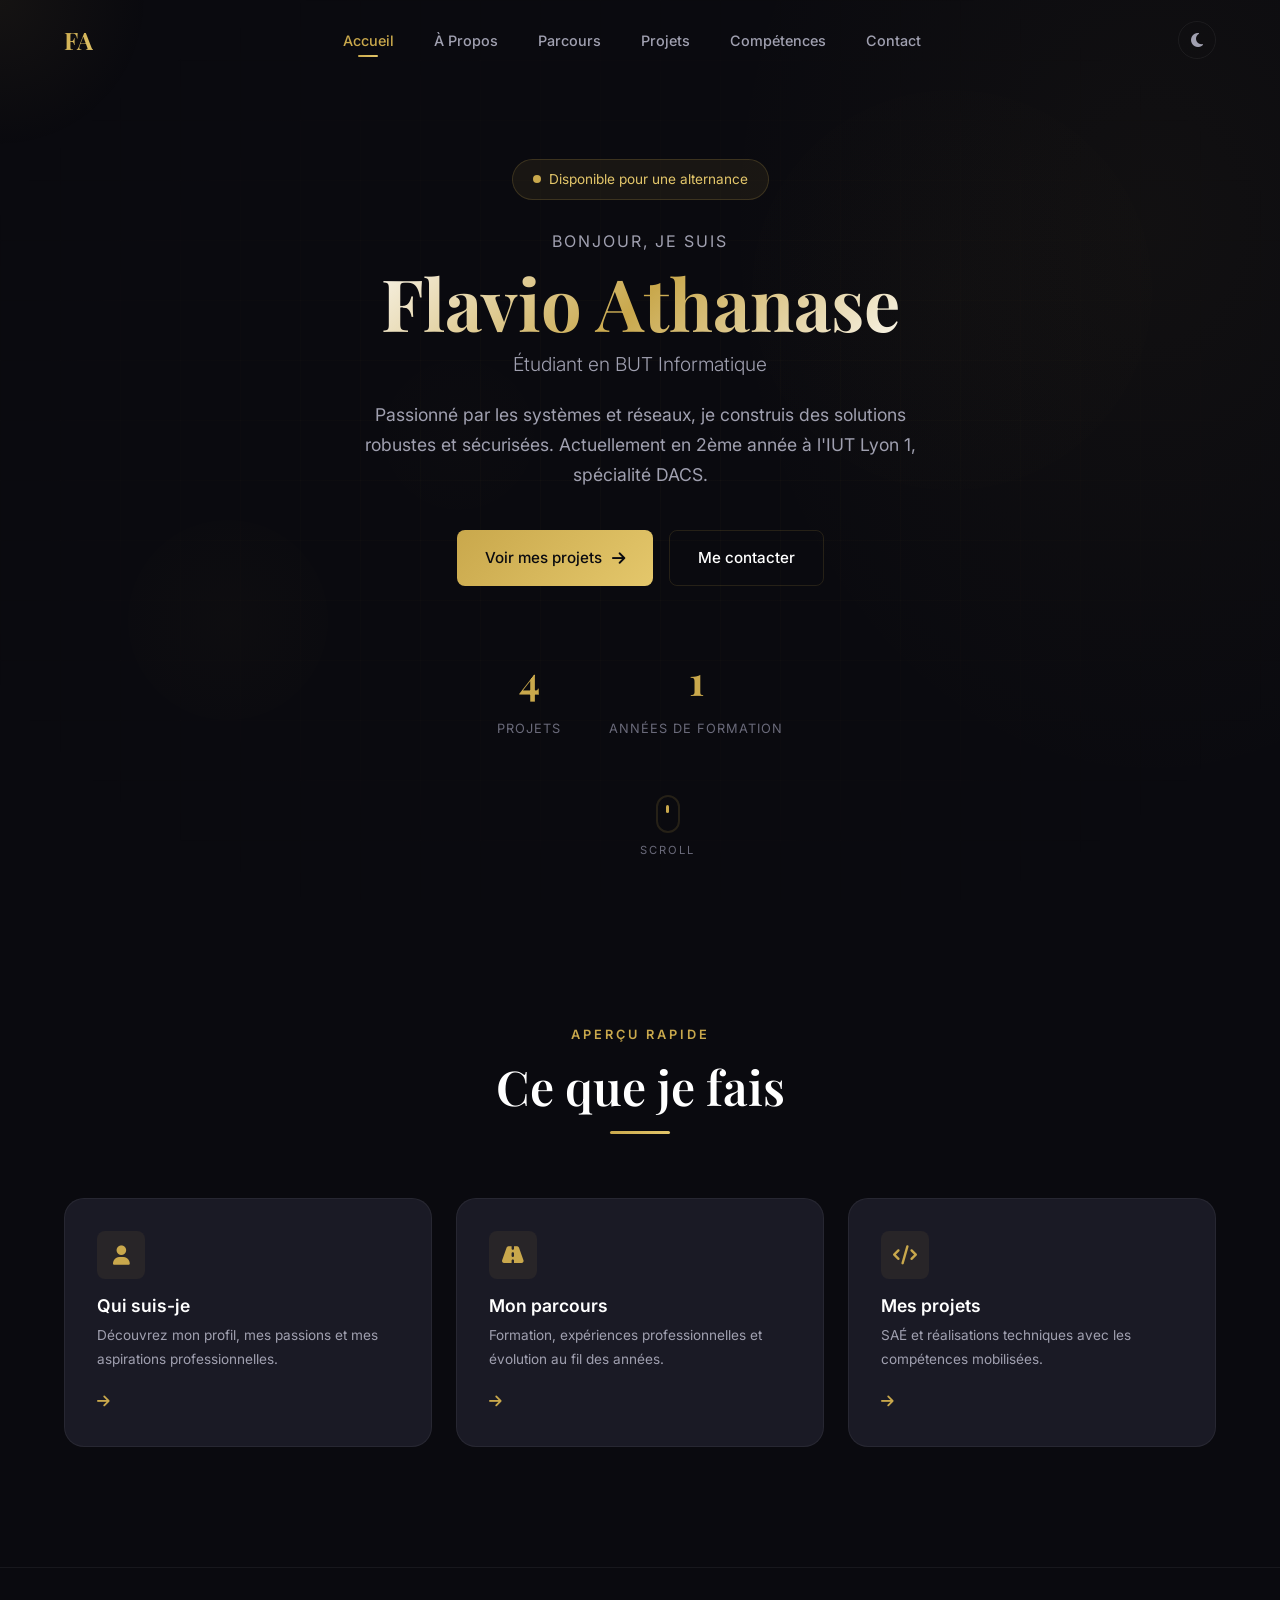
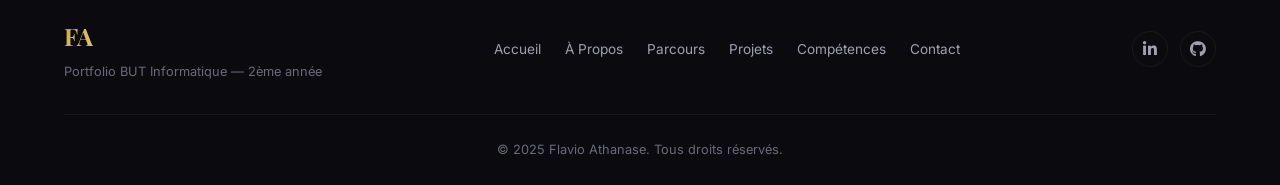
<file: index.html>
<!DOCTYPE html>
<html lang="fr">
<head>
    <meta charset="UTF-8">
    <meta name="viewport" content="width=device-width, initial-scale=1.0">
    <title>Flavio Athanase | Portfolio BUT Informatique</title>
    <link rel="preconnect" href="https://fonts.googleapis.com">
    <link rel="preconnect" href="https://fonts.gstatic.com" crossorigin>
    <link href="https://fonts.googleapis.com/css2?family=Inter:wght@300;400;500;600;700;800&family=Playfair+Display:wght@400;500;600;700&display=swap" rel="stylesheet">
    <link rel="stylesheet" href="https://cdnjs.cloudflare.com/ajax/libs/font-awesome/6.5.1/css/all.min.css">
    <link rel="stylesheet" href="css/style.css">
    <script>if(localStorage.getItem("portfolio_theme")==="light")document.documentElement.setAttribute("data-theme","light");</script>
</head>
<body>
    <!-- Cursor glow effect -->
    <div class="cursor-glow" id="cursorGlow"></div>

    <!-- Navigation -->
    <nav class="navbar" id="navbar">
        <div class="nav-container">
            <a href="index.html" class="nav-logo">
                <span class="logo-text">FA</span>
            </a>
            <ul class="nav-menu" id="navMenu">
                <li><a href="index.html" class="nav-link active">Accueil</a></li>
                <li><a href="apropos.html" class="nav-link">&Agrave; Propos</a></li>
                <li><a href="parcours.html" class="nav-link">Parcours</a></li>
                <li><a href="projets.html" class="nav-link">Projets</a></li>
                <li><a href="competences.html" class="nav-link">Comp&eacute;tences</a></li>
                <li><a href="contact.html" class="nav-link">Contact</a></li>
            </ul>
            <button class="theme-toggle" id="themeToggle" aria-label="Changer de th&egrave;me"><i class="fas fa-moon"></i><i class="fas fa-sun"></i></button>
            <button class="nav-toggle" id="navToggle" aria-label="Menu">
                <span></span>
                <span></span>
                <span></span>
            </button>
        </div>
    </nav>

    <!-- Hero / Accueil -->
    <section class="hero-section">
        <div class="hero-bg-effects">
            <div class="hero-gradient"></div>
            <div class="hero-grid"></div>
            <div class="floating-shapes">
                <div class="shape shape-1"></div>
                <div class="shape shape-2"></div>
                <div class="shape shape-3"></div>
            </div>
        </div>
        <div class="hero-content">
            <div class="hero-badge">
                <span class="badge-dot"></span>
                Disponible pour une alternance
            </div>
            <h1 class="hero-title">
                <span class="hero-greeting">Bonjour, je suis</span>
                <span class="hero-name">Flavio Athanase</span>
                <span class="hero-subtitle">&Eacute;tudiant en BUT Informatique</span>
            </h1>
            <p class="hero-description">
                Passionn&eacute; par les syst&egrave;mes et r&eacute;seaux, je construis des solutions robustes et s&eacute;curis&eacute;es. 
                Actuellement en 2&egrave;me ann&eacute;e &agrave; l'IUT Lyon 1, sp&eacute;cialit&eacute; DACS.
            </p>
            <div class="hero-cta">
                <a href="projets.html" class="btn btn-primary">
                    <span>Voir mes projets</span>
                    <i class="fas fa-arrow-right"></i>
                </a>
                <a href="contact.html" class="btn btn-outline">
                    <span>Me contacter</span>
                </a>
            </div>
            <div class="hero-stats">
                <div class="stat-item">
                    <span class="stat-number" data-count="4">0</span>
                    <span class="stat-label">Projets</span>
                </div>
                <div class="stat-item">
                    <span class="stat-number" data-count="2">0</span>
                    <span class="stat-label">Ann&eacute;es de formation</span>
                </div>
            </div>
        </div>
        <div class="scroll-indicator">
            <div class="mouse">
                <div class="wheel"></div>
            </div>
            <span>Scroll</span>
        </div>
    </section>

    <!-- Quick preview sections on homepage -->
    <section class="section">
        <div class="container">
            <div class="section-header">
                <span class="section-tag">Aper&ccedil;u rapide</span>
                <h2 class="section-title">Ce que je fais</h2>
                <div class="section-line"></div>
            </div>
            <div class="quick-cards">
                <a href="apropos.html" class="quick-card">
                    <div class="quick-icon"><i class="fas fa-user"></i></div>
                    <h3>Qui suis-je</h3>
                    <p>D&eacute;couvrez mon profil, mes passions et mes aspirations professionnelles.</p>
                    <span class="quick-arrow"><i class="fas fa-arrow-right"></i></span>
                </a>
                <a href="parcours.html" class="quick-card">
                    <div class="quick-icon"><i class="fas fa-road"></i></div>
                    <h3>Mon parcours</h3>
                    <p>Formation, exp&eacute;riences professionnelles et &eacute;volution au fil des ann&eacute;es.</p>
                    <span class="quick-arrow"><i class="fas fa-arrow-right"></i></span>
                </a>
                <a href="projets.html" class="quick-card">
                    <div class="quick-icon"><i class="fas fa-code"></i></div>
                    <h3>Mes projets</h3>
                    <p>SA&Eacute; et r&eacute;alisations techniques avec les comp&eacute;tences mobilis&eacute;es.</p>
                    <span class="quick-arrow"><i class="fas fa-arrow-right"></i></span>
                </a>

            </div>
        </div>
    </section>

    <!-- Footer -->
    <footer class="footer">
        <div class="container">
            <div class="footer-content">
                <div class="footer-logo">
                    <span class="logo-text">FA</span>
                    <p>Portfolio BUT Informatique &mdash; 2&egrave;me ann&eacute;e</p>
                </div>
                <div class="footer-links">
                    <a href="index.html">Accueil</a>
                    <a href="apropos.html">&Agrave; Propos</a>
                    <a href="parcours.html">Parcours</a>
                    <a href="projets.html">Projets</a>
                    <a href="competences.html">Comp&eacute;tences</a>
                    <a href="contact.html">Contact</a>
                </div>
                <div class="footer-socials">
                    <a href="https://www.linkedin.com/in/flavio-athanase-605983305/" target="_blank" rel="noopener"><i class="fab fa-linkedin-in"></i></a>
                    <a href="https://github.com/Flay973" target="_blank" rel="noopener"><i class="fab fa-github"></i></a>
                </div>
            </div>
            <div class="footer-bottom">
                <p>&copy; 2025 Flavio Athanase. Tous droits r&eacute;serv&eacute;s.</p>
            </div>
        </div>
    </footer>

    <script src="js/main.js"></script>
</body>
</html>
</file>
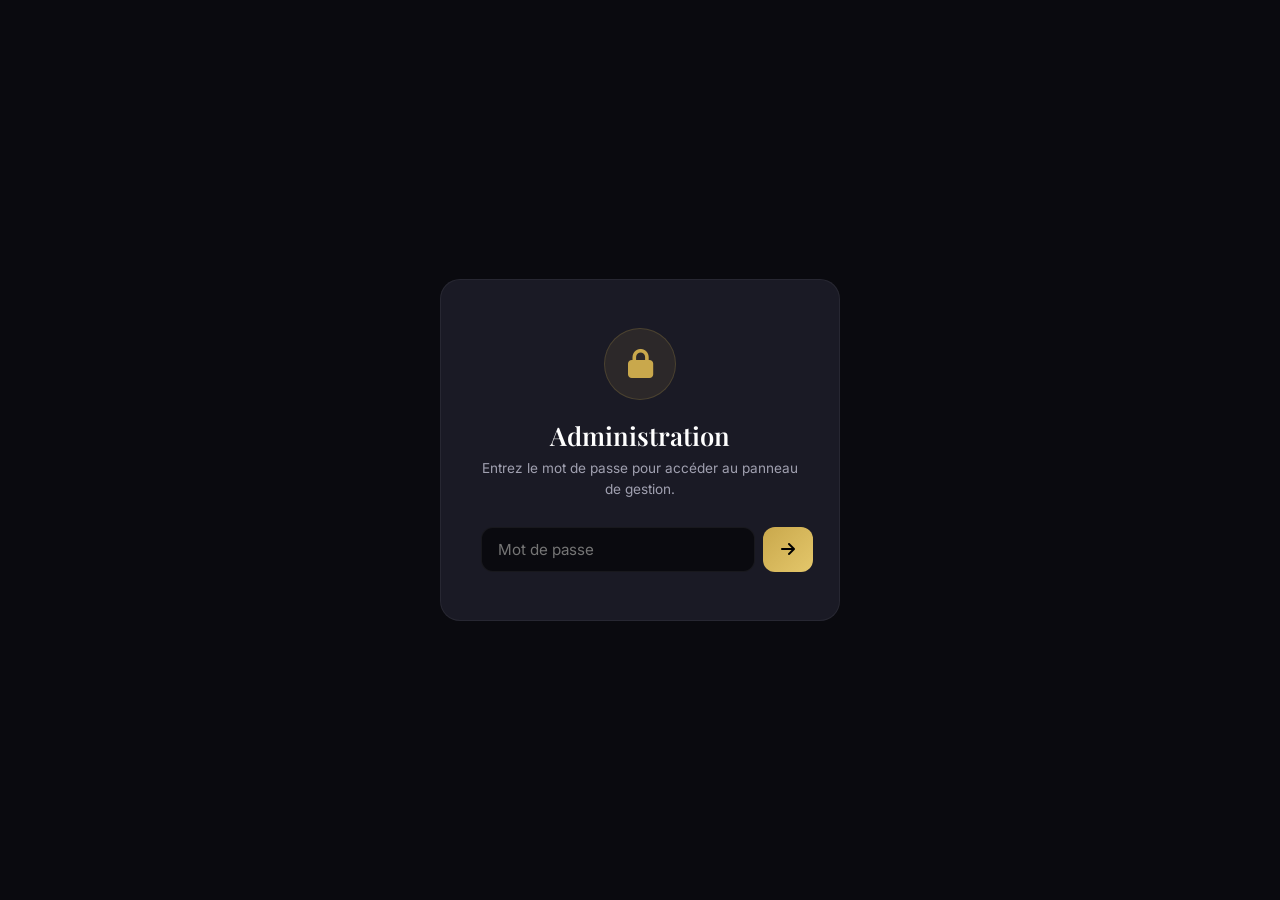
<file: admin.html>
<!DOCTYPE html>
<html lang="fr">
<head>
    <meta charset="UTF-8">
    <meta name="viewport" content="width=device-width, initial-scale=1.0">
    <title>Administration | Portfolio</title>
    <link rel="preconnect" href="https://fonts.googleapis.com">
    <link rel="preconnect" href="https://fonts.gstatic.com" crossorigin>
    <link href="https://fonts.googleapis.com/css2?family=Inter:wght@300;400;500;600;700;800&family=Playfair+Display:wght@400;500;600;700&display=swap" rel="stylesheet">
    <link rel="stylesheet" href="https://cdnjs.cloudflare.com/ajax/libs/font-awesome/6.5.1/css/all.min.css">
    <link rel="stylesheet" href="css/style.css">
    <link rel="stylesheet" href="css/admin.css">
    <script>if(localStorage.getItem("portfolio_theme")==="light")document.documentElement.setAttribute("data-theme","light");</script>
</head>
<body>
    <div class="cursor-glow" id="cursorGlow"></div>

    <nav class="navbar scrolled" id="navbar">
        <div class="nav-container">
            <a href="index.html" class="nav-logo"><span class="logo-text">FA</span></a>
            <ul class="nav-menu" id="navMenu">
                <li><a href="index.html" class="nav-link">Accueil</a></li>
                <li><a href="apropos.html" class="nav-link">&Agrave; Propos</a></li>
                <li><a href="parcours.html" class="nav-link">Parcours</a></li>
                <li><a href="projets.html" class="nav-link">Projets</a></li>
                <li><a href="competences.html" class="nav-link">Comp&eacute;tences</a></li>
                <li><a href="contact.html" class="nav-link">Contact</a></li>
            </ul>
            <button class="theme-toggle" id="themeToggle" aria-label="Changer de thème"><i class="fas fa-moon"></i><i class="fas fa-sun"></i></button>
            <button class="nav-toggle" id="navToggle" aria-label="Menu"><span></span><span></span><span></span></button>
        </div>
    </nav>

    <div class="breadcrumb visible">
        <div class="breadcrumb-container">
            <a href="index.html"><i class="fas fa-home"></i></a>
            <span class="breadcrumb-separator">/</span>
            <span class="breadcrumb-current">Administration</span>
        </div>
    </div>

    <!-- Login overlay -->
    <div id="adminLogin" class="admin-login-overlay">
        <div class="admin-login-card">
            <div class="admin-login-icon"><i class="fas fa-lock"></i></div>
            <h2>Administration</h2>
            <p>Entrez le mot de passe pour acc&eacute;der au panneau de gestion.</p>
            <form id="loginForm" onsubmit="return false;">
                <div class="admin-login-field">
                    <input type="password" id="adminPassword" placeholder="Mot de passe" autocomplete="current-password">
                    <button type="submit" id="loginBtn"><i class="fas fa-arrow-right"></i></button>
                </div>
                <p id="loginError" class="admin-login-error" style="display:none;">Mot de passe incorrect</p>
            </form>
        </div>
    </div>

    <section class="section page-section" id="adminContent" style="display:none;">
        <div class="container">
            <div class="section-header">
                <span class="section-tag">Panneau de gestion</span>
                <h2 class="section-title">Administration</h2>
                <div class="section-line"></div>
            </div>

            <div class="admin-tabs">
                <button class="admin-tab active" data-tab="projets"><i class="fas fa-code"></i> Projets</button>
                <button class="admin-tab" data-tab="parcours"><i class="fas fa-road"></i> Parcours</button>
                <button class="admin-tab" data-tab="competences"><i class="fas fa-chart-bar"></i> Comp&eacute;tences</button>
                <button class="admin-tab" data-tab="outils"><i class="fas fa-tools"></i> Outils</button>
            </div>

            <!-- PROJETS TAB -->
            <div class="admin-panel" id="panel-projets">
                <div class="admin-header">
                    <h3>Mes projets</h3>
                    <button class="btn btn-primary btn-sm" id="btnAddProjet"><i class="fas fa-plus"></i> Ajouter un projet</button>
                </div>
                <div class="admin-list" id="listProjets"></div>

                <div class="admin-form-overlay" id="formProjet" style="display:none;">
                    <div class="admin-form-container">
                        <div class="admin-form-header">
                            <h3 id="formProjetTitle">Ajouter un projet</h3>
                            <button class="admin-form-close" id="closeFormProjet"><i class="fas fa-times"></i></button>
                        </div>
                        <form id="projetForm">
                            <input type="hidden" id="projetId" value="">
                            <div class="form-row">
                                <div class="form-group">
                                    <label>Nom du projet *</label>
                                    <input type="text" id="projetNom" required placeholder="Ex: SA&Eacute; D&eacute;veloppement Web">
                                </div>
                                <div class="form-group">
                                    <label>Semestre *</label>
                                    <input type="text" id="projetSemestre" required placeholder="Ex: S3">
                                </div>
                            </div>
                            <div class="form-row">
                                <div class="form-group">
                                    <label>Th&egrave;me *</label>
                                    <select id="projetTheme" required>
                                        <option value="scolaire">Scolaire</option>
                                        <option value="alternance">Alternance</option>
                                        <option value="stage">Stage</option>
                                    </select>
                                </div>
                                <div class="form-group">
                                    <label>Ic&ocirc;ne</label>
                                    <select id="projetIcone">
                                        <option value="fa-code">Code</option>
                                        <option value="fa-network-wired">R&eacute;seau</option>
                                        <option value="fa-database">BDD</option>
                                        <option value="fa-laptop-code">Laptop</option>
                                        <option value="fa-shield-alt">S&eacute;curit&eacute;</option>
                                        <option value="fa-server">Serveur</option>
                                        <option value="fa-globe">Web</option>
                                        <option value="fa-mobile-alt">Mobile</option>
                                        <option value="fa-robot">Robot/IA</option>
                                    </select>
                                </div>
                            </div>
                            <div class="form-group">
                                <label>Description courte *</label>
                                <textarea id="projetDescription" rows="2" required placeholder="R&eacute;sum&eacute; en une ou deux phrases"></textarea>
                            </div>
                            <div class="form-group">
                                <label>Description d&eacute;taill&eacute;e</label>
                                <textarea id="projetDetails" rows="4" placeholder="Description compl&egrave;te du projet..."></textarea>
                            </div>
                            <div class="form-group">
                                <label>Technologies (s&eacute;par&eacute;es par des virgules)</label>
                                <input type="text" id="projetTechnologies" placeholder="Ex: Java, HTML/CSS, Git">
                            </div>
                            <div class="form-group">
                                <label>Lien du projet (optionnel)</label>
                                <input type="url" id="projetLien" placeholder="https://github.com/...">
                            </div>
                            <div class="form-group">
                                <label>Objectifs (un par ligne)</label>
                                <textarea id="projetObjectifs" rows="3" placeholder="Analyser le cahier des charges&#10;D&eacute;velopper l'interface"></textarea>
                            </div>
                            <div class="form-group">
                                <label>R&eacute;sultats obtenus</label>
                                <textarea id="projetResultats" rows="2" placeholder="Ce qui a &eacute;t&eacute; accompli..."></textarea>
                            </div>

                            <!-- Comp&eacute;tences utilis&eacute;es -->
                            <div class="form-group">
                                <label>Comp&eacute;tences utilis&eacute;es</label>
                                <div id="projetCompetencesContainer" class="competences-selection"></div>
                            </div>

                            <div class="form-actions">
                                <button type="button" class="btn btn-outline btn-sm" id="cancelProjet">Annuler</button>
                                <button type="submit" class="btn btn-primary btn-sm">Enregistrer</button>
                            </div>
                        </form>
                    </div>
                </div>
            </div>

            <!-- PARCOURS TAB -->
            <div class="admin-panel" id="panel-parcours" style="display:none;">
                <div class="admin-header">
                    <h3>Mon parcours</h3>
                    <button class="btn btn-primary btn-sm" id="btnAddParcours"><i class="fas fa-plus"></i> Ajouter une exp&eacute;rience</button>
                </div>
                <div class="admin-list" id="listParcours"></div>

                <div class="admin-form-overlay" id="formParcours" style="display:none;">
                    <div class="admin-form-container">
                        <div class="admin-form-header">
                            <h3 id="formParcoursTitle">Ajouter une exp&eacute;rience</h3>
                            <button class="admin-form-close" id="closeFormParcours"><i class="fas fa-times"></i></button>
                        </div>
                        <form id="parcoursForm">
                            <input type="hidden" id="parcoursIdx" value="">
                            <div class="form-group">
                                <label>Date / P&eacute;riode *</label>
                                <input type="text" id="parcoursDate" required placeholder="Ex: Depuis Septembre 2025">
                            </div>
                            <div class="form-group">
                                <label>Titre *</label>
                                <input type="text" id="parcoursTitre" required placeholder="Ex: Alternance D&eacute;veloppeur">
                            </div>
                            <div class="form-row">
                                <div class="form-group">
                                    <label>Lieu / Entreprise *</label>
                                    <input type="text" id="parcoursLieu" required placeholder="Ex: Google France">
                                </div>
                                <div class="form-group">
                                    <label>Type</label>
                                    <select id="parcoursType">
                                        <option value="formation">Formation</option>
                                        <option value="travail">Travail / Stage</option>
                                        <option value="projet">Projet personnel</option>
                                    </select>
                                </div>
                            </div>
                            <div class="form-group">
                                <label>Description *</label>
                                <textarea id="parcoursDescription" rows="3" required placeholder="D&eacute;crivez cette exp&eacute;rience..."></textarea>
                            </div>
                            <div class="form-group">
                                <label>Tags (s&eacute;par&eacute;s par des virgules)</label>
                                <input type="text" id="parcoursTags" placeholder="Ex: Java, Linux, Gestion de projet">
                            </div>
                            <div class="form-actions">
                                <button type="button" class="btn btn-outline btn-sm" id="cancelParcours">Annuler</button>
                                <button type="submit" class="btn btn-primary btn-sm">Enregistrer</button>
                            </div>
                        </form>
                    </div>
                </div>
            </div>

            <!-- COMPETENCES TAB -->
            <div class="admin-panel" id="panel-competences" style="display:none;">
                <div class="admin-header">
                    <h3>Mes comp&eacute;tences</h3>
                    <p class="admin-hint">Cliquez sur une comp&eacute;tence pour modifier sa progression et ses apprentissages.</p>
                </div>
                <div class="admin-list" id="listCompetences"></div>

                <div class="admin-form-overlay" id="formCompetence" style="display:none;">
                    <div class="admin-form-container">
                        <div class="admin-form-header">
                            <h3 id="formCompetenceTitle">Modifier la comp&eacute;tence</h3>
                            <button class="admin-form-close" id="closeFormCompetence"><i class="fas fa-times"></i></button>
                        </div>
                        <form id="competenceForm">
                            <input type="hidden" id="competenceIdx" value="">
                            <div class="form-row">
                                <div class="form-group">
                                    <label>Niveau (1-3)</label>
                                    <select id="competenceNiveau">
                                        <option value="1">Niveau 1 - Novice</option>
                                        <option value="2">Niveau 2 - Interm&eacute;diaire</option>
                                        <option value="3">Niveau 3 - Avanc&eacute;</option>
                                    </select>
                                </div>
                                <div class="form-group">
                                    <label>Progression (%)</label>
                                    <input type="range" id="competenceProgression" min="0" max="100" value="50">
                                    <span class="range-value" id="progressionValue">50%</span>
                                </div>
                            </div>
                            <div class="form-group">
                                <label>Description d&eacute;taill&eacute;e</label>
                                <textarea id="competenceDetails" rows="3" placeholder="D&eacute;taillez votre niveau..."></textarea>
                            </div>
                            <div class="form-group">
                                <label>Apprentissages critiques</label>
                                <div id="apprentissagesList" class="apprentissages-list"></div>
                                <div class="add-apprentissage">
                                    <input type="text" id="newApprentissage" placeholder="Nouvel apprentissage critique">
                                    <button type="button" class="btn btn-outline btn-xs" id="btnAddApprentissage"><i class="fas fa-plus"></i></button>
                                </div>
                            </div>
                            <div class="form-actions">
                                <button type="button" class="btn btn-outline btn-sm" id="cancelCompetence">Annuler</button>
                                <button type="submit" class="btn btn-primary btn-sm">Enregistrer</button>
                            </div>
                        </form>
                    </div>
                </div>
            </div>

            <!-- OUTILS TAB -->
            <div class="admin-panel" id="panel-outils" style="display:none;">
                <div class="admin-header">
                    <h3>Outils & Technologies</h3>
                    <button class="btn btn-primary btn-sm" id="btnAddOutil"><i class="fas fa-plus"></i> Ajouter un outil</button>
                </div>
                <div class="admin-list" id="listOutils"></div>

                <div class="admin-form-overlay" id="formOutil" style="display:none;">
                    <div class="admin-form-container">
                        <div class="admin-form-header">
                            <h3 id="formOutilTitle">Ajouter un outil</h3>
                            <button class="admin-form-close" id="closeFormOutil"><i class="fas fa-times"></i></button>
                        </div>
                        <form id="outilForm">
                            <input type="hidden" id="outilIdx" value="">
                            <div class="form-row">
                                <div class="form-group">
                                    <label>Nom de l'outil *</label>
                                    <input type="text" id="outilNom" required placeholder="Ex: Docker">
                                </div>
                                <div class="form-group">
                                    <label>Cat&eacute;gorie *</label>
                                    <select id="outilCategorie" required>
                                        <option value="Langages">Langages</option>
                                        <option value="Outils">Outils</option>
                                        <option value="Syst&egrave;mes">Syst&egrave;mes</option>
                                    </select>
                                </div>
                            </div>
                            <div class="form-row">
                                <div class="form-group">
                                    <label>Ic&ocirc;ne FontAwesome</label>
                                    <input type="text" id="outilIcone" placeholder="Ex: fab fa-docker">
                                </div>
                                <div class="form-group">
                                    <label>Niveau de ma&icirc;trise (%)</label>
                                    <input type="range" id="outilNiveau" min="0" max="100" value="50">
                                    <span class="range-value" id="outilNiveauValue">50%</span>
                                </div>
                            </div>
                            <div class="form-group">
                                <label>Description</label>
                                <textarea id="outilDescription" rows="2" placeholder="D&eacute;crivez votre exp&eacute;rience avec cet outil..."></textarea>
                            </div>
                            <div class="form-actions">
                                <button type="button" class="btn btn-outline btn-sm" id="cancelOutil">Annuler</button>
                                <button type="submit" class="btn btn-primary btn-sm">Enregistrer</button>
                            </div>
                        </form>
                    </div>
                </div>
            </div>

            <!-- Actions globales -->
            <div class="admin-global-actions">
                <button class="btn btn-primary btn-sm" id="btnPublish"><i class="fas fa-cloud-upload-alt"></i> Publier les modifications</button>
                <button class="btn btn-outline btn-sm" id="btnReset"><i class="fas fa-undo"></i> R&eacute;initialiser</button>
                <button class="btn btn-outline btn-sm" id="btnExport"><i class="fas fa-download"></i> Exporter (JSON)</button>
                <button class="btn btn-outline btn-sm" id="btnImport"><i class="fas fa-upload"></i> Importer (JSON)</button>
                <input type="file" id="importFile" accept=".json" style="display:none;">
            </div>
            <p class="admin-publish-hint"><i class="fas fa-info-circle"></i> Apr&egrave;s avoir modifi&eacute; vos donn&eacute;es, cliquez sur <strong>&laquo; Publier les modifications &raquo;</strong> pour t&eacute;l&eacute;charger le fichier <code>data.js</code> mis &agrave; jour, puis remplacez-le dans votre d&eacute;p&ocirc;t GitHub pour que les changements soient visibles par tous.</p>
        </div>
    </section>

    <footer class="footer">
        <div class="container">
            <div class="footer-content">
                <div class="footer-logo">
                    <span class="logo-text">FA</span>
                    <p>Portfolio BUT Informatique &mdash; 2&egrave;me ann&eacute;e</p>
                </div>
                <div class="footer-links">
                    <a href="index.html">Accueil</a>
                    <a href="apropos.html">&Agrave; Propos</a>
                    <a href="parcours.html">Parcours</a>
                    <a href="projets.html">Projets</a>
                    <a href="competences.html">Comp&eacute;tences</a>
                    <a href="contact.html">Contact</a>
                </div>
                <div class="footer-socials">
                    <a href="https://www.linkedin.com/in/flavio-athanase-605983305/" target="_blank" rel="noopener"><i class="fab fa-linkedin-in"></i></a>
                    <a href="https://github.com/Flay973" target="_blank" rel="noopener"><i class="fab fa-github"></i></a>
                </div>
            </div>
            <div class="footer-bottom">
                <p>&copy; 2025 Flavio Athanase. Tous droits r&eacute;serv&eacute;s.</p>
            </div>
        </div>
    </footer>

    <script src="js/data.js"></script>
    <script>
        (function() {
            const ADMIN_HASH = '3b0d29bebe30d1a82cbf194822e0e3b1e872adf1f0e3d1af6396d7a6762d68a1';
            const SESSION_KEY = 'portfolio_admin_auth';

            async function hashPassword(pwd) {
                const data = new TextEncoder().encode(pwd);
                const buf = await crypto.subtle.digest('SHA-256', data);
                return Array.from(new Uint8Array(buf)).map(b => b.toString(16).padStart(2, '0')).join('');
            }

            function unlock() {
                document.getElementById('adminLogin').style.display = 'none';
                document.getElementById('adminContent').style.display = '';
                sessionStorage.setItem(SESSION_KEY, '1');
            }

            if (sessionStorage.getItem(SESSION_KEY) === '1') {
                unlock();
            }

            document.getElementById('loginForm').addEventListener('submit', async () => {
                const pwd = document.getElementById('adminPassword').value;
                const hash = await hashPassword(pwd);
                if (hash === ADMIN_HASH) {
                    unlock();
                } else {
                    document.getElementById('loginError').style.display = 'block';
                    document.getElementById('adminPassword').value = '';
                    document.getElementById('adminPassword').focus();
                }
            });

            document.getElementById('loginBtn').addEventListener('click', () => {
                document.getElementById('loginForm').dispatchEvent(new Event('submit'));
            });

            document.getElementById('adminPassword').addEventListener('keydown', (e) => {
                if (e.key === 'Enter') document.getElementById('loginForm').dispatchEvent(new Event('submit'));
            });
        })();
    </script>
    <script src="js/admin.js"></script>
    <script src="js/main.js"></script>
</body>
</html>
</file>
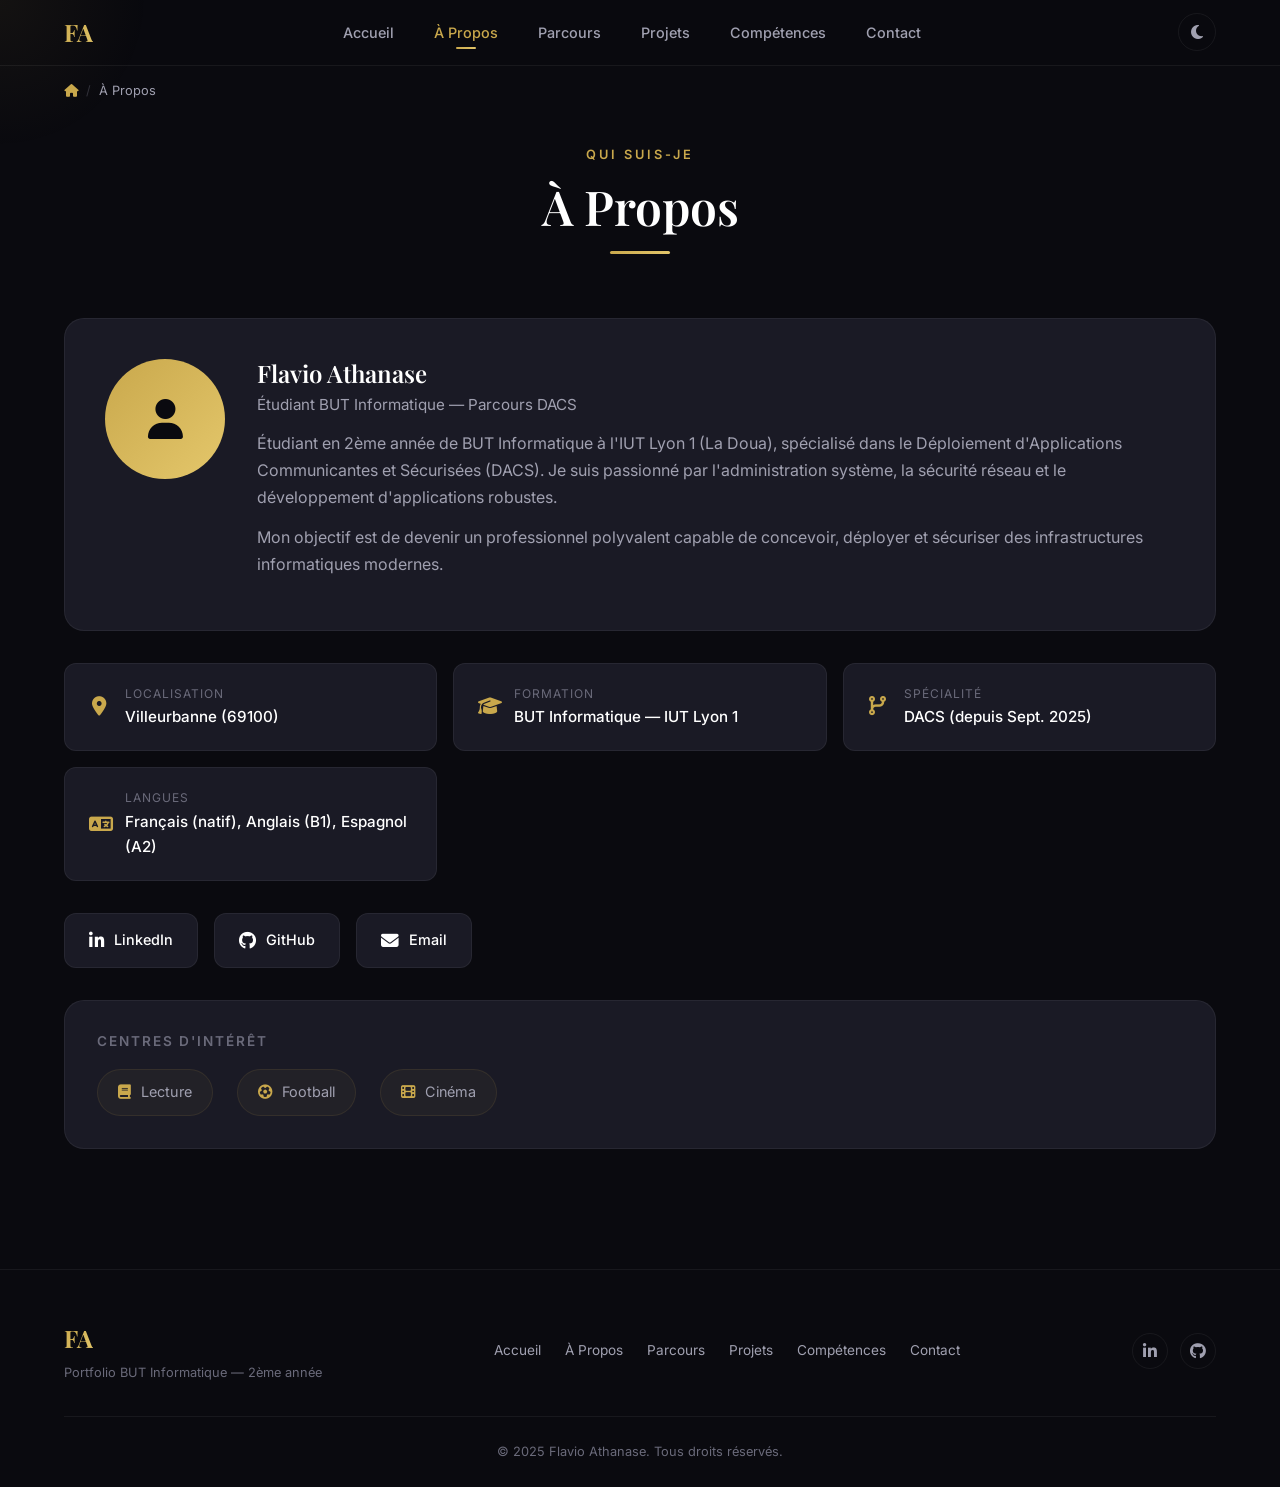
<file: apropos.html>
<!DOCTYPE html>
<html lang="fr">
<head>
    <meta charset="UTF-8">
    <meta name="viewport" content="width=device-width, initial-scale=1.0">
    <title>&Agrave; Propos | Flavio Athanase</title>
    <link rel="preconnect" href="https://fonts.googleapis.com">
    <link rel="preconnect" href="https://fonts.gstatic.com" crossorigin>
    <link href="https://fonts.googleapis.com/css2?family=Inter:wght@300;400;500;600;700;800&family=Playfair+Display:wght@400;500;600;700&display=swap" rel="stylesheet">
    <link rel="stylesheet" href="https://cdnjs.cloudflare.com/ajax/libs/font-awesome/6.5.1/css/all.min.css">
    <link rel="stylesheet" href="css/style.css">
    <script>if(localStorage.getItem("portfolio_theme")==="light")document.documentElement.setAttribute("data-theme","light");</script>
</head>
<body>
    <div class="cursor-glow" id="cursorGlow"></div>

    <!-- Navigation -->
    <nav class="navbar scrolled" id="navbar">
        <div class="nav-container">
            <a href="index.html" class="nav-logo"><span class="logo-text">FA</span></a>
            <ul class="nav-menu" id="navMenu">
                <li><a href="index.html" class="nav-link">Accueil</a></li>
                <li><a href="apropos.html" class="nav-link active">&Agrave; Propos</a></li>
                <li><a href="parcours.html" class="nav-link">Parcours</a></li>
                <li><a href="projets.html" class="nav-link">Projets</a></li>
                <li><a href="competences.html" class="nav-link">Comp&eacute;tences</a></li>
                <li><a href="contact.html" class="nav-link">Contact</a></li>
            </ul>
            <button class="theme-toggle" id="themeToggle" aria-label="Changer de thème"><i class="fas fa-moon"></i><i class="fas fa-sun"></i></button>
            <button class="nav-toggle" id="navToggle" aria-label="Menu"><span></span><span></span><span></span></button>
        </div>
    </nav>

    <!-- Breadcrumb -->
    <div class="breadcrumb visible">
        <div class="breadcrumb-container">
            <a href="index.html"><i class="fas fa-home"></i></a>
            <span class="breadcrumb-separator">/</span>
            <span class="breadcrumb-current">&Agrave; Propos</span>
        </div>
    </div>

    <!-- Page Content -->
    <section class="section page-section">
        <div class="container">
            <div class="section-header">
                <span class="section-tag">Qui suis-je</span>
                <h2 class="section-title">&Agrave; Propos</h2>
                <div class="section-line"></div>
            </div>
            <div class="about-grid">
                <!-- === CARTE DE PRESENTATION === -->
                <!-- Pour modifier : changez le texte entre les balises <p> -->
                <div class="about-card about-intro">
                    <div class="about-avatar">
                        <div class="avatar-placeholder">
                            <i class="fas fa-user"></i>
                        </div>
                    </div>
                    <div class="about-text">
                        <h3>Flavio Athanase</h3>
                        <p class="about-role">&Eacute;tudiant BUT Informatique &mdash; Parcours DACS</p>
                        <p>
                            &Eacute;tudiant en 2&egrave;me ann&eacute;e de BUT Informatique &agrave; l'IUT Lyon 1 (La Doua), 
                            sp&eacute;cialis&eacute; dans le D&eacute;ploiement d'Applications Communicantes et S&eacute;curis&eacute;es (DACS).
                            Je suis passionn&eacute; par l'administration syst&egrave;me, la s&eacute;curit&eacute; r&eacute;seau et 
                            le d&eacute;veloppement d'applications robustes.
                        </p>
                        <p>
                            Mon objectif est de devenir un professionnel polyvalent capable de concevoir, 
                            d&eacute;ployer et s&eacute;curiser des infrastructures informatiques modernes.
                        </p>
                    </div>
                </div>

                <!-- === INFORMATIONS PERSONNELLES === -->
                <!-- Pour modifier : changez le texte dans <span class="detail-value"> -->
                <div class="about-details">
                    <div class="detail-card">
                        <i class="fas fa-map-marker-alt"></i>
                        <div>
                            <span class="detail-label">Localisation</span>
                            <span class="detail-value">Villeurbanne (69100)</span>
                        </div>
                    </div>
                    <div class="detail-card">
                        <i class="fas fa-graduation-cap"></i>
                        <div>
                            <span class="detail-label">Formation</span>
                            <span class="detail-value">BUT Informatique &mdash; IUT Lyon 1</span>
                        </div>
                    </div>
                    <div class="detail-card">
                        <i class="fas fa-code-branch"></i>
                        <div>
                            <span class="detail-label">Sp&eacute;cialit&eacute;</span>
                            <span class="detail-value">DACS (depuis Sept. 2025)</span>
                        </div>
                    </div>
                    <div class="detail-card">
                        <i class="fas fa-language"></i>
                        <div>
                            <span class="detail-label">Langues</span>
                            <span class="detail-value">Fran&ccedil;ais (natif), Anglais (B1), Espagnol (A2)</span>
                        </div>
                    </div>
                </div>

                <!-- === LIENS SOCIAUX === -->
                <!-- Pour ajouter un lien : copiez un <a class="social-link"> et changez le href et le texte -->
                <div class="about-links">
                    <a href="https://www.linkedin.com/in/flavio-athanase-605983305/" class="social-link" target="_blank" rel="noopener">
                        <i class="fab fa-linkedin-in"></i>
                        <span>LinkedIn</span>
                    </a>
                    <a href="https://github.com/Flay973" class="social-link" target="_blank" rel="noopener">
                        <i class="fab fa-github"></i>
                        <span>GitHub</span>
                    </a>
                    <a href="mailto:flavio.athanase@gmail.com" class="social-link">
                        <i class="fas fa-envelope"></i>
                        <span>Email</span>
                    </a>
                </div>

                <!-- === CENTRES D'INTERET === -->
                <!-- Pour ajouter un interet : copiez un <div class="interest-item"> et changez l'icone et le texte -->
                <div class="about-interests">
                    <h4>Centres d'int&eacute;r&ecirc;t</h4>
                    <div class="interests-grid">
                        <div class="interest-item">
                            <i class="fas fa-book"></i>
                            <span>Lecture</span>
                        </div>
                        <div class="interest-item">
                            <i class="fas fa-futbol"></i>
                            <span>Football</span>
                        </div>
                        <div class="interest-item">
                            <i class="fas fa-film"></i>
                            <span>Cin&eacute;ma</span>
                        </div>
                        <!-- AJOUTER UN CENTRE D'INTERET ICI :
                        <div class="interest-item">
                            <i class="fas fa-ICONE"></i>
                            <span>VOTRE INTERET</span>
                        </div>
                        -->
                    </div>
                </div>
            </div>
        </div>
    </section>

    <!-- Footer -->
    <footer class="footer">
        <div class="container">
            <div class="footer-content">
                <div class="footer-logo">
                    <span class="logo-text">FA</span>
                    <p>Portfolio BUT Informatique &mdash; 2&egrave;me ann&eacute;e</p>
                </div>
                <div class="footer-links">
                    <a href="index.html">Accueil</a>
                    <a href="apropos.html">&Agrave; Propos</a>
                    <a href="parcours.html">Parcours</a>
                    <a href="projets.html">Projets</a>
                    <a href="competences.html">Comp&eacute;tences</a>
                    <a href="contact.html">Contact</a>
                </div>
                <div class="footer-socials">
                    <a href="https://www.linkedin.com/in/flavio-athanase-605983305/" target="_blank" rel="noopener"><i class="fab fa-linkedin-in"></i></a>
                    <a href="https://github.com/Flay973" target="_blank" rel="noopener"><i class="fab fa-github"></i></a>
                </div>
            </div>
            <div class="footer-bottom">
                <p>&copy; 2025 Flavio Athanase. Tous droits r&eacute;serv&eacute;s.</p>
            </div>
        </div>
    </footer>

    <script src="js/main.js"></script>
</body>
</html>
</file>
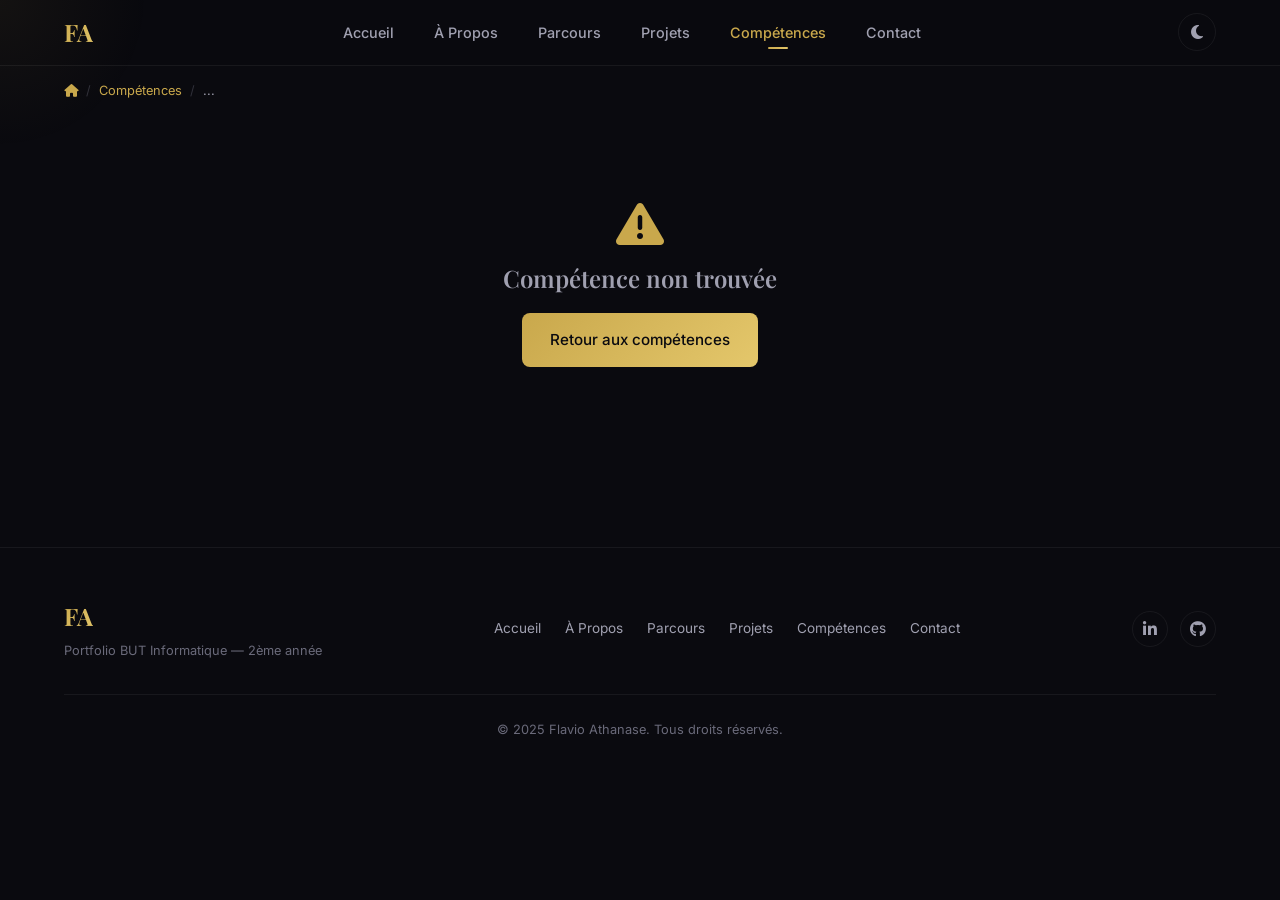
<file: competence-detail.html>
<!DOCTYPE html>
<html lang="fr">
<head>
    <meta charset="UTF-8">
    <meta name="viewport" content="width=device-width, initial-scale=1.0">
    <title>Comp&eacute;tence | Flavio Athanase</title>
    <link rel="preconnect" href="https://fonts.googleapis.com">
    <link rel="preconnect" href="https://fonts.gstatic.com" crossorigin>
    <link href="https://fonts.googleapis.com/css2?family=Inter:wght@300;400;500;600;700;800&family=Playfair+Display:wght@400;500;600;700&display=swap" rel="stylesheet">
    <link rel="stylesheet" href="https://cdnjs.cloudflare.com/ajax/libs/font-awesome/6.5.1/css/all.min.css">
    <link rel="stylesheet" href="css/style.css">
    <link rel="stylesheet" href="css/detail.css">
    <script>if(localStorage.getItem("portfolio_theme")==="light")document.documentElement.setAttribute("data-theme","light");</script>
</head>
<body>
    <div class="cursor-glow" id="cursorGlow"></div>

    <nav class="navbar scrolled" id="navbar">
        <div class="nav-container">
            <a href="index.html" class="nav-logo"><span class="logo-text">FA</span></a>
            <ul class="nav-menu" id="navMenu">
                <li><a href="index.html" class="nav-link">Accueil</a></li>
                <li><a href="apropos.html" class="nav-link">&Agrave; Propos</a></li>
                <li><a href="parcours.html" class="nav-link">Parcours</a></li>
                <li><a href="projets.html" class="nav-link">Projets</a></li>
                <li><a href="competences.html" class="nav-link active">Comp&eacute;tences</a></li>
                <li><a href="contact.html" class="nav-link">Contact</a></li>
            </ul>
            <button class="theme-toggle" id="themeToggle" aria-label="Changer de thème"><i class="fas fa-moon"></i><i class="fas fa-sun"></i></button>
            <button class="nav-toggle" id="navToggle" aria-label="Menu"><span></span><span></span><span></span></button>
        </div>
    </nav>

    <div class="breadcrumb visible">
        <div class="breadcrumb-container">
            <a href="index.html"><i class="fas fa-home"></i></a>
            <span class="breadcrumb-separator">/</span>
            <a href="competences.html">Comp&eacute;tences</a>
            <span class="breadcrumb-separator">/</span>
            <span class="breadcrumb-current" id="breadcrumbName">...</span>
        </div>
    </div>

    <section class="section page-section">
        <div class="container">
            <div id="competenceContent">
                <div class="detail-loading">Chargement...</div>
            </div>
        </div>
    </section>

    <footer class="footer">
        <div class="container">
            <div class="footer-content">
                <div class="footer-logo">
                    <span class="logo-text">FA</span>
                    <p>Portfolio BUT Informatique &mdash; 2&egrave;me ann&eacute;e</p>
                </div>
                <div class="footer-links">
                    <a href="index.html">Accueil</a>
                    <a href="apropos.html">&Agrave; Propos</a>
                    <a href="parcours.html">Parcours</a>
                    <a href="projets.html">Projets</a>
                    <a href="competences.html">Comp&eacute;tences</a>
                    <a href="contact.html">Contact</a>
                </div>
                <div class="footer-socials">
                    <a href="https://www.linkedin.com/in/flavio-athanase-605983305/" target="_blank" rel="noopener"><i class="fab fa-linkedin-in"></i></a>
                    <a href="https://github.com/Flay973" target="_blank" rel="noopener"><i class="fab fa-github"></i></a>
                </div>
            </div>
            <div class="footer-bottom">
                <p>&copy; 2025 Flavio Athanase. Tous droits r&eacute;serv&eacute;s.</p>
            </div>
        </div>
    </footer>

    <script src="js/data.js"></script>
    <script>
        document.addEventListener('DOMContentLoaded', () => {
            const params = new URLSearchParams(window.location.search);
            const id = params.get('id');
            const data = getData();
            const comp = data.competences.find(c => c.id === id);

            if (!comp) {
                document.getElementById('competenceContent').innerHTML = `
                    <div class="detail-not-found">
                        <i class="fas fa-exclamation-triangle"></i>
                        <h2>Comp\u00E9tence non trouv\u00E9e</h2>
                        <a href="competences.html" class="btn btn-primary btn-sm">Retour aux comp\u00E9tences</a>
                    </div>`;
                return;
            }

            document.title = comp.nom + ' | Flavio Athanase';
            document.getElementById('breadcrumbName').textContent = comp.nom;

            const projetsLies = (comp.projetsLies || [])
                .map(pid => data.projets.find(p => p.id === pid))
                .filter(Boolean);

            const maitrises = (comp.apprentissages || []).filter(a => a.maitrise).length;
            const total = (comp.apprentissages || []).length;

            document.getElementById('competenceContent').innerHTML = `
                <div class="detail-hero">
                    <div class="detail-hero-icon">
                        <i class="fas ${comp.icone}"></i>
                    </div>
                    <div class="detail-hero-info">
                        <h1>${comp.nom}</h1>
                        <p class="detail-hero-subtitle">${comp.description}</p>
                    </div>
                </div>

                <div class="detail-stats-row">
                    <div class="detail-stat">
                        <span class="detail-stat-value">Niveau ${comp.niveau}</span>
                        <span class="detail-stat-label">${comp.niveau === 1 ? 'Novice' : comp.niveau === 2 ? 'Interm\u00E9diaire' : 'Avanc\u00E9'}</span>
                    </div>
                    <div class="detail-stat">
                        <span class="detail-stat-value">${comp.progression}%</span>
                        <span class="detail-stat-label">Progression</span>
                    </div>
                    <div class="detail-stat">
                        <span class="detail-stat-value">${maitrises}/${total}</span>
                        <span class="detail-stat-label">Apprentissages ma\u00EEtris\u00E9s</span>
                    </div>
                </div>

                <div class="detail-progress-large">
                    <div class="progress-bar">
                        <div class="progress-fill" style="width:${comp.progression}%"></div>
                    </div>
                </div>

                ${comp.detailsTexte ? `
                <div class="detail-section">
                    <h2><i class="fas fa-info-circle"></i> Description</h2>
                    <p>${comp.detailsTexte}</p>
                </div>` : ''}

                <div class="detail-section">
                    <h2><i class="fas fa-list-check"></i> Apprentissages critiques</h2>
                    <div class="apprentissages-detail-list">
                        ${(comp.apprentissages || []).map(a => `
                            <div class="apprentissage-detail ${a.maitrise ? 'maitrise' : 'non-maitrise'}">
                                <div class="apprentissage-status">
                                    <i class="fas ${a.maitrise ? 'fa-check-circle' : 'fa-circle'}"></i>
                                </div>
                                <span>${a.nom}</span>
                                <span class="apprentissage-label">${a.maitrise ? 'Ma\u00EEtris\u00E9' : 'En cours'}</span>
                            </div>
                        `).join('')}
                    </div>
                </div>

                ${projetsLies.length ? `
                <div class="detail-section">
                    <h2><i class="fas fa-folder-open"></i> Projets li\u00E9s</h2>
                    <div class="detail-projects-grid">
                        ${projetsLies.map(p => `
                            <a href="projet-detail.html?id=${p.id}" class="detail-project-link">
                                <div class="detail-project-icon"><i class="fas ${p.icone}"></i></div>
                                <div>
                                    <h4>${p.nom}</h4>
                                    <p>${p.semestre} \u2014 ${p.technologies.join(', ')}</p>
                                </div>
                                <i class="fas fa-arrow-right"></i>
                            </a>
                        `).join('')}
                    </div>
                </div>` : ''}

                <div class="detail-back">
                    <a href="competences.html" class="btn btn-outline"><i class="fas fa-arrow-left"></i> Retour aux comp\u00E9tences</a>
                </div>
            `;
        });
    </script>
    <script src="js/main.js"></script>
</body>
</html>
</file>
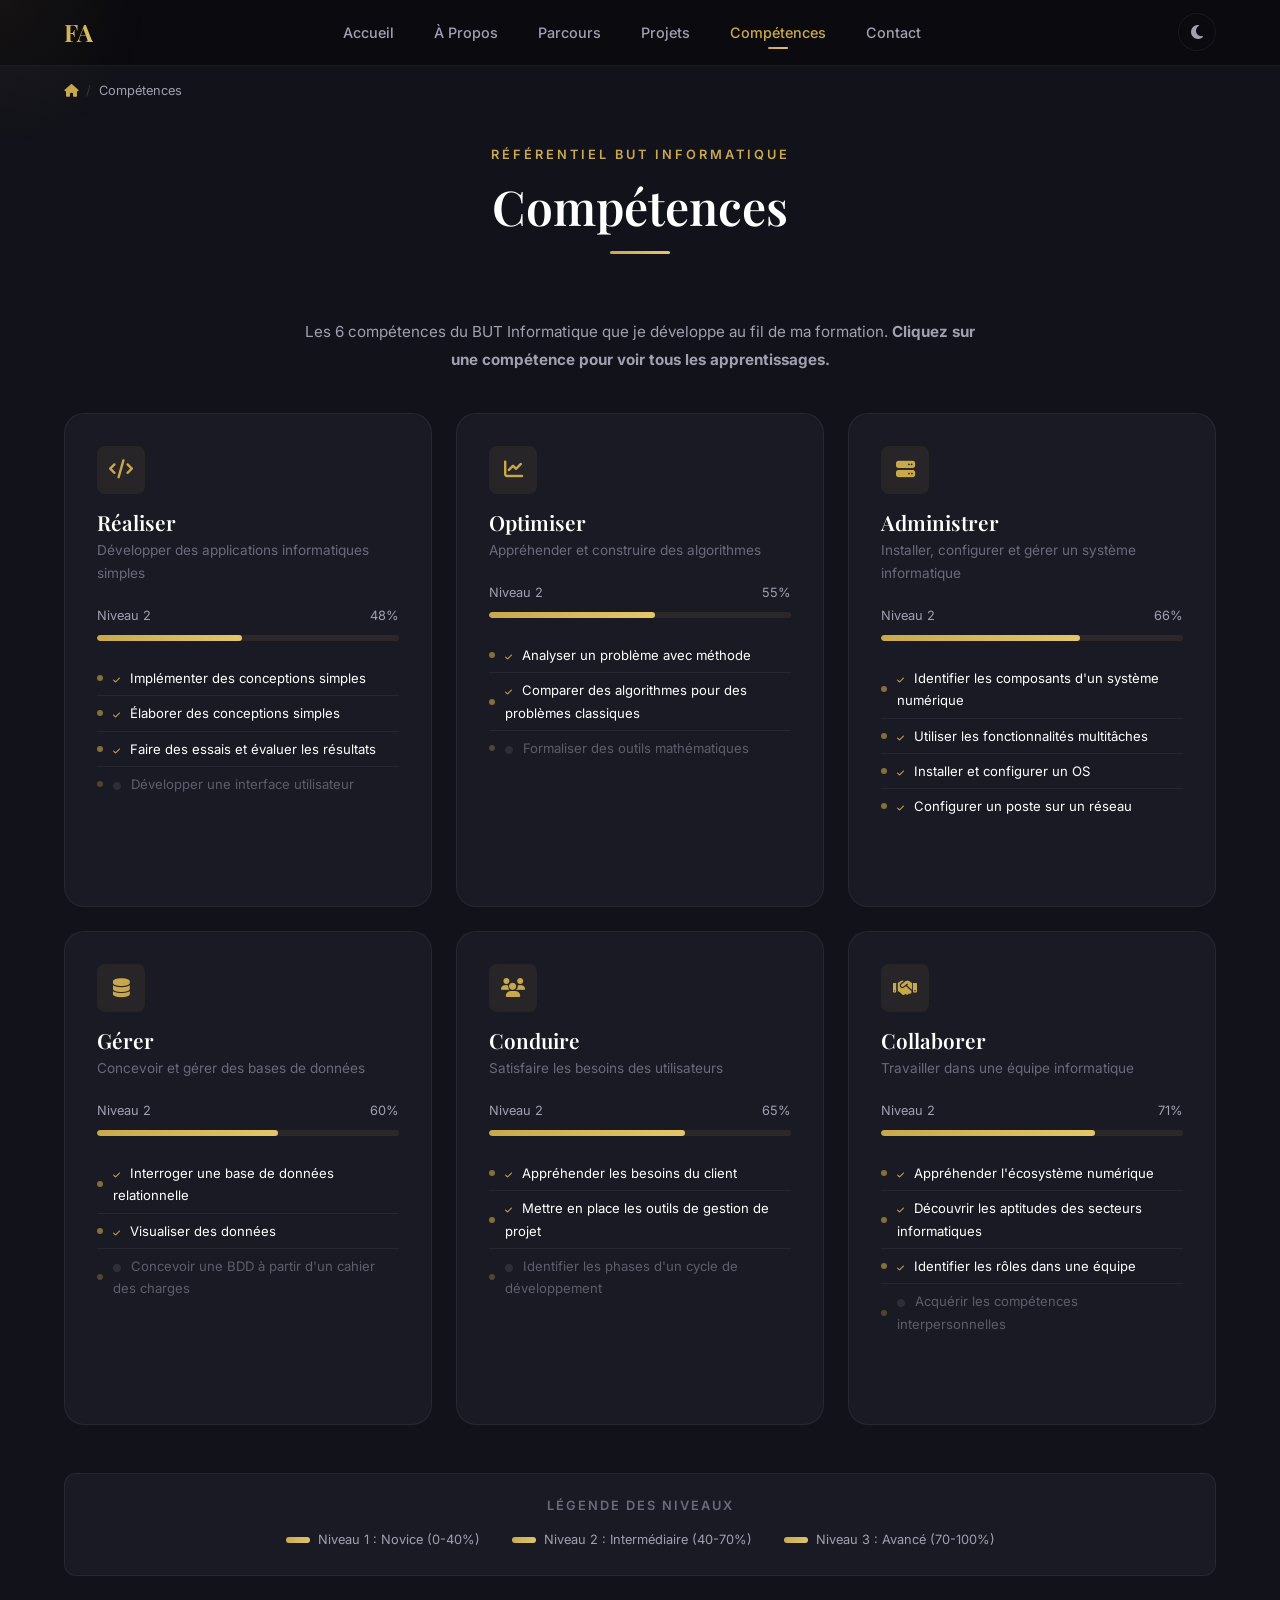
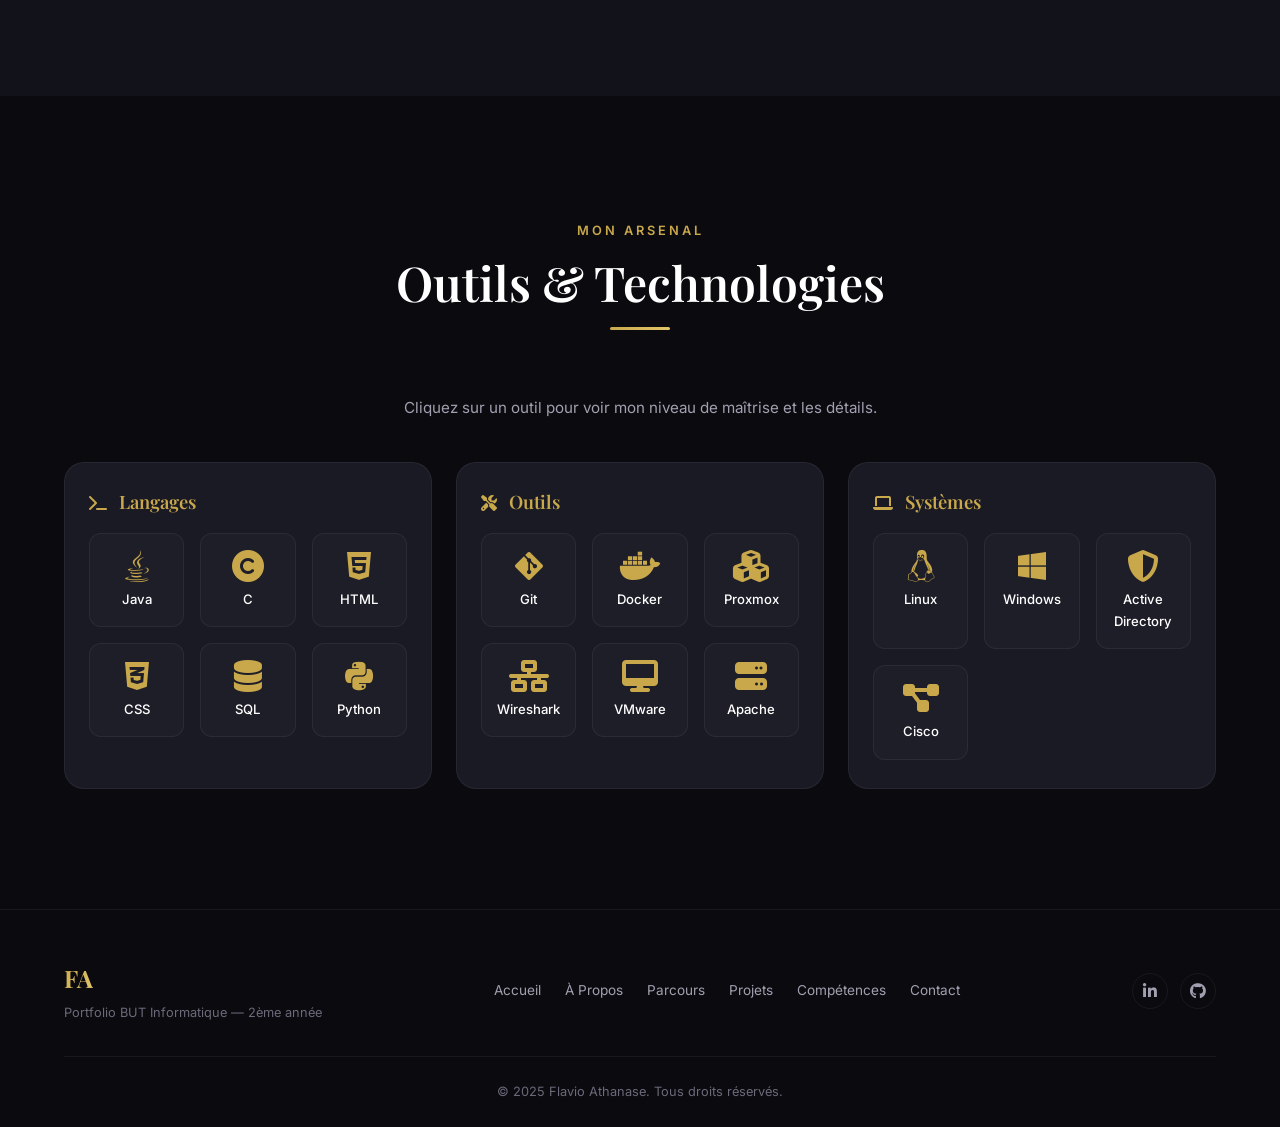
<file: competences.html>
<!DOCTYPE html>
<html lang="fr">
<head>
    <meta charset="UTF-8">
    <meta name="viewport" content="width=device-width, initial-scale=1.0">
    <title>Comp&eacute;tences | Flavio Athanase</title>
    <link rel="preconnect" href="https://fonts.googleapis.com">
    <link rel="preconnect" href="https://fonts.gstatic.com" crossorigin>
    <link href="https://fonts.googleapis.com/css2?family=Inter:wght@300;400;500;600;700;800&family=Playfair+Display:wght@400;500;600;700&display=swap" rel="stylesheet">
    <link rel="stylesheet" href="https://cdnjs.cloudflare.com/ajax/libs/font-awesome/6.5.1/css/all.min.css">
    <link rel="stylesheet" href="css/style.css">
    <script>if(localStorage.getItem("portfolio_theme")==="light")document.documentElement.setAttribute("data-theme","light");</script>
</head>
<body>
    <div class="cursor-glow" id="cursorGlow"></div>

    <nav class="navbar scrolled" id="navbar">
        <div class="nav-container">
            <a href="index.html" class="nav-logo"><span class="logo-text">FA</span></a>
            <ul class="nav-menu" id="navMenu">
                <li><a href="index.html" class="nav-link">Accueil</a></li>
                <li><a href="apropos.html" class="nav-link">&Agrave; Propos</a></li>
                <li><a href="parcours.html" class="nav-link">Parcours</a></li>
                <li><a href="projets.html" class="nav-link">Projets</a></li>
                <li><a href="competences.html" class="nav-link active">Comp&eacute;tences</a></li>
                <li><a href="contact.html" class="nav-link">Contact</a></li>
            </ul>
            <button class="theme-toggle" id="themeToggle" aria-label="Changer de thème"><i class="fas fa-moon"></i><i class="fas fa-sun"></i></button>
            <button class="nav-toggle" id="navToggle" aria-label="Menu"><span></span><span></span><span></span></button>
        </div>
    </nav>

    <div class="breadcrumb visible">
        <div class="breadcrumb-container">
            <a href="index.html"><i class="fas fa-home"></i></a>
            <span class="breadcrumb-separator">/</span>
            <span class="breadcrumb-current">Comp&eacute;tences</span>
        </div>
    </div>

    <section class="section page-section section-dark">
        <div class="container">
            <div class="section-header">
                <span class="section-tag">R&eacute;f&eacute;rentiel BUT Informatique</span>
                <h2 class="section-title">Comp&eacute;tences</h2>
                <div class="section-line"></div>
            </div>
            <p class="competences-intro">
                Les 6 comp&eacute;tences du BUT Informatique que je d&eacute;veloppe au fil de ma formation.
                <strong>Cliquez sur une comp&eacute;tence pour voir tous les apprentissages.</strong>
            </p>
            <div class="competences-grid" id="competencesGrid"></div>
            <div class="competences-legend">
                <h4>L&eacute;gende des niveaux</h4>
                <div class="legend-items">
                    <div class="legend-item">
                        <div class="legend-color" style="background: var(--accent-gradient)"></div>
                        <span>Niveau 1 : Novice (0-40%)</span>
                    </div>
                    <div class="legend-item">
                        <div class="legend-color" style="background: var(--accent-gradient)"></div>
                        <span>Niveau 2 : Interm&eacute;diaire (40-70%)</span>
                    </div>
                    <div class="legend-item">
                        <div class="legend-color" style="background: var(--accent-gradient)"></div>
                        <span>Niveau 3 : Avanc&eacute; (70-100%)</span>
                    </div>
                </div>
            </div>
        </div>
    </section>

    <section class="section">
        <div class="container">
            <div class="section-header">
                <span class="section-tag">Mon arsenal</span>
                <h2 class="section-title">Outils & Technologies</h2>
                <div class="section-line"></div>
            </div>
            <p class="competences-intro">Cliquez sur un outil pour voir mon niveau de ma&icirc;trise et les d&eacute;tails.</p>
            <div class="outils-columns" id="outilsGrid"></div>
        </div>
    </section>

    <div id="outilOverlay" class="outil-detail-overlay" style="display:none;">
        <div class="outil-detail-card">
            <button class="outil-detail-close" id="outilClose"><i class="fas fa-times"></i></button>
            <div id="outilDetailContent"></div>
        </div>
    </div>

    <footer class="footer">
        <div class="container">
            <div class="footer-content">
                <div class="footer-logo">
                    <span class="logo-text">FA</span>
                    <p>Portfolio BUT Informatique &mdash; 2&egrave;me ann&eacute;e</p>
                </div>
                <div class="footer-links">
                    <a href="index.html">Accueil</a>
                    <a href="apropos.html">&Agrave; Propos</a>
                    <a href="parcours.html">Parcours</a>
                    <a href="projets.html">Projets</a>
                    <a href="competences.html">Comp&eacute;tences</a>
                    <a href="contact.html">Contact</a>
                </div>
                <div class="footer-socials">
                    <a href="https://www.linkedin.com/in/flavio-athanase-605983305/" target="_blank" rel="noopener"><i class="fab fa-linkedin-in"></i></a>
                    <a href="https://github.com/Flay973" target="_blank" rel="noopener"><i class="fab fa-github"></i></a>
                </div>
            </div>
            <div class="footer-bottom">
                <p>&copy; 2025 Flavio Athanase. Tous droits r&eacute;serv&eacute;s.</p>
            </div>
        </div>
    </footer>

    <script src="js/data.js"></script>
    <script>
        document.addEventListener('DOMContentLoaded', () => {
            const data = getData();
            const MAX_VISIBLE = 5;

            /* --- Competences grid (5 apprentissages max visible) --- */
            const grid = document.getElementById('competencesGrid');
            grid.innerHTML = data.competences.map(c => {
                const apprentissages = c.apprentissages || [];
                const visible = apprentissages.slice(0, MAX_VISIBLE);
                const remaining = apprentissages.length - MAX_VISIBLE;

                return `
                <a href="competence-detail.html?id=${c.id}" class="competence-card competence-card-link">
                    <div class="competence-icon"><i class="fas ${c.icone}"></i></div>
                    <h3>${c.nom}</h3>
                    <p>${c.description}</p>
                    <div class="progress-container">
                        <div class="progress-header">
                            <span>Niveau ${c.niveau}</span>
                            <span>${c.progression}%</span>
                        </div>
                        <div class="progress-bar">
                            <div class="progress-fill" data-progress="${c.progression}"></div>
                        </div>
                    </div>
                    <ul class="competence-details">
                        ${visible.map(a => `
                            <li class="${a.maitrise ? 'maitrise' : ''}">
                                <i class="fas ${a.maitrise ? 'fa-check' : 'fa-circle'}" style="font-size:0.5rem;margin-right:6px;${a.maitrise ? 'color:var(--accent-gold)' : 'opacity:0.3'}"></i>
                                ${a.nom}
                            </li>
                        `).join('')}
                        ${remaining > 0 ? `<li class="see-more">+ ${remaining} autres apprentissages...</li>` : ''}
                    </ul>
                    <span class="competence-detail-cta">Voir le d\u00E9tail <i class="fas fa-arrow-right"></i></span>
                </a>`;
            }).join('');

            /* --- Outils grid (3 category columns) --- */
            const outils = data.outils || [];
            const categoriesOrder = ['Langages', 'Outils', 'Syst\u00E8mes'];
            const catIcons = { 'Langages': 'fa-terminal', 'Outils': 'fa-tools', 'Syst\u00E8mes': 'fa-laptop' };
            const outilsGrid = document.getElementById('outilsGrid');

            outilsGrid.innerHTML = categoriesOrder.map(cat => {
                const items = outils.filter(o => o.categorie === cat);
                if (!items.length) return '';
                return `
                <div class="outils-col-card">
                    <h3 class="outils-col-title"><i class="fas ${catIcons[cat] || 'fa-cog'}"></i> ${cat}</h3>
                    <div class="outils-col-items">
                        ${items.map(o => `
                            <div class="outil-col-item" data-outil-id="${o.id}">
                                <i class="${o.icone}"></i>
                                <span class="outil-col-name">${o.nom}</span>
                            </div>
                        `).join('')}
                    </div>
                </div>`;
            }).join('');

            /* --- Outil detail overlay --- */
            const overlay = document.getElementById('outilOverlay');
            const detailContent = document.getElementById('outilDetailContent');

            document.querySelectorAll('.outil-col-item').forEach(card => {
                card.addEventListener('click', () => {
                    const outil = outils.find(o => o.id === card.dataset.outilId);
                    if (!outil) return;

                    const projetsUtilisant = data.projets.filter(p =>
                        (p.technologies || []).some(t => t.toLowerCase() === outil.nom.toLowerCase())
                    );

                    detailContent.innerHTML = `
                        <div class="outil-detail-icon"><i class="${outil.icone}"></i></div>
                        <h3>${outil.nom}</h3>
                        <span class="outil-detail-categorie">${outil.categorie}</span>
                        <div class="outil-detail-progress">
                            <div class="progress-bar">
                                <div class="progress-fill" style="width:${outil.niveau}%"></div>
                            </div>
                            <span class="outil-detail-percent">${outil.niveau}%</span>
                            <span class="outil-detail-label">Niveau de ma\u00EEtrise</span>
                        </div>
                        <p class="outil-detail-desc">${outil.description}</p>
                        ${projetsUtilisant.length ? `
                            <div style="margin-top:20px;text-align:left;">
                                <h4 style="font-size:0.9rem;margin-bottom:8px;color:var(--accent-gold);">Projets utilisant ${outil.nom}</h4>
                                ${projetsUtilisant.map(p => `
                                    <a href="projet-detail.html?id=${p.id}" style="display:block;padding:8px 12px;background:var(--bg-card);border:1px solid var(--border-subtle);border-radius:8px;margin-bottom:6px;color:var(--text-primary);text-decoration:none;font-size:0.85rem;transition:border-color 0.2s;">
                                        <i class="fas ${p.icone}" style="color:var(--accent-gold);margin-right:8px;"></i>${p.nom}
                                    </a>
                                `).join('')}
                            </div>
                        ` : ''}
                    `;
                    overlay.style.display = 'flex';
                });
            });

            document.getElementById('outilClose').addEventListener('click', () => {
                overlay.style.display = 'none';
            });

            overlay.addEventListener('click', (e) => {
                if (e.target === overlay) overlay.style.display = 'none';
            });
        });
    </script>
    <script src="js/main.js"></script>
</body>
</html>
</file>
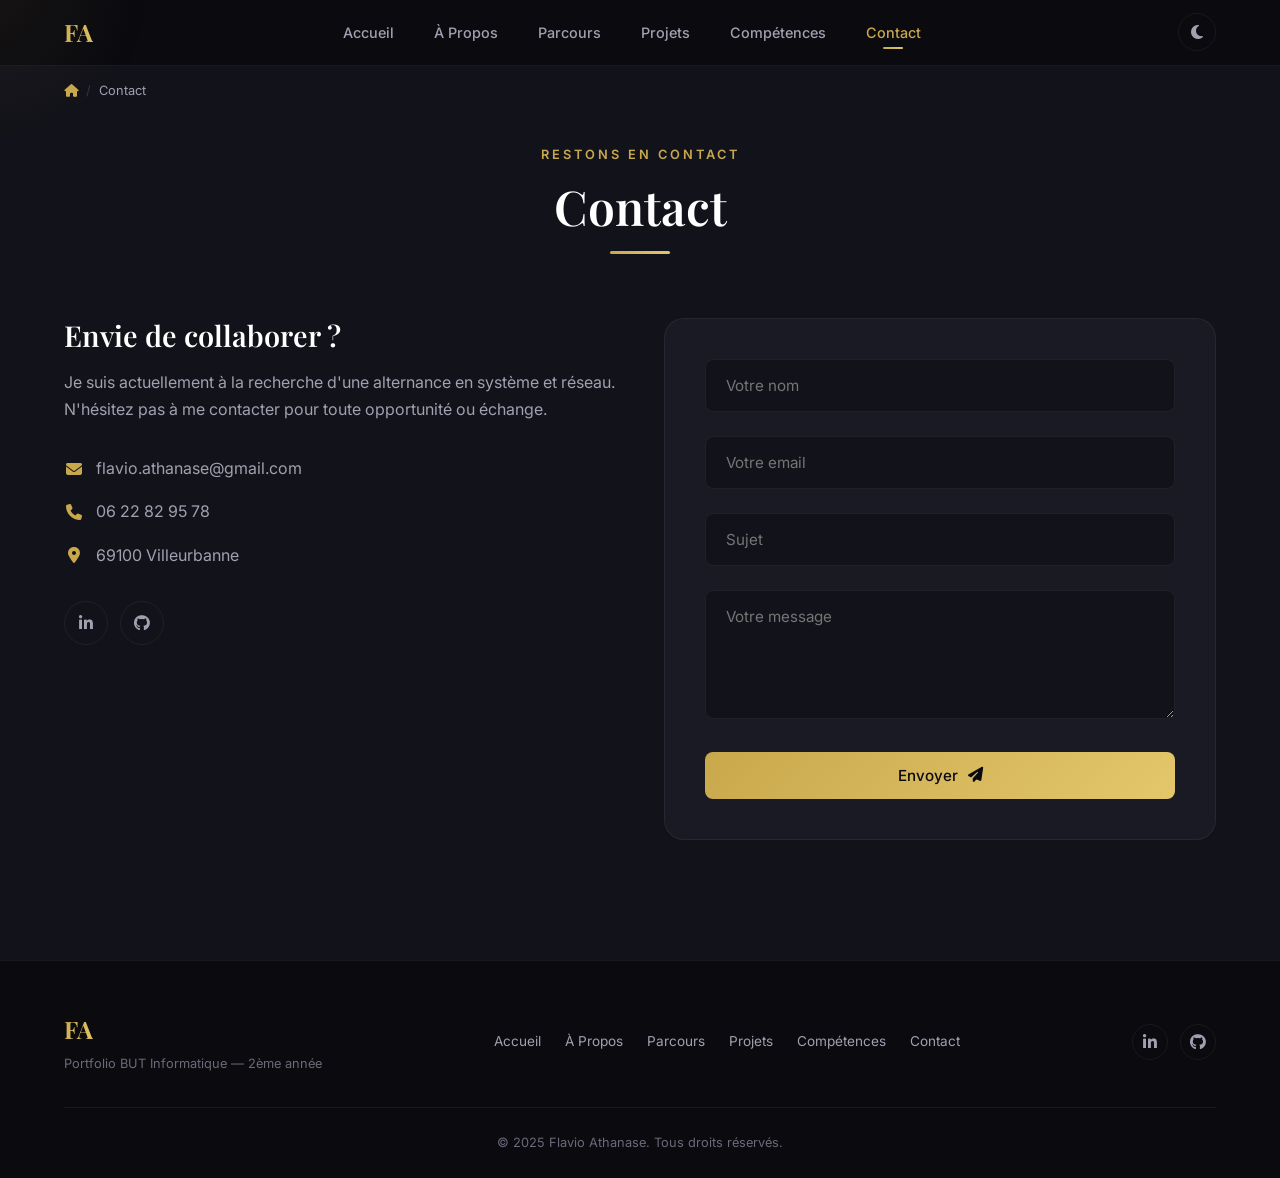
<file: contact.html>
<!DOCTYPE html>
<html lang="fr">
<head>
    <meta charset="UTF-8">
    <meta name="viewport" content="width=device-width, initial-scale=1.0">
    <title>Contact | Flavio Athanase</title>
    <link rel="preconnect" href="https://fonts.googleapis.com">
    <link rel="preconnect" href="https://fonts.gstatic.com" crossorigin>
    <link href="https://fonts.googleapis.com/css2?family=Inter:wght@300;400;500;600;700;800&family=Playfair+Display:wght@400;500;600;700&display=swap" rel="stylesheet">
    <link rel="stylesheet" href="https://cdnjs.cloudflare.com/ajax/libs/font-awesome/6.5.1/css/all.min.css">
    <link rel="stylesheet" href="css/style.css">
    <script>if(localStorage.getItem("portfolio_theme")==="light")document.documentElement.setAttribute("data-theme","light");</script>
</head>
<body>
    <div class="cursor-glow" id="cursorGlow"></div>

    <!-- Navigation -->
    <nav class="navbar scrolled" id="navbar">
        <div class="nav-container">
            <a href="index.html" class="nav-logo"><span class="logo-text">FA</span></a>
            <ul class="nav-menu" id="navMenu">
                <li><a href="index.html" class="nav-link">Accueil</a></li>
                <li><a href="apropos.html" class="nav-link">&Agrave; Propos</a></li>
                <li><a href="parcours.html" class="nav-link">Parcours</a></li>
                <li><a href="projets.html" class="nav-link">Projets</a></li>
                <li><a href="competences.html" class="nav-link">Comp&eacute;tences</a></li>
                <li><a href="contact.html" class="nav-link active">Contact</a></li>
            </ul>
            <button class="theme-toggle" id="themeToggle" aria-label="Changer de thème"><i class="fas fa-moon"></i><i class="fas fa-sun"></i></button>
            <button class="nav-toggle" id="navToggle" aria-label="Menu"><span></span><span></span><span></span></button>
        </div>
    </nav>

    <!-- Breadcrumb -->
    <div class="breadcrumb visible">
        <div class="breadcrumb-container">
            <a href="index.html"><i class="fas fa-home"></i></a>
            <span class="breadcrumb-separator">/</span>
            <span class="breadcrumb-current">Contact</span>
        </div>
    </div>

    <!-- Contact -->
    <section class="section page-section section-dark">
        <div class="container">
            <div class="section-header">
                <span class="section-tag">Restons en contact</span>
                <h2 class="section-title">Contact</h2>
                <div class="section-line"></div>
            </div>
            <div class="contact-grid">
                <div class="contact-info">
                    <h3>Envie de collaborer ?</h3>
                    <p>Je suis actuellement &agrave; la recherche d'une alternance en syst&egrave;me et r&eacute;seau. 
                    N'h&eacute;sitez pas &agrave; me contacter pour toute opportunit&eacute; ou &eacute;change.</p>
                    <div class="contact-details">
                        <div class="contact-item">
                            <i class="fas fa-envelope"></i>
                            <a href="mailto:flavio.athanase@gmail.com">flavio.athanase@gmail.com</a>
                        </div>
                        <div class="contact-item">
                            <i class="fas fa-phone"></i>
                            <span>06 22 82 95 78</span>
                        </div>
                        <div class="contact-item">
                            <i class="fas fa-map-marker-alt"></i>
                            <span>69100 Villeurbanne</span>
                        </div>
                    </div>
                    <div class="contact-socials">
                        <a href="https://www.linkedin.com/in/flavio-athanase-605983305/" class="contact-social" target="_blank" rel="noopener">
                            <i class="fab fa-linkedin-in"></i>
                        </a>
                        <a href="https://github.com/Flay973" class="contact-social" target="_blank" rel="noopener">
                            <i class="fab fa-github"></i>
                        </a>
                    </div>
                </div>
                <form class="contact-form" id="contactForm">
                    <div class="form-group">
                        <input type="text" id="name" placeholder="Votre nom" required>
                        <label for="name">Nom</label>
                    </div>
                    <div class="form-group">
                        <input type="email" id="email" placeholder="Votre email" required>
                        <label for="email">Email</label>
                    </div>
                    <div class="form-group">
                        <input type="text" id="subject" placeholder="Sujet">
                        <label for="subject">Sujet</label>
                    </div>
                    <div class="form-group">
                        <textarea id="message" rows="5" placeholder="Votre message" required></textarea>
                        <label for="message">Message</label>
                    </div>
                    <button type="submit" class="btn btn-primary btn-full">
                        <span>Envoyer</span>
                        <i class="fas fa-paper-plane"></i>
                    </button>
                </form>
            </div>
        </div>
    </section>

    <!-- Footer -->
    <footer class="footer">
        <div class="container">
            <div class="footer-content">
                <div class="footer-logo">
                    <span class="logo-text">FA</span>
                    <p>Portfolio BUT Informatique &mdash; 2&egrave;me ann&eacute;e</p>
                </div>
                <div class="footer-links">
                    <a href="index.html">Accueil</a>
                    <a href="apropos.html">&Agrave; Propos</a>
                    <a href="parcours.html">Parcours</a>
                    <a href="projets.html">Projets</a>
                    <a href="competences.html">Comp&eacute;tences</a>
                    <a href="contact.html">Contact</a>
                </div>
                <div class="footer-socials">
                    <a href="https://www.linkedin.com/in/flavio-athanase-605983305/" target="_blank" rel="noopener"><i class="fab fa-linkedin-in"></i></a>
                    <a href="https://github.com/Flay973" target="_blank" rel="noopener"><i class="fab fa-github"></i></a>
                </div>
            </div>
            <div class="footer-bottom">
                <p>&copy; 2025 Flavio Athanase. Tous droits r&eacute;serv&eacute;s.</p>
            </div>
        </div>
    </footer>

    <script src="js/main.js"></script>
</body>
</html>
</file>
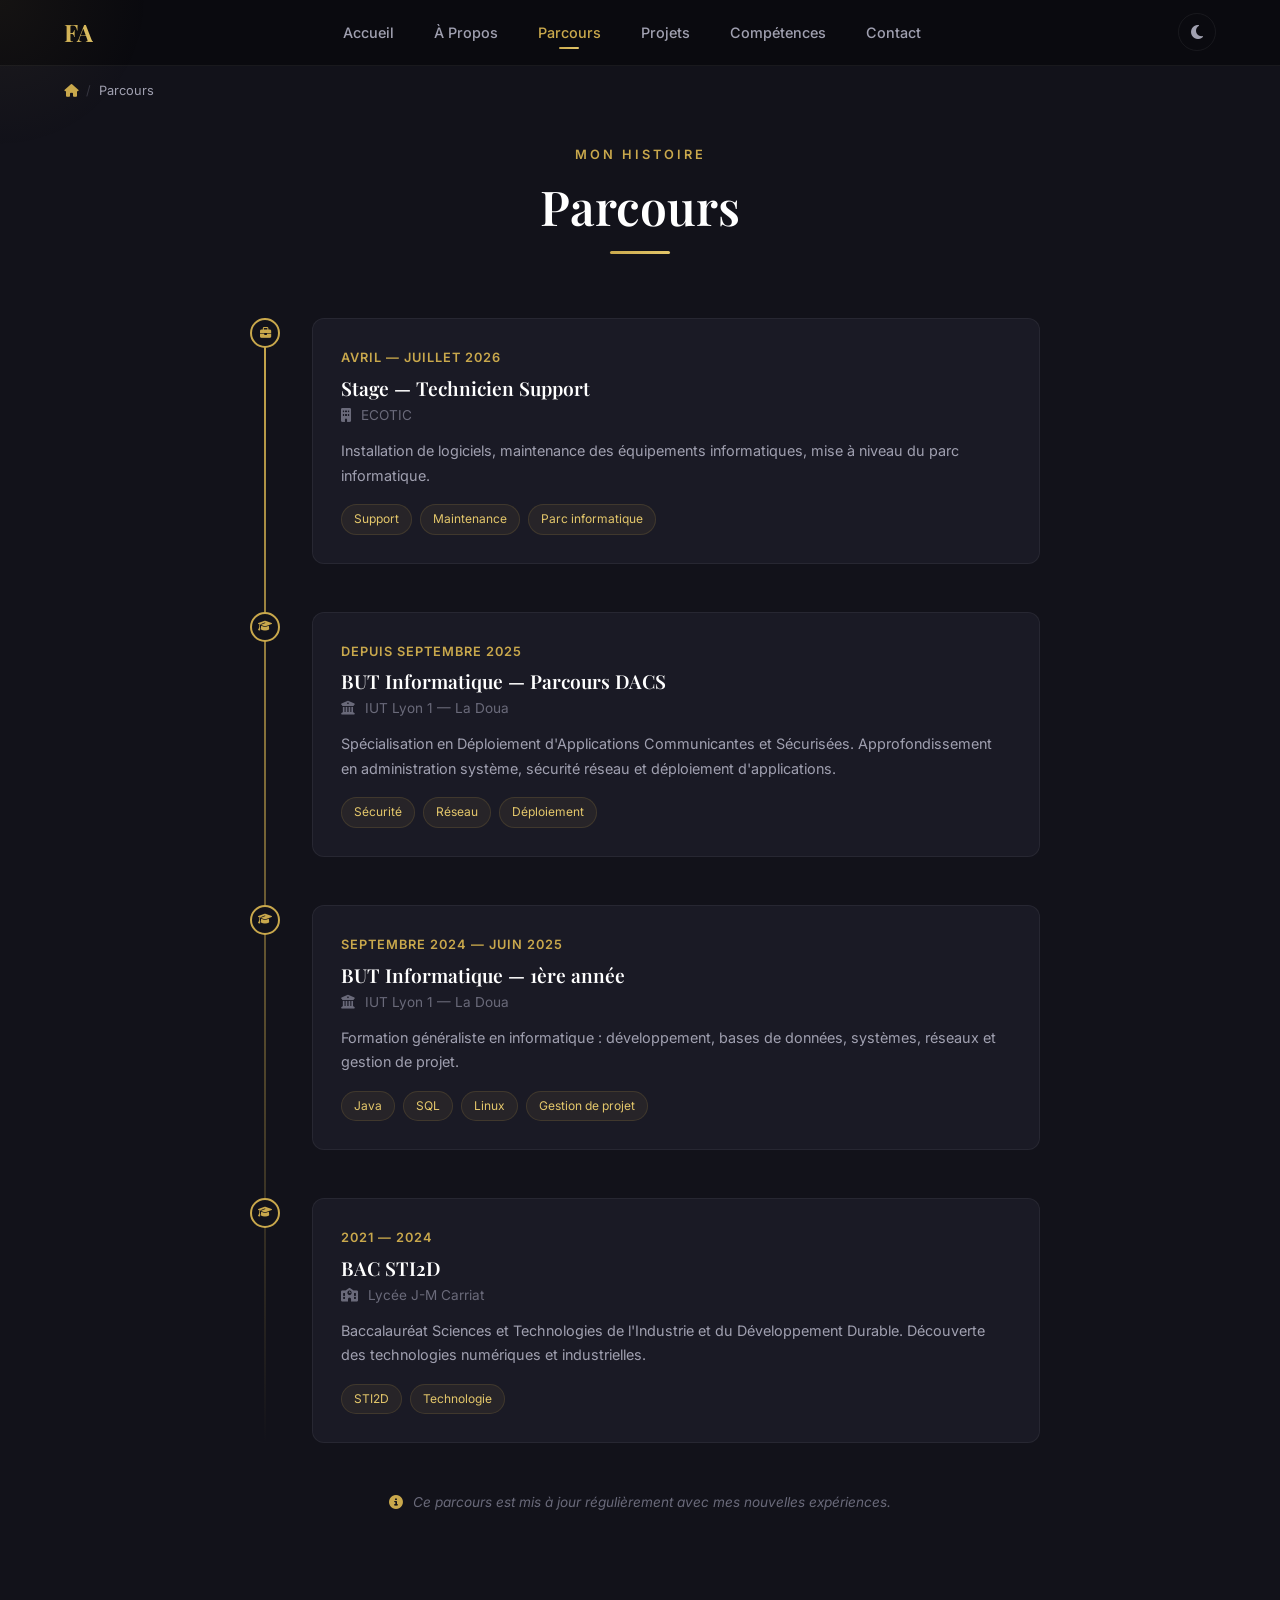
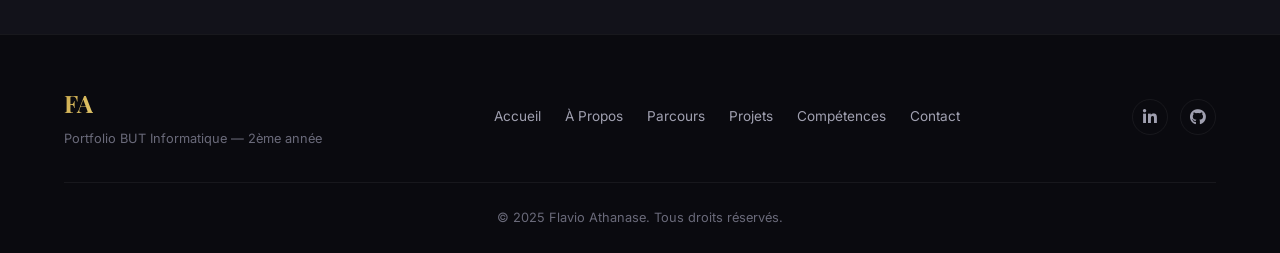
<file: parcours.html>
<!DOCTYPE html>
<html lang="fr">
<head>
    <meta charset="UTF-8">
    <meta name="viewport" content="width=device-width, initial-scale=1.0">
    <title>Parcours | Flavio Athanase</title>
    <link rel="preconnect" href="https://fonts.googleapis.com">
    <link rel="preconnect" href="https://fonts.gstatic.com" crossorigin>
    <link href="https://fonts.googleapis.com/css2?family=Inter:wght@300;400;500;600;700;800&family=Playfair+Display:wght@400;500;600;700&display=swap" rel="stylesheet">
    <link rel="stylesheet" href="https://cdnjs.cloudflare.com/ajax/libs/font-awesome/6.5.1/css/all.min.css">
    <link rel="stylesheet" href="css/style.css">
    <script>if(localStorage.getItem("portfolio_theme")==="light")document.documentElement.setAttribute("data-theme","light");</script>
</head>
<body>
    <div class="cursor-glow" id="cursorGlow"></div>

    <nav class="navbar scrolled" id="navbar">
        <div class="nav-container">
            <a href="index.html" class="nav-logo"><span class="logo-text">FA</span></a>
            <ul class="nav-menu" id="navMenu">
                <li><a href="index.html" class="nav-link">Accueil</a></li>
                <li><a href="apropos.html" class="nav-link">&Agrave; Propos</a></li>
                <li><a href="parcours.html" class="nav-link active">Parcours</a></li>
                <li><a href="projets.html" class="nav-link">Projets</a></li>
                <li><a href="competences.html" class="nav-link">Comp&eacute;tences</a></li>
                <li><a href="contact.html" class="nav-link">Contact</a></li>
            </ul>
            <button class="theme-toggle" id="themeToggle" aria-label="Changer de thème"><i class="fas fa-moon"></i><i class="fas fa-sun"></i></button>
            <button class="nav-toggle" id="navToggle" aria-label="Menu"><span></span><span></span><span></span></button>
        </div>
    </nav>

    <div class="breadcrumb visible">
        <div class="breadcrumb-container">
            <a href="index.html"><i class="fas fa-home"></i></a>
            <span class="breadcrumb-separator">/</span>
            <span class="breadcrumb-current">Parcours</span>
        </div>
    </div>

    <section class="section page-section section-dark">
        <div class="container">
            <div class="section-header">
                <span class="section-tag">Mon histoire</span>
                <h2 class="section-title">Parcours</h2>
                <div class="section-line"></div>
            </div>
            <div class="timeline" id="timelineContent"></div>
            <div class="timeline-add">
                <p class="timeline-note"><i class="fas fa-info-circle"></i> Ce parcours est mis &agrave; jour r&eacute;guli&egrave;rement avec mes nouvelles exp&eacute;riences.</p>
            </div>
        </div>
    </section>

    <footer class="footer">
        <div class="container">
            <div class="footer-content">
                <div class="footer-logo">
                    <span class="logo-text">FA</span>
                    <p>Portfolio BUT Informatique &mdash; 2&egrave;me ann&eacute;e</p>
                </div>
                <div class="footer-links">
                    <a href="index.html">Accueil</a>
                    <a href="apropos.html">&Agrave; Propos</a>
                    <a href="parcours.html">Parcours</a>
                    <a href="projets.html">Projets</a>
                    <a href="competences.html">Comp&eacute;tences</a>
                    <a href="contact.html">Contact</a>
                </div>
                <div class="footer-socials">
                    <a href="https://www.linkedin.com/in/flavio-athanase-605983305/" target="_blank" rel="noopener"><i class="fab fa-linkedin-in"></i></a>
                    <a href="https://github.com/Flay973" target="_blank" rel="noopener"><i class="fab fa-github"></i></a>
                </div>
            </div>
            <div class="footer-bottom">
                <p>&copy; 2025 Flavio Athanase. Tous droits r&eacute;serv&eacute;s.</p>
            </div>
        </div>
    </footer>

    <script src="js/data.js"></script>
    <script>
        document.addEventListener('DOMContentLoaded', () => {
            const data = getData();
            const timeline = document.getElementById('timelineContent');

            timeline.innerHTML = data.parcours.map(p => `
                <div class="timeline-item">
                    <div class="timeline-marker">
                        <i class="fas ${p.icone}"></i>
                    </div>
                    <div class="timeline-content">
                        <div class="timeline-date">${p.date}</div>
                        <h3>${p.titre}</h3>
                        <p class="timeline-location"><i class="fas ${p.lieuIcone || 'fa-building'}"></i> ${p.lieu}</p>
                        <p>${p.description}</p>
                        <div class="timeline-tags">
                            ${(p.tags || []).map(t => `<span class="tag">${t}</span>`).join('')}
                        </div>
                    </div>
                </div>
            `).join('');
        });
    </script>
    <script src="js/main.js"></script>
</body>
</html>
</file>
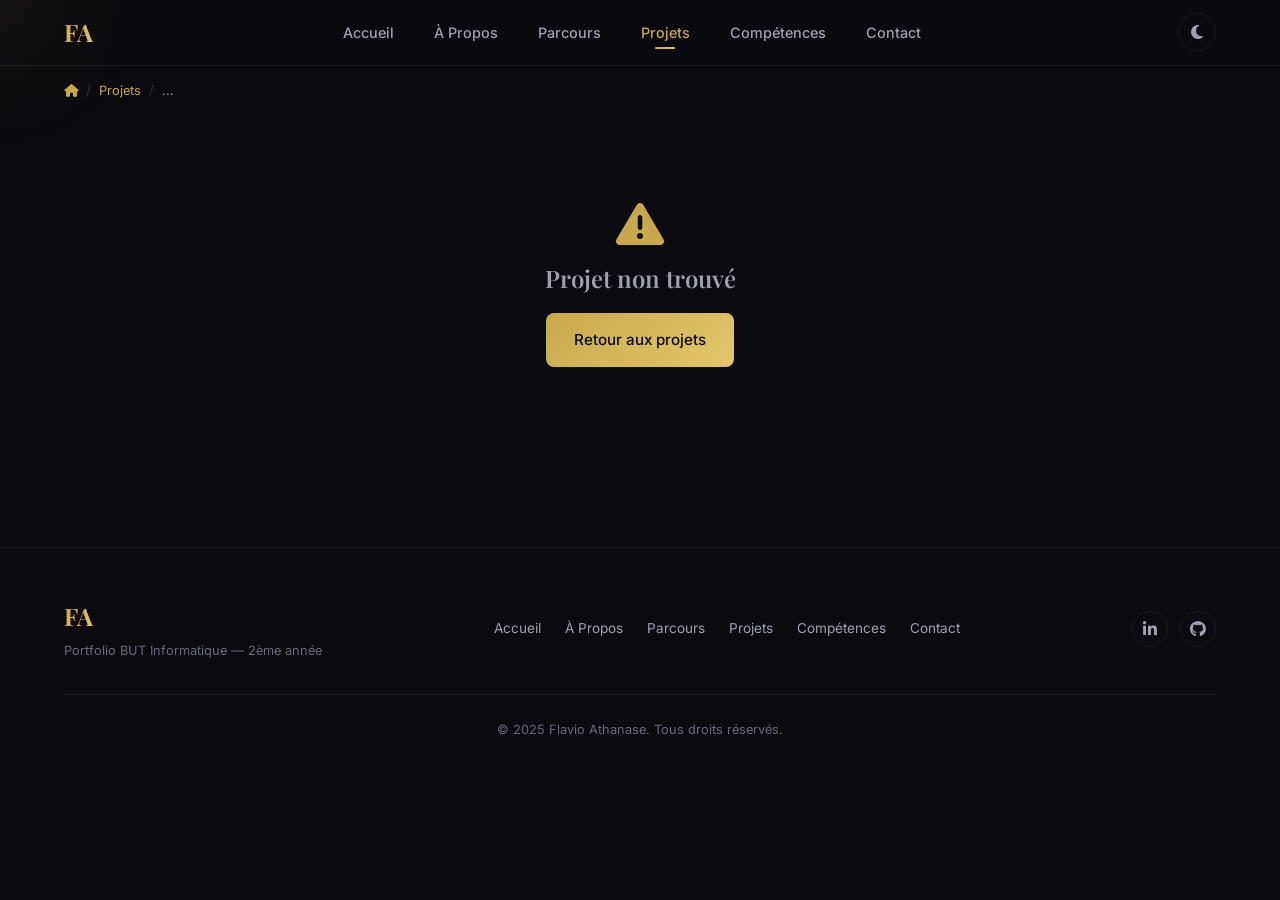
<file: projet-detail.html>
<!DOCTYPE html>
<html lang="fr">
<head>
    <meta charset="UTF-8">
    <meta name="viewport" content="width=device-width, initial-scale=1.0">
    <title>Projet | Flavio Athanase</title>
    <link rel="preconnect" href="https://fonts.googleapis.com">
    <link rel="preconnect" href="https://fonts.gstatic.com" crossorigin>
    <link href="https://fonts.googleapis.com/css2?family=Inter:wght@300;400;500;600;700;800&family=Playfair+Display:wght@400;500;600;700&display=swap" rel="stylesheet">
    <link rel="stylesheet" href="https://cdnjs.cloudflare.com/ajax/libs/font-awesome/6.5.1/css/all.min.css">
    <link rel="stylesheet" href="css/style.css">
    <link rel="stylesheet" href="css/detail.css">
    <script>if(localStorage.getItem("portfolio_theme")==="light")document.documentElement.setAttribute("data-theme","light");</script>
</head>
<body>
    <div class="cursor-glow" id="cursorGlow"></div>

    <nav class="navbar scrolled" id="navbar">
        <div class="nav-container">
            <a href="index.html" class="nav-logo"><span class="logo-text">FA</span></a>
            <ul class="nav-menu" id="navMenu">
                <li><a href="index.html" class="nav-link">Accueil</a></li>
                <li><a href="apropos.html" class="nav-link">&Agrave; Propos</a></li>
                <li><a href="parcours.html" class="nav-link">Parcours</a></li>
                <li><a href="projets.html" class="nav-link active">Projets</a></li>
                <li><a href="competences.html" class="nav-link">Comp&eacute;tences</a></li>
                <li><a href="contact.html" class="nav-link">Contact</a></li>
            </ul>
            <button class="theme-toggle" id="themeToggle" aria-label="Changer de thème"><i class="fas fa-moon"></i><i class="fas fa-sun"></i></button>
            <button class="nav-toggle" id="navToggle" aria-label="Menu"><span></span><span></span><span></span></button>
        </div>
    </nav>

    <div class="breadcrumb visible">
        <div class="breadcrumb-container">
            <a href="index.html"><i class="fas fa-home"></i></a>
            <span class="breadcrumb-separator">/</span>
            <a href="projets.html">Projets</a>
            <span class="breadcrumb-separator">/</span>
            <span class="breadcrumb-current" id="breadcrumbName">...</span>
        </div>
    </div>

    <section class="section page-section">
        <div class="container">
            <div id="projetContent">
                <div class="detail-loading">Chargement...</div>
            </div>
        </div>
    </section>

    <footer class="footer">
        <div class="container">
            <div class="footer-content">
                <div class="footer-logo">
                    <span class="logo-text">FA</span>
                    <p>Portfolio BUT Informatique &mdash; 2&egrave;me ann&eacute;e</p>
                </div>
                <div class="footer-links">
                    <a href="index.html">Accueil</a>
                    <a href="apropos.html">&Agrave; Propos</a>
                    <a href="parcours.html">Parcours</a>
                    <a href="projets.html">Projets</a>
                    <a href="competences.html">Comp&eacute;tences</a>
                    <a href="contact.html">Contact</a>
                </div>
                <div class="footer-socials">
                    <a href="https://www.linkedin.com/in/flavio-athanase-605983305/" target="_blank" rel="noopener"><i class="fab fa-linkedin-in"></i></a>
                    <a href="https://github.com/Flay973" target="_blank" rel="noopener"><i class="fab fa-github"></i></a>
                </div>
            </div>
            <div class="footer-bottom">
                <p>&copy; 2025 Flavio Athanase. Tous droits r&eacute;serv&eacute;s.</p>
            </div>
        </div>
    </footer>

    <script src="js/data.js"></script>
    <script>
        document.addEventListener('DOMContentLoaded', () => {
            const params = new URLSearchParams(window.location.search);
            const id = params.get('id');
            const data = getData();
            const projet = data.projets.find(p => p.id === id);

            if (!projet) {
                document.getElementById('projetContent').innerHTML = `
                    <div class="detail-not-found">
                        <i class="fas fa-exclamation-triangle"></i>
                        <h2>Projet non trouv\u00E9</h2>
                        <a href="projets.html" class="btn btn-primary btn-sm">Retour aux projets</a>
                    </div>`;
                return;
            }

            document.title = projet.nom + ' | Flavio Athanase';
            document.getElementById('breadcrumbName').textContent = projet.nom;

            function getNiveauBadge(niveau) {
                const cls = niveau === 'D\u00E9butant' ? 'debutant' : niveau === 'Avanc\u00E9' ? 'avance' : 'intermediaire';
                return `<span class="competence-usage-badge ${cls}">${niveau}</span>`;
            }

            const compCards = (projet.competencesUtilisees || []).map(cu => {
                const comp = getCompetenceById(data, cu.competenceId);
                if (!comp) return '';
                return `
                    <a href="competence-detail.html?id=${comp.id}" class="competence-usage-card">
                        <div class="competence-usage-icon"><i class="fas ${comp.icone}"></i></div>
                        <div class="competence-usage-info">
                            <h4>${comp.nom}</h4>
                            <p>${cu.utilisation || comp.description}</p>
                        </div>
                        <div class="competence-usage-niveau">
                            ${getNiveauBadge(cu.niveau)}
                        </div>
                    </a>`;
            }).join('');

            document.getElementById('projetContent').innerHTML = `
                <div class="detail-hero">
                    <div class="detail-hero-icon large">
                        <i class="fas ${projet.icone}"></i>
                    </div>
                    <div class="detail-hero-info">
                        <div class="detail-hero-badges">
                            <span class="badge-gold">${projet.semestre}</span>
                            <span class="badge-outline">${getThemeLabel(projet.theme)}</span>
                        </div>
                        <h1>${projet.nom}</h1>
                        <p class="detail-hero-subtitle">${projet.description}</p>
                        ${projet.lien ? `<a href="${projet.lien}" target="_blank" rel="noopener" class="btn btn-primary btn-sm" style="margin-top:12px;"><i class="fas fa-external-link-alt"></i> Voir le projet</a>` : ''}
                    </div>
                </div>

                ${projet.details ? `
                <div class="detail-section">
                    <h2><i class="fas fa-info-circle"></i> Pr\u00E9sentation</h2>
                    <p>${projet.details}</p>
                </div>` : ''}

                ${(projet.objectifs || []).length ? `
                <div class="detail-section">
                    <h2><i class="fas fa-bullseye"></i> Objectifs</h2>
                    <ul class="detail-objectives">
                        ${projet.objectifs.map(o => `<li><i class="fas fa-check"></i>${o}</li>`).join('')}
                    </ul>
                </div>` : ''}

                <div class="detail-section">
                    <h2><i class="fas fa-cogs"></i> Technologies utilis\u00E9es</h2>
                    <div class="detail-tech-list">
                        ${(projet.technologies || []).map(t => `<span class="detail-tech">${t}</span>`).join('')}
                    </div>
                </div>

                ${compCards ? `
                <div class="detail-section">
                    <h2><i class="fas fa-chart-bar"></i> Comp\u00E9tences mobilis\u00E9es</h2>
                    <div class="detail-projects-grid">
                        ${compCards}
                    </div>
                </div>` : ''}

                ${projet.resultats ? `
                <div class="detail-section">
                    <h2><i class="fas fa-trophy"></i> R\u00E9sultats</h2>
                    <p>${projet.resultats}</p>
                </div>` : ''}

                <div class="detail-back">
                    <a href="projets.html" class="btn btn-outline"><i class="fas fa-arrow-left"></i> Retour aux projets</a>
                </div>
            `;
        });
    </script>
    <script src="js/main.js"></script>
</body>
</html>
</file>
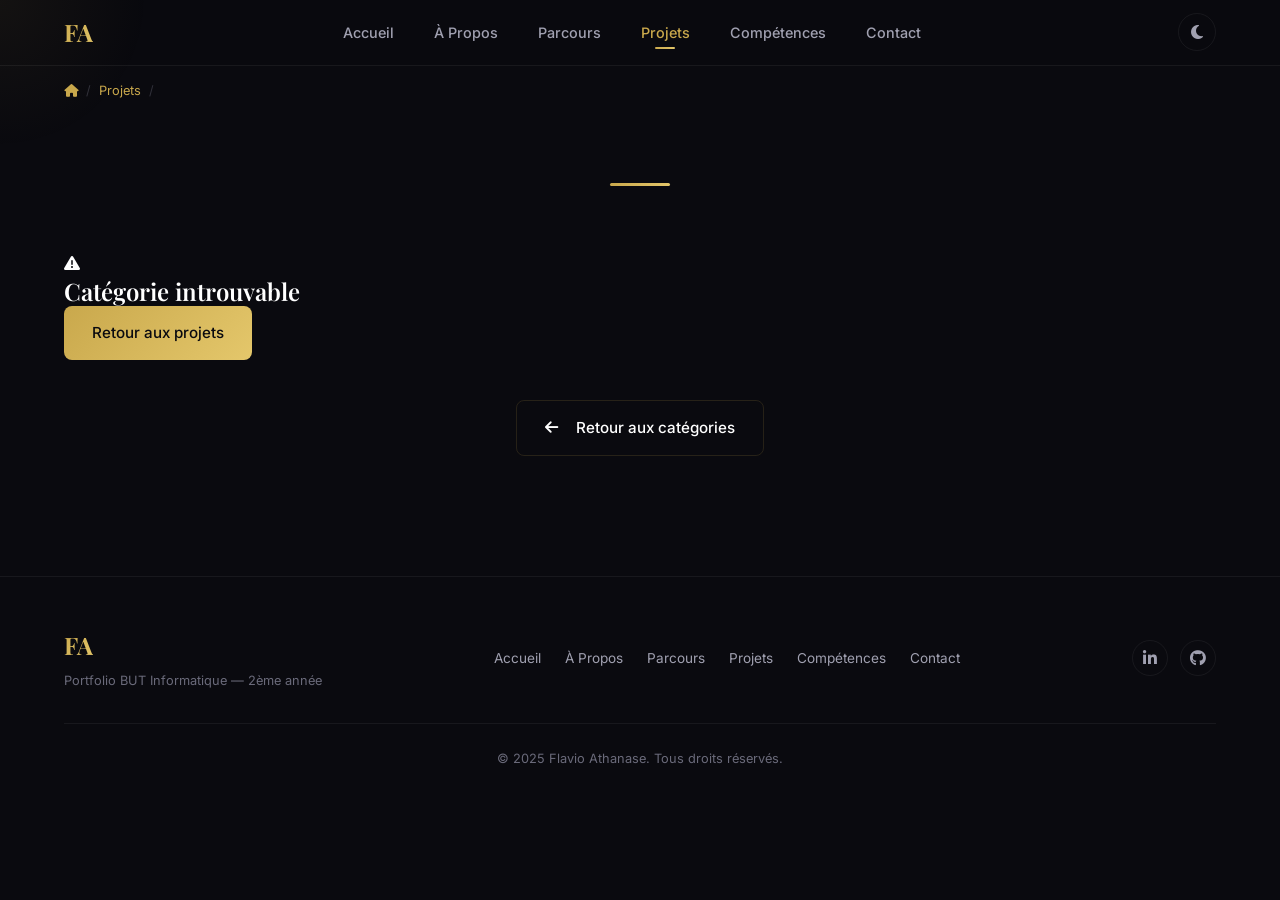
<file: projets-theme.html>
<!DOCTYPE html>
<html lang="fr">
<head>
    <meta charset="UTF-8">
    <meta name="viewport" content="width=device-width, initial-scale=1.0">
    <title>Projets | Flavio Athanase</title>
    <link rel="preconnect" href="https://fonts.googleapis.com">
    <link rel="preconnect" href="https://fonts.gstatic.com" crossorigin>
    <link href="https://fonts.googleapis.com/css2?family=Inter:wght@300;400;500;600;700;800&family=Playfair+Display:wght@400;500;600;700&display=swap" rel="stylesheet">
    <link rel="stylesheet" href="https://cdnjs.cloudflare.com/ajax/libs/font-awesome/6.5.1/css/all.min.css">
    <link rel="stylesheet" href="css/style.css">
    <script>if(localStorage.getItem("portfolio_theme")==="light")document.documentElement.setAttribute("data-theme","light");</script>
</head>
<body>
    <div class="cursor-glow" id="cursorGlow"></div>

    <nav class="navbar scrolled" id="navbar">
        <div class="nav-container">
            <a href="index.html" class="nav-logo"><span class="logo-text">FA</span></a>
            <ul class="nav-menu" id="navMenu">
                <li><a href="index.html" class="nav-link">Accueil</a></li>
                <li><a href="apropos.html" class="nav-link">&Agrave; Propos</a></li>
                <li><a href="parcours.html" class="nav-link">Parcours</a></li>
                <li><a href="projets.html" class="nav-link active">Projets</a></li>
                <li><a href="competences.html" class="nav-link">Comp&eacute;tences</a></li>
                <li><a href="contact.html" class="nav-link">Contact</a></li>
            </ul>
            <button class="theme-toggle" id="themeToggle" aria-label="Changer de thème"><i class="fas fa-moon"></i><i class="fas fa-sun"></i></button>
            <button class="nav-toggle" id="navToggle" aria-label="Menu"><span></span><span></span><span></span></button>
        </div>
    </nav>

    <div class="breadcrumb visible">
        <div class="breadcrumb-container">
            <a href="index.html"><i class="fas fa-home"></i></a>
            <span class="breadcrumb-separator">/</span>
            <a href="projets.html">Projets</a>
            <span class="breadcrumb-separator">/</span>
            <span class="breadcrumb-current" id="breadcrumbTheme"></span>
        </div>
    </div>

    <section class="section page-section">
        <div class="container">
            <div class="section-header">
                <span class="section-tag" id="themeTag"></span>
                <h2 class="section-title" id="themeTitle"></h2>
                <div class="section-line"></div>
            </div>
            <div id="projetsContent"></div>
            <div style="text-align:center;margin-top:40px;">
                <a href="projets.html" class="btn btn-outline"><i class="fas fa-arrow-left" style="margin-right:8px;"></i>Retour aux cat&eacute;gories</a>
            </div>
        </div>
    </section>

    <footer class="footer">
        <div class="container">
            <div class="footer-content">
                <div class="footer-logo">
                    <span class="logo-text">FA</span>
                    <p>Portfolio BUT Informatique &mdash; 2&egrave;me ann&eacute;e</p>
                </div>
                <div class="footer-links">
                    <a href="index.html">Accueil</a>
                    <a href="apropos.html">&Agrave; Propos</a>
                    <a href="parcours.html">Parcours</a>
                    <a href="projets.html">Projets</a>
                    <a href="competences.html">Comp&eacute;tences</a>
                    <a href="contact.html">Contact</a>
                </div>
                <div class="footer-socials">
                    <a href="https://www.linkedin.com/in/flavio-athanase-605983305/" target="_blank" rel="noopener"><i class="fab fa-linkedin-in"></i></a>
                    <a href="https://github.com/Flay973" target="_blank" rel="noopener"><i class="fab fa-github"></i></a>
                </div>
            </div>
            <div class="footer-bottom">
                <p>&copy; 2025 Flavio Athanase. Tous droits r&eacute;serv&eacute;s.</p>
            </div>
        </div>
    </footer>

    <script src="js/data.js"></script>
    <script>
        document.addEventListener('DOMContentLoaded', () => {
            const params = new URLSearchParams(window.location.search);
            const themeId = params.get('theme');
            const data = getData();

            const themesInfo = {
                scolaire: { label: 'Scolaire', icon: 'fa-graduation-cap', tag: 'Formation', description: 'Projets r\u00E9alis\u00E9s dans le cadre de ma formation' },
                alternance: { label: 'Alternance', icon: 'fa-building', tag: 'Entreprise', description: 'Projets r\u00E9alis\u00E9s en entreprise' },
                stage: { label: 'Stage', icon: 'fa-briefcase', tag: 'Stage', description: 'Missions effectu\u00E9es lors de mes stages' }
            };

            const theme = themesInfo[themeId];
            if (!theme) {
                document.getElementById('projetsContent').innerHTML = '<div class="detail-not-found"><i class="fas fa-exclamation-triangle"></i><h2>Cat\u00E9gorie introuvable</h2><a href="projets.html" class="btn btn-primary">Retour aux projets</a></div>';
                return;
            }

            document.title = theme.label + ' | Projets | Flavio Athanase';
            document.getElementById('breadcrumbTheme').textContent = theme.label;
            document.getElementById('themeTag').textContent = theme.tag;
            document.getElementById('themeTitle').textContent = 'Projets ' + theme.label;

            const projets = data.projets.filter(p => p.theme === themeId);
            const container = document.getElementById('projetsContent');

            if (!projets.length) {
                container.innerHTML = '<div class="theme-empty" style="padding:60px 20px;"><i class="fas fa-folder-open"></i><p>Aucun projet dans cette cat\u00E9gorie pour le moment.</p></div>';
                return;
            }

            container.innerHTML = `<div class="projects-grid">${projets.map(p => {
                const compBadges = (p.competencesUtilisees || []).map(cu => {
                    const comp = getCompetenceById(data, cu.competenceId);
                    return comp ? '<span class="competence-badge" title="' + cu.niveau + '">' + comp.nom + '</span>' : '';
                }).join('');

                return `
                <div class="project-card">
                    <a href="projet-detail.html?id=${p.id}" class="project-card-link">
                        <div class="project-image">
                            <div class="project-placeholder"><i class="fas ${p.icone}"></i></div>
                        </div>
                        <div class="project-info">
                            <div class="project-header">
                                <h3>${p.nom}</h3>
                                <span class="project-semester">${p.semestre}</span>
                            </div>
                            <p>${p.description}</p>
                            <div class="project-competences">${compBadges}</div>
                            <div class="project-tech">
                                ${(p.technologies || []).map(t => '<span>' + t + '</span>').join('')}
                            </div>
                            <span class="project-detail-link">Voir le d\u00E9tail <i class="fas fa-arrow-right"></i></span>
                        </div>
                    </a>
                </div>`;
            }).join('')}</div>`;
        });
    </script>
    <script src="js/main.js"></script>
</body>
</html>
</file>
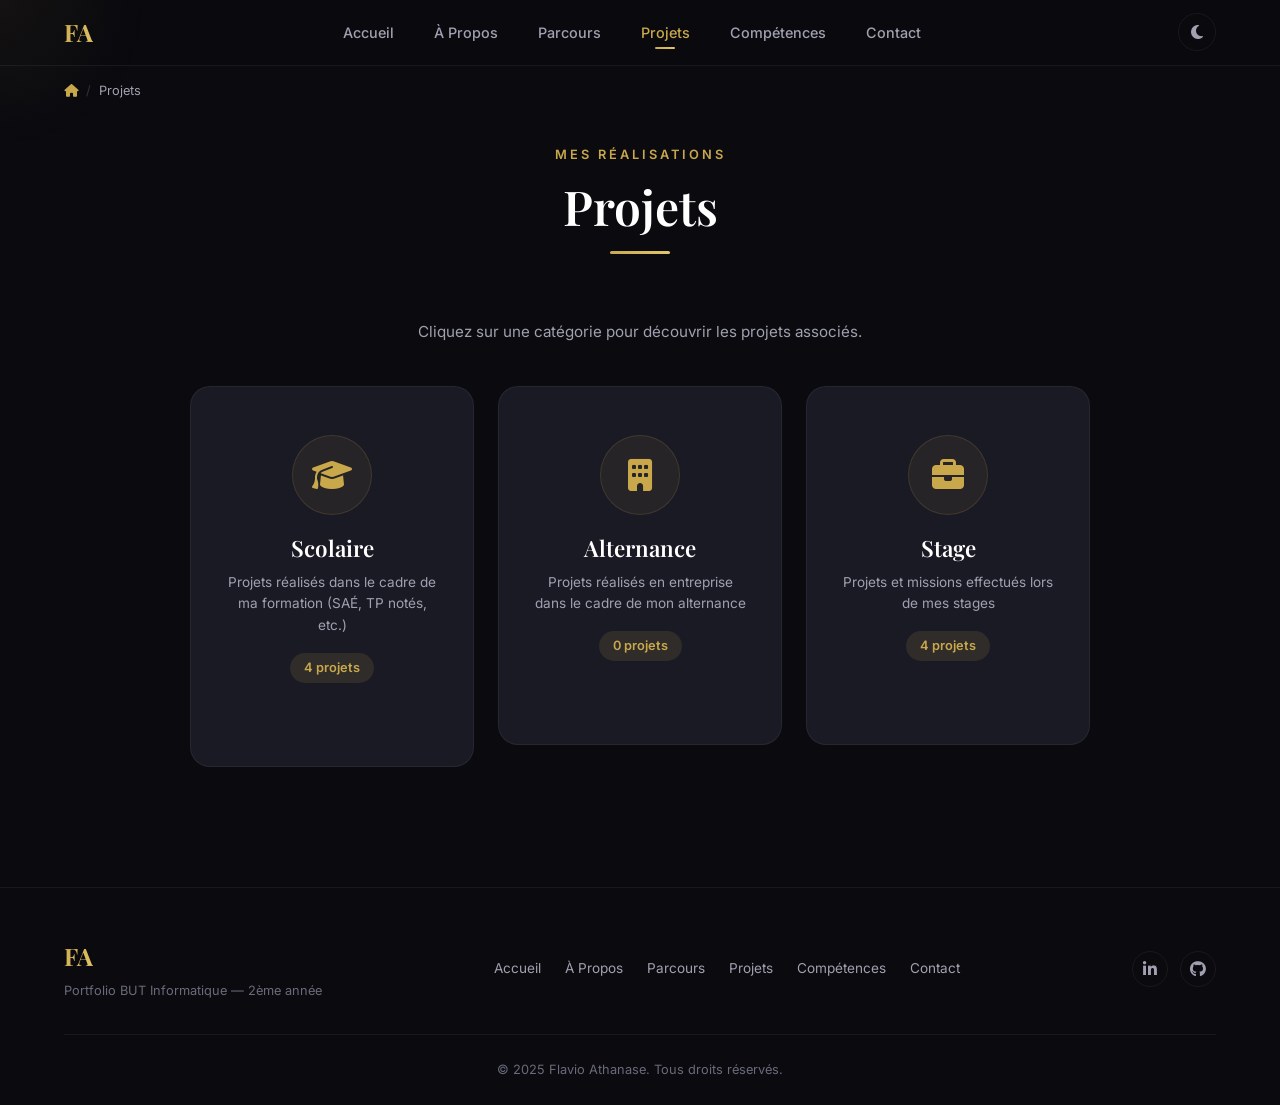
<file: projets.html>
<!DOCTYPE html>
<html lang="fr">
<head>
    <meta charset="UTF-8">
    <meta name="viewport" content="width=device-width, initial-scale=1.0">
    <title>Projets | Flavio Athanase</title>
    <link rel="preconnect" href="https://fonts.googleapis.com">
    <link rel="preconnect" href="https://fonts.gstatic.com" crossorigin>
    <link href="https://fonts.googleapis.com/css2?family=Inter:wght@300;400;500;600;700;800&family=Playfair+Display:wght@400;500;600;700&display=swap" rel="stylesheet">
    <link rel="stylesheet" href="https://cdnjs.cloudflare.com/ajax/libs/font-awesome/6.5.1/css/all.min.css">
    <link rel="stylesheet" href="css/style.css">
    <script>if(localStorage.getItem("portfolio_theme")==="light")document.documentElement.setAttribute("data-theme","light");</script>
</head>
<body>
    <div class="cursor-glow" id="cursorGlow"></div>

    <nav class="navbar scrolled" id="navbar">
        <div class="nav-container">
            <a href="index.html" class="nav-logo"><span class="logo-text">FA</span></a>
            <ul class="nav-menu" id="navMenu">
                <li><a href="index.html" class="nav-link">Accueil</a></li>
                <li><a href="apropos.html" class="nav-link">&Agrave; Propos</a></li>
                <li><a href="parcours.html" class="nav-link">Parcours</a></li>
                <li><a href="projets.html" class="nav-link active">Projets</a></li>
                <li><a href="competences.html" class="nav-link">Comp&eacute;tences</a></li>
                <li><a href="contact.html" class="nav-link">Contact</a></li>
            </ul>
            <button class="theme-toggle" id="themeToggle" aria-label="Changer de thème"><i class="fas fa-moon"></i><i class="fas fa-sun"></i></button>
            <button class="nav-toggle" id="navToggle" aria-label="Menu"><span></span><span></span><span></span></button>
        </div>
    </nav>

    <div class="breadcrumb visible">
        <div class="breadcrumb-container">
            <a href="index.html"><i class="fas fa-home"></i></a>
            <span class="breadcrumb-separator">/</span>
            <span class="breadcrumb-current">Projets</span>
        </div>
    </div>

    <section class="section page-section">
        <div class="container">
            <div class="section-header">
                <span class="section-tag">Mes r&eacute;alisations</span>
                <h2 class="section-title">Projets</h2>
                <div class="section-line"></div>
            </div>
            <p class="competences-intro">Cliquez sur une cat&eacute;gorie pour d&eacute;couvrir les projets associ&eacute;s.</p>
            <div class="theme-cards-grid" id="themeCards"></div>
        </div>
    </section>

    <footer class="footer">
        <div class="container">
            <div class="footer-content">
                <div class="footer-logo">
                    <span class="logo-text">FA</span>
                    <p>Portfolio BUT Informatique &mdash; 2&egrave;me ann&eacute;e</p>
                </div>
                <div class="footer-links">
                    <a href="index.html">Accueil</a>
                    <a href="apropos.html">&Agrave; Propos</a>
                    <a href="parcours.html">Parcours</a>
                    <a href="projets.html">Projets</a>
                    <a href="competences.html">Comp&eacute;tences</a>
                    <a href="contact.html">Contact</a>
                </div>
                <div class="footer-socials">
                    <a href="https://www.linkedin.com/in/flavio-athanase-605983305/" target="_blank" rel="noopener"><i class="fab fa-linkedin-in"></i></a>
                    <a href="https://github.com/Flay973" target="_blank" rel="noopener"><i class="fab fa-github"></i></a>
                </div>
            </div>
            <div class="footer-bottom">
                <p>&copy; 2025 Flavio Athanase. Tous droits r&eacute;serv&eacute;s.</p>
            </div>
        </div>
    </footer>

    <script src="js/data.js"></script>
    <script>
        document.addEventListener('DOMContentLoaded', () => {
            const data = getData();
            const projets = data.projets;
            const container = document.getElementById('themeCards');

            const themes = [
                { id: 'scolaire', label: 'Scolaire', icon: 'fa-graduation-cap', description: 'Projets r\u00E9alis\u00E9s dans le cadre de ma formation (SA\u00C9, TP not\u00E9s, etc.)' },
                { id: 'alternance', label: 'Alternance', icon: 'fa-building', description: 'Projets r\u00E9alis\u00E9s en entreprise dans le cadre de mon alternance' },
                { id: 'stage', label: 'Stage', icon: 'fa-briefcase', description: 'Projets et missions effectu\u00E9s lors de mes stages' }
            ];

            container.innerHTML = themes.map(theme => {
                const count = projets.filter(p => p.theme === theme.id).length;
                return `
                <a href="projets-theme.html?theme=${theme.id}" class="theme-card-link">
                    <div class="theme-card">
                        <div class="theme-card-icon"><i class="fas ${theme.icon}"></i></div>
                        <h3>${theme.label}</h3>
                        <p>${theme.description}</p>
                        <span class="theme-card-count">${count} projet${count !== 1 ? 's' : ''}</span>
                        <span class="theme-card-cta">Voir les projets <i class="fas fa-arrow-right"></i></span>
                    </div>
                </a>`;
            }).join('');
        });
    </script>
    <script src="js/main.js"></script>
</body>
</html>
</file>
<file: css/style.css>
/* ========================================
   PORTFOLIO - Flavio Athanase
   Design: Luxe & Professionnel
   ======================================== */

/* Variables */
:root {
    --bg-primary: #0a0a0f;
    --bg-secondary: #12121a;
    --bg-card: #1a1a25;
    --bg-card-hover: #22222f;
    --text-primary: #ffffff;
    --text-secondary: #a0a0b0;
    --text-muted: #6a6a7a;
    --accent-gold: #c9a84c;
    --accent-gold-light: #e4c76b;
    --accent-gold-dark: #9a7a30;
    --accent-gradient: linear-gradient(135deg, #c9a84c, #e4c76b);
    --border-color: rgba(201, 168, 76, 0.15);
    --border-subtle: rgba(255, 255, 255, 0.06);
    --shadow-gold: 0 0 30px rgba(201, 168, 76, 0.1);
    --shadow-card: 0 8px 32px rgba(0, 0, 0, 0.3);
    --radius-sm: 8px;
    --radius-md: 12px;
    --radius-lg: 20px;
    --radius-xl: 28px;
    --font-primary: 'Inter', -apple-system, sans-serif;
    --font-display: 'Playfair Display', serif;
    --transition: all 0.3s cubic-bezier(0.4, 0, 0.2, 1);
    --transition-slow: all 0.6s cubic-bezier(0.4, 0, 0.2, 1);
}

/* Light Theme */
[data-theme="light"] {
    --bg-primary: #f5f3ef;
    --bg-secondary: #eae7e0;
    --bg-card: #ffffff;
    --bg-card-hover: #f9f8f6;
    --text-primary: #1a1a25;
    --text-secondary: #5a5a6a;
    --text-muted: #8a8a9a;
    --accent-gold: #b8942f;
    --accent-gold-light: #c9a84c;
    --accent-gold-dark: #8a6e1f;
    --accent-gradient: linear-gradient(135deg, #b8942f, #c9a84c);
    --border-color: rgba(160, 130, 50, 0.2);
    --border-subtle: rgba(0, 0, 0, 0.08);
    --shadow-gold: 0 0 30px rgba(160, 130, 50, 0.08);
    --shadow-card: 0 8px 32px rgba(0, 0, 0, 0.06);
}

[data-theme="light"] .navbar.scrolled {
    background: rgba(245, 243, 239, 0.9);
}

[data-theme="light"] .cursor-glow {
    display: none;
}

[data-theme="light"] .footer {
    background: #eae7e0;
}

[data-theme="light"] .nav-toggle span {
    background: var(--text-primary);
}

[data-theme="light"] .hero-badge {
    background: rgba(0, 0, 0, 0.04);
    border-color: rgba(0, 0, 0, 0.1);
}

[data-theme="light"] .detail-overlay {
    background: rgba(0, 0, 0, 0.5);
}

[data-theme="light"] .btn-primary {
    color: #fff;
}

[data-theme="light"] .admin-login-overlay {
    background: var(--bg-primary);
}

[data-theme="light"] .hero-name {
    background: linear-gradient(135deg, #1a1a25 0%, #b8942f 50%, #1a1a25 100%);
    -webkit-background-clip: text;
    background-clip: text;
}

[data-theme="light"] .logo-text {
    background: var(--accent-gradient);
    -webkit-background-clip: text;
    background-clip: text;
}

[data-theme="light"] .section-tag {
    color: var(--accent-gold);
}

[data-theme="light"] .stat-number {
    background: var(--accent-gradient);
    -webkit-background-clip: text;
    background-clip: text;
}

[data-theme="light"] .quick-card {
    border-color: var(--border-subtle);
}

[data-theme="light"] .nav-menu {
    background: var(--bg-primary);
}

/* Reset */
*, *::before, *::after {
    margin: 0;
    padding: 0;
    box-sizing: border-box;
}

html {
    scroll-behavior: smooth;
    scroll-padding-top: 100px;
}

body {
    font-family: var(--font-primary);
    background-color: var(--bg-primary);
    color: var(--text-primary);
    line-height: 1.7;
    overflow-x: hidden;
    -webkit-font-smoothing: antialiased;
}

/* Cursor Glow */
.cursor-glow {
    position: fixed;
    width: 300px;
    height: 300px;
    border-radius: 50%;
    background: radial-gradient(circle, rgba(201, 168, 76, 0.06) 0%, transparent 70%);
    pointer-events: none;
    z-index: 9999;
    transform: translate(-50%, -50%);
    transition: opacity 0.3s;
}

/* Typography */
h1, h2, h3, h4, h5, h6 {
    font-family: var(--font-display);
    font-weight: 600;
    line-height: 1.2;
}

a {
    text-decoration: none;
    color: inherit;
    transition: var(--transition);
}

/* Container */
.container {
    max-width: 1200px;
    margin: 0 auto;
    padding: 0 24px;
}

/* ========================================
   NAVIGATION
   ======================================== */
.navbar {
    position: fixed;
    top: 0;
    left: 0;
    right: 0;
    z-index: 1000;
    padding: 20px 0;
    transition: var(--transition);
    backdrop-filter: blur(0px);
}

.navbar.scrolled {
    padding: 12px 0;
    background: rgba(10, 10, 15, 0.85);
    backdrop-filter: blur(20px);
    border-bottom: 1px solid var(--border-subtle);
}

.nav-container {
    max-width: 1200px;
    margin: 0 auto;
    padding: 0 24px;
    display: flex;
    align-items: center;
    justify-content: space-between;
}

.nav-logo {
    display: flex;
    align-items: center;
}

.logo-text {
    font-family: var(--font-display);
    font-size: 1.5rem;
    font-weight: 700;
    background: var(--accent-gradient);
    -webkit-background-clip: text;
    -webkit-text-fill-color: transparent;
    background-clip: text;
}

.nav-menu {
    display: flex;
    list-style: none;
    gap: 8px;
}

.nav-link {
    padding: 8px 16px;
    border-radius: var(--radius-sm);
    font-size: 0.9rem;
    font-weight: 500;
    color: var(--text-secondary);
    transition: var(--transition);
    position: relative;
}

.nav-link:hover,
.nav-link.active {
    color: var(--accent-gold);
}

.nav-link.active::after {
    content: '';
    position: absolute;
    bottom: 0;
    left: 50%;
    transform: translateX(-50%);
    width: 20px;
    height: 2px;
    background: var(--accent-gradient);
    border-radius: 1px;
}

/* Theme Toggle */
.theme-toggle {
    background: none;
    border: 1px solid var(--border-subtle);
    border-radius: 50%;
    width: 38px;
    height: 38px;
    display: flex;
    align-items: center;
    justify-content: center;
    cursor: pointer;
    color: var(--text-secondary);
    font-size: 1rem;
    transition: var(--transition);
    margin-left: 8px;
    flex-shrink: 0;
}

.theme-toggle:hover {
    color: var(--accent-gold);
    border-color: var(--accent-gold);
}

.theme-toggle .fa-sun { display: none; }
.theme-toggle .fa-moon { display: inline; }
[data-theme="light"] .theme-toggle .fa-sun { display: inline; }
[data-theme="light"] .theme-toggle .fa-moon { display: none; }

.nav-toggle {
    display: none;
    flex-direction: column;
    gap: 5px;
    background: none;
    border: none;
    cursor: pointer;
    padding: 8px;
}

.nav-toggle span {
    width: 24px;
    height: 2px;
    background: var(--text-primary);
    transition: var(--transition);
    border-radius: 1px;
}

/* ========================================
   BREADCRUMB
   ======================================== */
.breadcrumb {
    position: fixed;
    top: 72px;
    left: 0;
    right: 0;
    z-index: 999;
    padding: 8px 0;
    opacity: 0;
    transform: translateY(-10px);
    transition: var(--transition);
    pointer-events: none;
}

.breadcrumb.visible {
    opacity: 1;
    transform: translateY(0);
    pointer-events: all;
}

.breadcrumb-container {
    max-width: 1200px;
    margin: 0 auto;
    padding: 0 24px;
    display: flex;
    align-items: center;
    gap: 8px;
    font-size: 0.8rem;
    color: var(--text-muted);
}

.breadcrumb-container a {
    color: var(--accent-gold);
}

.breadcrumb-separator {
    opacity: 0.4;
}

.breadcrumb-current {
    color: var(--text-secondary);
}

/* ========================================
   HERO SECTION
   ======================================== */
.hero-section {
    min-height: 100vh;
    display: flex;
    align-items: center;
    justify-content: center;
    position: relative;
    overflow: hidden;
    padding: 100px 24px;
}

.hero-bg-effects {
    position: absolute;
    inset: 0;
    overflow: hidden;
}

.hero-gradient {
    position: absolute;
    top: -50%;
    right: -30%;
    width: 80%;
    height: 150%;
    background: radial-gradient(ellipse, rgba(201, 168, 76, 0.04) 0%, transparent 60%);
}

.hero-grid {
    position: absolute;
    inset: 0;
    background-image: 
        linear-gradient(rgba(201, 168, 76, 0.03) 1px, transparent 1px),
        linear-gradient(90deg, rgba(201, 168, 76, 0.03) 1px, transparent 1px);
    background-size: 60px 60px;
    mask-image: radial-gradient(ellipse 60% 60% at 50% 50%, black, transparent);
}

.floating-shapes {
    position: absolute;
    inset: 0;
}

.shape {
    position: absolute;
    border-radius: 50%;
    opacity: 0.5;
}

.shape-1 {
    width: 400px;
    height: 400px;
    top: 10%;
    right: 10%;
    background: radial-gradient(circle, rgba(201, 168, 76, 0.03), transparent);
    animation: float 20s ease-in-out infinite;
}

.shape-2 {
    width: 200px;
    height: 200px;
    bottom: 20%;
    left: 10%;
    background: radial-gradient(circle, rgba(201, 168, 76, 0.04), transparent);
    animation: float 15s ease-in-out infinite reverse;
}

.shape-3 {
    width: 150px;
    height: 150px;
    top: 40%;
    left: 30%;
    background: radial-gradient(circle, rgba(201, 168, 76, 0.02), transparent);
    animation: float 25s ease-in-out infinite;
}

@keyframes float {
    0%, 100% { transform: translate(0, 0) scale(1); }
    33% { transform: translate(30px, -30px) scale(1.05); }
    66% { transform: translate(-20px, 20px) scale(0.95); }
}

.hero-content {
    position: relative;
    z-index: 2;
    text-align: center;
    max-width: 800px;
}

.hero-badge {
    display: inline-flex;
    align-items: center;
    gap: 8px;
    padding: 8px 20px;
    background: rgba(201, 168, 76, 0.08);
    border: 1px solid rgba(201, 168, 76, 0.2);
    border-radius: 50px;
    font-size: 0.85rem;
    color: var(--accent-gold-light);
    margin-bottom: 32px;
    animation: fadeInUp 0.8s ease forwards;
}

.badge-dot {
    width: 8px;
    height: 8px;
    border-radius: 50%;
    background: var(--accent-gold);
    animation: pulse 2s ease-in-out infinite;
}

@keyframes pulse {
    0%, 100% { opacity: 1; transform: scale(1); }
    50% { opacity: 0.5; transform: scale(0.8); }
}

.hero-title {
    margin-bottom: 24px;
    animation: fadeInUp 0.8s ease 0.2s forwards;
    opacity: 0;
}

.hero-greeting {
    display: block;
    font-family: var(--font-primary);
    font-size: 1rem;
    font-weight: 400;
    color: var(--text-secondary);
    letter-spacing: 2px;
    text-transform: uppercase;
    margin-bottom: 8px;
}

.hero-name {
    display: block;
    font-size: clamp(2.5rem, 6vw, 4.5rem);
    font-weight: 700;
    background: linear-gradient(135deg, #ffffff 0%, #c9a84c 50%, #ffffff 100%);
    -webkit-background-clip: text;
    -webkit-text-fill-color: transparent;
    background-clip: text;
    margin-bottom: 8px;
}

.hero-subtitle {
    display: block;
    font-family: var(--font-primary);
    font-size: 1.2rem;
    font-weight: 300;
    color: var(--text-secondary);
}

.hero-description {
    font-size: 1.1rem;
    color: var(--text-secondary);
    max-width: 600px;
    margin: 0 auto 40px;
    animation: fadeInUp 0.8s ease 0.4s forwards;
    opacity: 0;
}

.hero-cta {
    display: flex;
    gap: 16px;
    justify-content: center;
    margin-bottom: 60px;
    animation: fadeInUp 0.8s ease 0.6s forwards;
    opacity: 0;
}

.btn {
    display: inline-flex;
    align-items: center;
    gap: 10px;
    padding: 14px 28px;
    border-radius: var(--radius-sm);
    font-size: 0.95rem;
    font-weight: 500;
    cursor: pointer;
    transition: var(--transition);
    border: none;
    font-family: var(--font-primary);
}

.btn-primary {
    background: var(--accent-gradient);
    color: #0a0a0f;
}

.btn-primary:hover {
    transform: translateY(-2px);
    box-shadow: 0 10px 30px rgba(201, 168, 76, 0.3);
}

.btn-outline {
    background: transparent;
    border: 1px solid var(--border-color);
    color: var(--text-primary);
}

.btn-outline:hover {
    border-color: var(--accent-gold);
    color: var(--accent-gold);
    transform: translateY(-2px);
}

.btn-full {
    width: 100%;
    justify-content: center;
}

.hero-stats {
    display: flex;
    justify-content: center;
    gap: 48px;
    animation: fadeInUp 0.8s ease 0.8s forwards;
    opacity: 0;
}

.stat-item {
    text-align: center;
}

.stat-number {
    display: block;
    font-family: var(--font-display);
    font-size: 2.5rem;
    font-weight: 700;
    color: var(--accent-gold);
}

.stat-label {
    font-size: 0.8rem;
    color: var(--text-muted);
    text-transform: uppercase;
    letter-spacing: 1px;
}

.scroll-indicator {
    position: absolute;
    bottom: 40px;
    left: 50%;
    transform: translateX(-50%);
    display: flex;
    flex-direction: column;
    align-items: center;
    gap: 8px;
    animation: fadeInUp 0.8s ease 1s forwards;
    opacity: 0;
}

.mouse {
    width: 24px;
    height: 38px;
    border: 2px solid var(--border-color);
    border-radius: 12px;
    display: flex;
    justify-content: center;
    padding-top: 8px;
}

.wheel {
    width: 3px;
    height: 8px;
    background: var(--accent-gold);
    border-radius: 2px;
    animation: scroll-down 2s ease-in-out infinite;
}

@keyframes scroll-down {
    0% { opacity: 1; transform: translateY(0); }
    100% { opacity: 0; transform: translateY(12px); }
}

.scroll-indicator span {
    font-size: 0.7rem;
    color: var(--text-muted);
    letter-spacing: 2px;
    text-transform: uppercase;
}

@keyframes fadeInUp {
    from {
        opacity: 0;
        transform: translateY(30px);
    }
    to {
        opacity: 1;
        transform: translateY(0);
    }
}

/* ========================================
   SECTIONS
   ======================================== */
.section {
    padding: 120px 0;
    position: relative;
}

.section-dark {
    background: var(--bg-secondary);
}

.section-header {
    text-align: center;
    margin-bottom: 64px;
}

.section-tag {
    display: inline-block;
    font-size: 0.8rem;
    font-weight: 600;
    text-transform: uppercase;
    letter-spacing: 3px;
    color: var(--accent-gold);
    margin-bottom: 12px;
}

.section-title {
    font-size: clamp(2rem, 4vw, 3rem);
    margin-bottom: 16px;
}

.section-line {
    width: 60px;
    height: 3px;
    background: var(--accent-gradient);
    margin: 0 auto;
    border-radius: 2px;
}

/* ========================================
   ABOUT
   ======================================== */
.about-grid {
    display: grid;
    gap: 32px;
}

.about-card {
    background: var(--bg-card);
    border: 1px solid var(--border-subtle);
    border-radius: var(--radius-lg);
    padding: 40px;
    transition: var(--transition);
}

.about-card:hover {
    border-color: var(--border-color);
    box-shadow: var(--shadow-gold);
}

.about-intro {
    display: grid;
    grid-template-columns: auto 1fr;
    gap: 32px;
    align-items: start;
}

.about-avatar {
    width: 120px;
    height: 120px;
}

.avatar-placeholder {
    width: 100%;
    height: 100%;
    border-radius: 50%;
    background: var(--accent-gradient);
    display: flex;
    align-items: center;
    justify-content: center;
    font-size: 2.5rem;
    color: var(--bg-primary);
}

.about-text h3 {
    font-size: 1.5rem;
    margin-bottom: 4px;
}

.about-role {
    color: var(--accent-gold);
    font-size: 0.95rem;
    margin-bottom: 16px;
}

.about-text p {
    color: var(--text-secondary);
    margin-bottom: 12px;
}

.about-details {
    display: grid;
    grid-template-columns: repeat(auto-fit, minmax(280px, 1fr));
    gap: 16px;
}

.detail-card {
    display: flex;
    align-items: center;
    gap: 16px;
    padding: 20px 24px;
    background: var(--bg-card);
    border: 1px solid var(--border-subtle);
    border-radius: var(--radius-md);
    transition: var(--transition);
}

.detail-card:hover {
    border-color: var(--border-color);
    transform: translateY(-2px);
}

.detail-card i {
    font-size: 1.2rem;
    color: var(--accent-gold);
    width: 20px;
    text-align: center;
}

.detail-label {
    display: block;
    font-size: 0.75rem;
    color: var(--text-muted);
    text-transform: uppercase;
    letter-spacing: 1px;
}

.detail-value {
    display: block;
    font-size: 0.95rem;
    color: var(--text-primary);
    font-weight: 500;
}

.about-links {
    display: flex;
    gap: 16px;
    flex-wrap: wrap;
}

.social-link {
    display: flex;
    align-items: center;
    gap: 10px;
    padding: 14px 24px;
    background: var(--bg-card);
    border: 1px solid var(--border-subtle);
    border-radius: var(--radius-md);
    font-size: 0.9rem;
    font-weight: 500;
    transition: var(--transition);
}

.social-link:hover {
    border-color: var(--accent-gold);
    color: var(--accent-gold);
    transform: translateY(-2px);
    box-shadow: var(--shadow-gold);
}

.social-link i {
    font-size: 1.1rem;
}

.about-interests {
    background: var(--bg-card);
    border: 1px solid var(--border-subtle);
    border-radius: var(--radius-lg);
    padding: 32px;
}

.about-interests h4 {
    font-family: var(--font-primary);
    font-size: 0.85rem;
    text-transform: uppercase;
    letter-spacing: 2px;
    color: var(--text-muted);
    margin-bottom: 20px;
}

.interests-grid {
    display: flex;
    gap: 24px;
    flex-wrap: wrap;
}

.interest-item {
    display: flex;
    align-items: center;
    gap: 10px;
    padding: 10px 20px;
    background: rgba(201, 168, 76, 0.05);
    border: 1px solid rgba(201, 168, 76, 0.1);
    border-radius: 50px;
    font-size: 0.9rem;
    color: var(--text-secondary);
}

.interest-item i {
    color: var(--accent-gold);
}

/* ========================================
   TIMELINE
   ======================================== */
.timeline {
    position: relative;
    max-width: 800px;
    margin: 0 auto;
}

.timeline::before {
    content: '';
    position: absolute;
    left: 24px;
    top: 0;
    bottom: 0;
    width: 2px;
    background: linear-gradient(to bottom, var(--accent-gold), transparent);
}

.timeline-item {
    position: relative;
    padding-left: 72px;
    margin-bottom: 48px;
    opacity: 0;
    transform: translateY(20px);
    animation: fadeInUp 0.6s ease forwards;
}

.timeline-item:nth-child(1) { animation-delay: 0.1s; }
.timeline-item:nth-child(2) { animation-delay: 0.2s; }
.timeline-item:nth-child(3) { animation-delay: 0.3s; }
.timeline-item:nth-child(4) { animation-delay: 0.4s; }

.timeline-marker {
    position: absolute;
    left: 10px;
    top: 0;
    width: 30px;
    height: 30px;
    background: var(--bg-secondary);
    border: 2px solid var(--accent-gold);
    border-radius: 50%;
    display: flex;
    align-items: center;
    justify-content: center;
}

.timeline-marker i {
    font-size: 0.7rem;
    color: var(--accent-gold);
}

.timeline-content {
    background: var(--bg-card);
    border: 1px solid var(--border-subtle);
    border-radius: var(--radius-md);
    padding: 28px;
    transition: var(--transition);
}

.timeline-content:hover {
    border-color: var(--border-color);
    box-shadow: var(--shadow-gold);
}

.timeline-date {
    font-size: 0.8rem;
    font-weight: 600;
    color: var(--accent-gold);
    text-transform: uppercase;
    letter-spacing: 1px;
    margin-bottom: 8px;
}

.timeline-content h3 {
    font-size: 1.2rem;
    margin-bottom: 4px;
}

.timeline-location {
    font-size: 0.85rem;
    color: var(--text-muted);
    margin-bottom: 12px;
}

.timeline-location i {
    margin-right: 6px;
}

.timeline-content p:last-of-type {
    color: var(--text-secondary);
    font-size: 0.9rem;
}

.timeline-tags {
    display: flex;
    gap: 8px;
    flex-wrap: wrap;
    margin-top: 16px;
}

.tag {
    padding: 4px 12px;
    background: rgba(201, 168, 76, 0.08);
    border: 1px solid rgba(201, 168, 76, 0.15);
    border-radius: 50px;
    font-size: 0.75rem;
    color: var(--accent-gold-light);
}

.timeline-add {
    text-align: center;
    margin-top: 32px;
}

.timeline-note {
    font-size: 0.85rem;
    color: var(--text-muted);
    font-style: italic;
}

.timeline-note i {
    margin-right: 6px;
    color: var(--accent-gold);
}

/* ========================================
   PROJECTS
   ======================================== */
.projects-filter {
    display: flex;
    justify-content: center;
    gap: 12px;
    margin-bottom: 48px;
    flex-wrap: wrap;
}

.filter-btn {
    padding: 10px 24px;
    background: transparent;
    border: 1px solid var(--border-subtle);
    border-radius: 50px;
    color: var(--text-secondary);
    font-size: 0.85rem;
    font-weight: 500;
    cursor: pointer;
    transition: var(--transition);
    font-family: var(--font-primary);
}

.filter-btn:hover,
.filter-btn.active {
    background: rgba(201, 168, 76, 0.1);
    border-color: var(--accent-gold);
    color: var(--accent-gold);
}

.projects-grid {
    display: grid;
    grid-template-columns: repeat(auto-fit, minmax(300px, 1fr));
    gap: 24px;
}

.project-card {
    background: var(--bg-card);
    border: 1px solid var(--border-subtle);
    border-radius: var(--radius-lg);
    overflow: hidden;
    transition: var(--transition);
}

.project-card:hover {
    transform: translateY(-4px);
    border-color: var(--border-color);
    box-shadow: var(--shadow-gold);
}

.project-image {
    position: relative;
    height: 200px;
    background: linear-gradient(135deg, var(--bg-secondary), var(--bg-card));
    display: flex;
    align-items: center;
    justify-content: center;
}

.project-placeholder {
    font-size: 3rem;
    color: var(--accent-gold);
    opacity: 0.5;
}

.project-overlay {
    position: absolute;
    inset: 0;
    background: rgba(10, 10, 15, 0.8);
    display: flex;
    align-items: center;
    justify-content: center;
    opacity: 0;
    transition: var(--transition);
}

.project-card:hover .project-overlay {
    opacity: 1;
}

.project-link {
    width: 50px;
    height: 50px;
    border-radius: 50%;
    background: var(--accent-gradient);
    display: flex;
    align-items: center;
    justify-content: center;
    color: var(--bg-primary);
    font-size: 1.1rem;
    transform: scale(0.8);
    transition: var(--transition);
}

.project-card:hover .project-link {
    transform: scale(1);
}

.project-info {
    padding: 24px;
}

.project-header {
    display: flex;
    justify-content: space-between;
    align-items: center;
    margin-bottom: 12px;
}

.project-header h3 {
    font-size: 1.1rem;
    font-family: var(--font-primary);
    font-weight: 600;
}

.project-semester {
    padding: 4px 10px;
    background: rgba(201, 168, 76, 0.1);
    border-radius: 50px;
    font-size: 0.7rem;
    font-weight: 600;
    color: var(--accent-gold);
}

.project-info > p {
    font-size: 0.85rem;
    color: var(--text-secondary);
    margin-bottom: 16px;
}

.project-competences {
    display: flex;
    gap: 6px;
    flex-wrap: wrap;
    margin-bottom: 12px;
}

.competence-badge {
    padding: 4px 10px;
    background: rgba(201, 168, 76, 0.06);
    border: 1px solid rgba(201, 168, 76, 0.12);
    border-radius: 4px;
    font-size: 0.7rem;
    font-weight: 500;
    color: var(--accent-gold-light);
}

.project-tech {
    display: flex;
    gap: 8px;
    flex-wrap: wrap;
}

.project-tech span {
    font-size: 0.75rem;
    color: var(--text-muted);
    padding: 2px 8px;
    background: var(--bg-secondary);
    border-radius: 4px;
}

/* ========================================
   COMPETENCES
   ======================================== */
.competences-intro {
    text-align: center;
    color: var(--text-secondary);
    max-width: 700px;
    margin: -32px auto 48px;
    font-size: 1rem;
}

.competences-grid {
    display: grid;
    grid-template-columns: repeat(auto-fit, minmax(340px, 1fr));
    gap: 24px;
    margin-bottom: 48px;
}

.competence-card {
    background: var(--bg-card);
    border: 1px solid var(--border-subtle);
    border-radius: var(--radius-lg);
    padding: 32px;
    transition: var(--transition);
}

.competence-card:hover {
    border-color: var(--border-color);
    box-shadow: var(--shadow-gold);
    transform: translateY(-2px);
}

.competence-icon {
    width: 48px;
    height: 48px;
    border-radius: var(--radius-sm);
    background: rgba(201, 168, 76, 0.08);
    display: flex;
    align-items: center;
    justify-content: center;
    margin-bottom: 16px;
}

.competence-icon i {
    font-size: 1.2rem;
    color: var(--accent-gold);
}

.competence-card h3 {
    font-size: 1.3rem;
    margin-bottom: 4px;
}

.competence-card > p {
    font-size: 0.85rem;
    color: var(--text-muted);
    margin-bottom: 20px;
}

.progress-container {
    margin-bottom: 20px;
}

.progress-header {
    display: flex;
    justify-content: space-between;
    margin-bottom: 8px;
    font-size: 0.8rem;
    color: var(--text-secondary);
}

.progress-bar {
    height: 6px;
    background: rgba(201, 168, 76, 0.1);
    border-radius: 3px;
    overflow: hidden;
}

.progress-fill {
    height: 100%;
    background: var(--accent-gradient);
    border-radius: 3px;
    width: 0;
    transition: width 1.5s cubic-bezier(0.4, 0, 0.2, 1);
}

.competence-details {
    list-style: none;
}

.competence-details li {
    font-size: 0.82rem;
    color: var(--text-secondary);
    padding: 6px 0;
    padding-left: 16px;
    position: relative;
    border-bottom: 1px solid var(--border-subtle);
}

.competence-details li:last-child {
    border-bottom: none;
}

.competence-details li::before {
    content: '';
    position: absolute;
    left: 0;
    top: 50%;
    width: 6px;
    height: 6px;
    border-radius: 50%;
    background: var(--accent-gold);
    transform: translateY(-50%);
    opacity: 0.6;
}

.competences-legend {
    background: var(--bg-card);
    border: 1px solid var(--border-subtle);
    border-radius: var(--radius-md);
    padding: 24px 32px;
    text-align: center;
}

.competences-legend h4 {
    font-family: var(--font-primary);
    font-size: 0.8rem;
    text-transform: uppercase;
    letter-spacing: 2px;
    color: var(--text-muted);
    margin-bottom: 16px;
}

.legend-items {
    display: flex;
    justify-content: center;
    gap: 32px;
    flex-wrap: wrap;
}

.legend-item {
    display: flex;
    align-items: center;
    gap: 8px;
    font-size: 0.8rem;
    color: var(--text-secondary);
}

.legend-color {
    width: 24px;
    height: 6px;
    border-radius: 3px;
}

/* ========================================
   TOOLS
   ======================================== */
.tools-grid {
    display: grid;
    grid-template-columns: repeat(auto-fit, minmax(300px, 1fr));
    gap: 24px;
}

.tool-category {
    background: var(--bg-card);
    border: 1px solid var(--border-subtle);
    border-radius: var(--radius-lg);
    padding: 32px;
    transition: var(--transition);
}

.tool-category:hover {
    border-color: var(--border-color);
}

.tool-category h3 {
    font-family: var(--font-primary);
    font-size: 1rem;
    font-weight: 600;
    margin-bottom: 20px;
    color: var(--accent-gold);
}

.tool-category h3 i {
    margin-right: 8px;
}

.tool-items {
    display: flex;
    flex-wrap: wrap;
    gap: 12px;
}

.tool-item {
    display: flex;
    align-items: center;
    gap: 8px;
    padding: 10px 16px;
    background: var(--bg-secondary);
    border: 1px solid var(--border-subtle);
    border-radius: var(--radius-sm);
    font-size: 0.85rem;
    transition: var(--transition);
}

.tool-item:hover {
    border-color: var(--border-color);
    transform: translateY(-2px);
}

.tool-item i {
    color: var(--accent-gold);
    font-size: 1rem;
}

/* ========================================
   CONTACT
   ======================================== */
.contact-grid {
    display: grid;
    grid-template-columns: 1fr 1fr;
    gap: 48px;
    align-items: start;
}

.contact-info h3 {
    font-size: 1.8rem;
    margin-bottom: 16px;
}

.contact-info > p {
    color: var(--text-secondary);
    margin-bottom: 32px;
}

.contact-details {
    display: flex;
    flex-direction: column;
    gap: 16px;
    margin-bottom: 32px;
}

.contact-item {
    display: flex;
    align-items: center;
    gap: 12px;
    color: var(--text-secondary);
}

.contact-item i {
    color: var(--accent-gold);
    width: 20px;
    text-align: center;
}

.contact-item a {
    color: var(--text-secondary);
}

.contact-item a:hover {
    color: var(--accent-gold);
}

.contact-socials {
    display: flex;
    gap: 12px;
}

.contact-social {
    width: 44px;
    height: 44px;
    border-radius: 50%;
    border: 1px solid var(--border-subtle);
    display: flex;
    align-items: center;
    justify-content: center;
    color: var(--text-secondary);
    transition: var(--transition);
}

.contact-social:hover {
    border-color: var(--accent-gold);
    color: var(--accent-gold);
    transform: translateY(-2px);
    box-shadow: var(--shadow-gold);
}

.contact-form {
    background: var(--bg-card);
    border: 1px solid var(--border-subtle);
    border-radius: var(--radius-lg);
    padding: 40px;
}

.form-group {
    position: relative;
    margin-bottom: 24px;
}

.form-group input,
.form-group textarea {
    width: 100%;
    padding: 16px 20px;
    background: var(--bg-secondary);
    border: 1px solid var(--border-subtle);
    border-radius: var(--radius-sm);
    color: var(--text-primary);
    font-size: 0.95rem;
    font-family: var(--font-primary);
    transition: var(--transition);
    outline: none;
}

.form-group input:focus,
.form-group textarea:focus {
    border-color: var(--accent-gold);
    box-shadow: 0 0 0 3px rgba(201, 168, 76, 0.1);
}

.form-group label {
    position: absolute;
    top: -8px;
    left: 16px;
    font-size: 0.7rem;
    color: var(--text-muted);
    background: var(--bg-card);
    padding: 0 6px;
    opacity: 0;
    transition: var(--transition);
}

.form-group input:focus + label,
.form-group textarea:focus + label,
.form-group input:not(:placeholder-shown) + label,
.form-group textarea:not(:placeholder-shown) + label {
    opacity: 1;
    color: var(--accent-gold);
}

.form-group textarea {
    resize: vertical;
    min-height: 120px;
}

/* ========================================
   FOOTER
   ======================================== */
.footer {
    padding: 48px 0 24px;
    border-top: 1px solid var(--border-subtle);
}

.footer-content {
    display: flex;
    justify-content: space-between;
    align-items: center;
    margin-bottom: 32px;
    flex-wrap: wrap;
    gap: 24px;
}

.footer-logo p {
    font-size: 0.8rem;
    color: var(--text-muted);
    margin-top: 4px;
}

.footer-links {
    display: flex;
    gap: 24px;
    flex-wrap: wrap;
}

.footer-links a {
    font-size: 0.85rem;
    color: var(--text-secondary);
}

.footer-links a:hover {
    color: var(--accent-gold);
}

.footer-socials {
    display: flex;
    gap: 12px;
}

.footer-socials a {
    width: 36px;
    height: 36px;
    border-radius: 50%;
    border: 1px solid var(--border-subtle);
    display: flex;
    align-items: center;
    justify-content: center;
    color: var(--text-secondary);
    transition: var(--transition);
}

.footer-socials a:hover {
    border-color: var(--accent-gold);
    color: var(--accent-gold);
}

.footer-bottom {
    text-align: center;
    padding-top: 24px;
    border-top: 1px solid var(--border-subtle);
}

.footer-bottom p {
    font-size: 0.8rem;
    color: var(--text-muted);
}

/* ========================================
   RESPONSIVE
   ======================================== */
@media (max-width: 968px) {
    .contact-grid {
        grid-template-columns: 1fr;
    }
    
    .about-intro {
        grid-template-columns: 1fr;
        text-align: center;
    }
    
    .about-avatar {
        margin: 0 auto;
    }
    
    .competences-grid {
        grid-template-columns: 1fr;
    }
}

@media (max-width: 768px) {
    .nav-menu {
        position: fixed;
        top: 0;
        right: -100%;
        width: 80%;
        max-width: 320px;
        height: 100vh;
        background: var(--bg-secondary);
        flex-direction: column;
        padding: 80px 32px;
        transition: var(--transition-slow);
        border-left: 1px solid var(--border-subtle);
    }
    
    .nav-menu.active {
        right: 0;
    }
    
    .nav-toggle {
        display: flex;
    }
    
    .nav-toggle.active span:nth-child(1) {
        transform: rotate(45deg) translate(5px, 5px);
    }
    
    .nav-toggle.active span:nth-child(2) {
        opacity: 0;
    }
    
    .nav-toggle.active span:nth-child(3) {
        transform: rotate(-45deg) translate(5px, -5px);
    }
    
    .hero-stats {
        gap: 24px;
    }
    
    .stat-number {
        font-size: 2rem;
    }
    
    .hero-cta {
        flex-direction: column;
        align-items: center;
    }
    
    .section {
        padding: 80px 0;
    }
    
    .timeline::before {
        left: 16px;
    }
    
    .timeline-item {
        padding-left: 56px;
    }
    
    .timeline-marker {
        left: 2px;
    }
    
    .projects-grid {
        grid-template-columns: 1fr;
    }
    
    .tools-grid {
        grid-template-columns: 1fr;
    }
    
    .footer-content {
        flex-direction: column;
        text-align: center;
    }
    
    .footer-links {
        justify-content: center;
    }
    
    .legend-items {
        flex-direction: column;
        align-items: center;
    }
}

@media (max-width: 480px) {
    .hero-name {
        font-size: 2rem;
    }
    
    .about-card {
        padding: 24px;
    }
    
    .contact-form {
        padding: 24px;
    }
    
    .about-links {
        flex-direction: column;
    }
}

/* ========================================
   ANIMATIONS (Scroll reveal)
   ======================================== */
.reveal {
    opacity: 0;
    transform: translateY(30px);
    transition: opacity 0.6s ease, transform 0.6s ease;
}

.reveal.visible {
    opacity: 1;
    transform: translateY(0);
}

/* ========================================
   PAGE SECTIONS (multi-page layout)
   ======================================== */
.page-section {
    padding-top: 140px;
}

/* ========================================
   QUICK CARDS (Homepage)
   ======================================== */
.quick-cards {
    display: grid;
    grid-template-columns: repeat(auto-fit, minmax(260px, 1fr));
    gap: 24px;
}

.quick-card {
    display: block;
    background: var(--bg-card);
    border: 1px solid var(--border-subtle);
    border-radius: var(--radius-lg);
    padding: 32px;
    transition: var(--transition);
    position: relative;
    overflow: hidden;
}

.quick-card:hover {
    border-color: var(--border-color);
    transform: translateY(-4px);
    box-shadow: var(--shadow-gold);
}

.quick-card::before {
    content: '';
    position: absolute;
    top: 0;
    left: 0;
    right: 0;
    height: 3px;
    background: var(--accent-gradient);
    opacity: 0;
    transition: var(--transition);
}

.quick-card:hover::before {
    opacity: 1;
}

.quick-icon {
    width: 48px;
    height: 48px;
    border-radius: var(--radius-sm);
    background: rgba(201, 168, 76, 0.08);
    display: flex;
    align-items: center;
    justify-content: center;
    margin-bottom: 16px;
}

.quick-icon i {
    font-size: 1.2rem;
    color: var(--accent-gold);
}

.quick-card h3 {
    font-size: 1.1rem;
    margin-bottom: 8px;
    font-family: var(--font-primary);
    font-weight: 600;
}

.quick-card p {
    font-size: 0.85rem;
    color: var(--text-secondary);
    margin-bottom: 16px;
}

.quick-arrow {
    color: var(--accent-gold);
    font-size: 0.9rem;
    transition: var(--transition);
}

.quick-card:hover .quick-arrow {
    transform: translateX(4px);
    display: inline-block;
}

/* ========================================
   CLICKABLE CARDS & DETAIL LINKS
   ======================================== */
.project-card-link {
    display: block;
    height: 100%;
}

.project-detail-link {
    display: block;
    margin-top: 12px;
    font-size: 0.8rem;
    color: var(--accent-gold);
    font-weight: 500;
    opacity: 0;
    transform: translateX(-8px);
    transition: var(--transition);
}

.project-detail-link i {
    margin-left: 4px;
    font-size: 0.7rem;
}

.project-card:hover .project-detail-link {
    opacity: 1;
    transform: translateX(0);
}

.competence-card-link {
    display: block;
    cursor: pointer;
}

.competence-card-link:hover {
    border-color: var(--accent-gold);
}

.competence-detail-cta {
    display: block;
    margin-top: 16px;
    padding-top: 12px;
    border-top: 1px solid var(--border-subtle);
    font-size: 0.8rem;
    color: var(--accent-gold);
    font-weight: 500;
    opacity: 0;
    transition: var(--transition);
}

.competence-detail-cta i {
    margin-left: 4px;
    font-size: 0.7rem;
}

.competence-card-link:hover .competence-detail-cta {
    opacity: 1;
}

.competence-details .see-more {
    color: var(--accent-gold);
    font-size: 0.8rem;
    font-weight: 500;
    font-style: italic;
    opacity: 0.8;
    list-style: none;
    margin-top: 4px;
}

.competence-details li.maitrise {
    color: var(--text-primary);
}

.competence-details li:not(.maitrise) {
    opacity: 0.5;
}

/* ========================================
   THEME SECTIONS (Projets groupés)
   ======================================== */
.theme-section {
    margin-bottom: 48px;
}

.theme-header {
    display: flex;
    align-items: center;
    gap: 16px;
    margin-bottom: 24px;
    padding-bottom: 16px;
    border-bottom: 1px solid var(--border-subtle);
}

.theme-icon {
    width: 52px;
    height: 52px;
    border-radius: var(--radius-md);
    background: rgba(201, 168, 76, 0.1);
    border: 1px solid rgba(201, 168, 76, 0.2);
    display: flex;
    align-items: center;
    justify-content: center;
    flex-shrink: 0;
}

.theme-icon i {
    color: var(--accent-gold);
    font-size: 1.3rem;
}

.theme-info {
    flex: 1;
}

.theme-info h3 {
    font-family: var(--font-display);
    font-size: 1.4rem;
    margin-bottom: 4px;
}

.theme-info p {
    font-size: 0.85rem;
    color: var(--text-secondary);
}

.theme-count {
    background: rgba(201, 168, 76, 0.1);
    color: var(--accent-gold);
    padding: 6px 14px;
    border-radius: 20px;
    font-size: 0.8rem;
    font-weight: 600;
    flex-shrink: 0;
}

.theme-empty {
    text-align: center;
    padding: 40px;
    color: var(--text-secondary);
    background: var(--bg-card);
    border: 1px dashed var(--border-subtle);
    border-radius: var(--radius-md);
}

.theme-empty i {
    font-size: 2rem;
    margin-bottom: 12px;
    opacity: 0.3;
    display: block;
}

.theme-empty p {
    font-size: 0.9rem;
}

.competences-intro {
    text-align: center;
    color: var(--text-secondary);
    font-size: 0.95rem;
    max-width: 700px;
    margin: 0 auto 40px;
    line-height: 1.8;
}

/* ========================================
   OUTIL DETAIL MODAL / PAGE
   ======================================== */
.outil-card {
    display: block;
    background: var(--bg-card);
    border: 1px solid var(--border-subtle);
    border-radius: var(--radius-md);
    padding: 20px;
    text-align: center;
    transition: var(--transition);
    cursor: pointer;
}

.outil-card:hover {
    border-color: var(--accent-gold);
    transform: translateY(-2px);
}

.outil-card i {
    font-size: 1.8rem;
    color: var(--accent-gold);
    display: block;
    margin-bottom: 8px;
}

.outil-card span {
    font-size: 0.85rem;
    font-weight: 500;
}

.outil-card .outil-niveau-mini {
    display: block;
    margin-top: 8px;
}

.outil-niveau-bar {
    height: 4px;
    background: rgba(255,255,255,0.05);
    border-radius: 2px;
    overflow: hidden;
    margin-bottom: 4px;
}

.outil-niveau-fill {
    height: 100%;
    background: var(--accent-gradient);
    border-radius: 2px;
    transition: width 0.5s ease;
}

.outil-niveau-text {
    font-size: 0.7rem;
    color: var(--text-secondary);
}

/* Outil detail overlay */
.outil-detail-overlay {
    position: fixed;
    top: 0; left: 0; right: 0; bottom: 0;
    background: rgba(0,0,0,0.7);
    backdrop-filter: blur(8px);
    z-index: 1000;
    display: flex;
    align-items: center;
    justify-content: center;
    padding: 20px;
}

.outil-detail-card {
    background: var(--bg-secondary);
    border: 1px solid var(--border-subtle);
    border-radius: var(--radius-lg);
    width: 100%;
    max-width: 480px;
    padding: 40px;
    text-align: center;
    position: relative;
}

.outil-detail-close {
    position: absolute;
    top: 16px; right: 16px;
    width: 36px; height: 36px;
    border-radius: 50%;
    border: 1px solid var(--border-subtle);
    background: transparent;
    color: var(--text-secondary);
    cursor: pointer;
    transition: var(--transition);
    display: flex;
    align-items: center;
    justify-content: center;
}

.outil-detail-close:hover {
    border-color: #e74c3c;
    color: #e74c3c;
}

.outil-detail-icon {
    font-size: 3rem;
    color: var(--accent-gold);
    margin-bottom: 16px;
}

.outil-detail-card h3 {
    font-family: var(--font-display);
    font-size: 1.6rem;
    margin-bottom: 8px;
}

.outil-detail-categorie {
    display: inline-block;
    background: rgba(201,168,76,0.15);
    color: var(--accent-gold);
    padding: 4px 12px;
    border-radius: 20px;
    font-size: 0.75rem;
    font-weight: 600;
    margin-bottom: 20px;
}

.outil-detail-progress {
    margin: 20px 0;
}

.outil-detail-progress .progress-bar {
    height: 12px;
    border-radius: 6px;
}

.outil-detail-progress .progress-fill {
    height: 100%;
    transition: width 1s ease;
}

.outil-detail-percent {
    font-size: 2rem;
    font-weight: 700;
    background: var(--accent-gradient);
    -webkit-background-clip: text;
    -webkit-text-fill-color: transparent;
    background-clip: text;
    margin-top: 8px;
    display: block;
}

.outil-detail-label {
    font-size: 0.85rem;
    color: var(--text-secondary);
    margin-top: 4px;
}

.outil-detail-desc {
    color: var(--text-secondary);
    font-size: 0.9rem;
    line-height: 1.6;
    margin-top: 16px;
}

/* Competence usage in projet detail */
.competence-usage-card {
    display: flex;
    align-items: center;
    gap: 16px;
    padding: 16px 20px;
    background: var(--bg-card);
    border: 1px solid var(--border-subtle);
    border-radius: var(--radius-md);
    transition: var(--transition);
}

.competence-usage-card:hover {
    border-color: var(--accent-gold);
}

.competence-usage-icon {
    width: 44px;
    height: 44px;
    border-radius: 50%;
    background: rgba(201, 168, 76, 0.1);
    display: flex;
    align-items: center;
    justify-content: center;
    flex-shrink: 0;
}

.competence-usage-icon i {
    color: var(--accent-gold);
}

.competence-usage-info {
    flex: 1;
}

.competence-usage-info h4 {
    font-size: 0.95rem;
    font-weight: 600;
    margin-bottom: 2px;
}

.competence-usage-info p {
    font-size: 0.8rem;
    color: var(--text-secondary);
}

.competence-usage-niveau {
    flex-shrink: 0;
    text-align: center;
}

.competence-usage-badge {
    display: inline-block;
    padding: 4px 12px;
    border-radius: 20px;
    font-size: 0.75rem;
    font-weight: 600;
}

.competence-usage-badge.debutant {
    background: rgba(249, 115, 22, 0.15);
    color: #f97316;
}

.competence-usage-badge.intermediaire {
    background: rgba(201, 168, 76, 0.15);
    color: var(--accent-gold);
}

.competence-usage-badge.avance {
    background: rgba(74, 222, 128, 0.15);
    color: #4ade80;
}

/* ========================================
   THEME CARDS GRID (projets landing)
   ======================================== */
.theme-cards-grid {
    display: grid;
    grid-template-columns: repeat(3, 1fr);
    gap: 24px;
    max-width: 900px;
    margin: 0 auto;
}

.theme-card-link {
    text-decoration: none;
    color: inherit;
}

.theme-card {
    background: var(--bg-card);
    border: 1px solid var(--border-subtle);
    border-radius: var(--radius-lg);
    padding: 48px 32px;
    text-align: center;
    transition: var(--transition);
    cursor: pointer;
    position: relative;
    overflow: hidden;
}

.theme-card::before {
    content: '';
    position: absolute;
    top: 0;
    left: 0;
    right: 0;
    height: 3px;
    background: var(--accent-gradient);
    opacity: 0;
    transition: opacity 0.3s ease;
}

.theme-card:hover {
    border-color: var(--accent-gold);
    transform: translateY(-6px);
    box-shadow: 0 12px 40px rgba(201, 168, 76, 0.1);
}

.theme-card:hover::before {
    opacity: 1;
}

.theme-card-icon {
    width: 80px;
    height: 80px;
    margin: 0 auto 20px;
    border-radius: 50%;
    background: rgba(201, 168, 76, 0.08);
    border: 1px solid rgba(201, 168, 76, 0.15);
    display: flex;
    align-items: center;
    justify-content: center;
}

.theme-card-icon i {
    font-size: 2rem;
    color: var(--accent-gold);
}

.theme-card h3 {
    font-family: var(--font-display);
    font-size: 1.4rem;
    margin-bottom: 10px;
}

.theme-card p {
    color: var(--text-secondary);
    font-size: 0.85rem;
    line-height: 1.6;
    margin-bottom: 16px;
}

.theme-card-count {
    display: inline-block;
    background: rgba(201, 168, 76, 0.12);
    color: var(--accent-gold);
    padding: 4px 14px;
    border-radius: 20px;
    font-size: 0.8rem;
    font-weight: 600;
    margin-bottom: 12px;
}

.theme-card-cta {
    display: block;
    color: var(--accent-gold);
    font-size: 0.85rem;
    font-weight: 500;
    opacity: 0;
    transform: translateY(4px);
    transition: all 0.3s ease;
}

.theme-card:hover .theme-card-cta {
    opacity: 1;
    transform: translateY(0);
}

.theme-card-cta i {
    margin-left: 6px;
    transition: transform 0.2s ease;
}

.theme-card:hover .theme-card-cta i {
    transform: translateX(4px);
}

@media (max-width: 768px) {
    .theme-cards-grid {
        grid-template-columns: 1fr;
        gap: 16px;
    }
    .theme-card {
        padding: 32px 24px;
    }
    .theme-card-cta {
        opacity: 1;
        transform: translateY(0);
    }
}

/* Outils - 3 column cards layout */
.outils-columns {
    display: grid;
    grid-template-columns: repeat(3, 1fr);
    gap: 24px;
}

.outils-col-card {
    background: var(--bg-card);
    border: 1px solid var(--border-subtle);
    border-radius: var(--radius-lg);
    padding: 28px 24px;
}

.outils-col-title {
    font-family: var(--font-display);
    font-size: 1.15rem;
    color: var(--accent-gold);
    margin-bottom: 20px;
}

.outils-col-title i {
    margin-right: 8px;
    font-size: 1rem;
}

.outils-col-items {
    display: grid;
    grid-template-columns: repeat(auto-fill, minmax(90px, 1fr));
    gap: 16px;
}

.outil-col-item {
    display: flex;
    flex-direction: column;
    align-items: center;
    gap: 6px;
    padding: 16px 8px;
    background: rgba(255, 255, 255, 0.02);
    border: 1px solid var(--border-subtle);
    border-radius: var(--radius-md);
    cursor: pointer;
    transition: var(--transition);
    text-align: center;
}

.outil-col-item:hover {
    border-color: var(--accent-gold);
    transform: translateY(-4px);
    box-shadow: 0 8px 24px rgba(201, 168, 76, 0.08);
}

.outil-col-item i {
    font-size: 2rem;
    color: var(--accent-gold);
}

.outil-col-name {
    font-size: 0.82rem;
    font-weight: 500;
    color: var(--text-primary);
}

.outil-col-percent {
    font-size: 0.75rem;
    font-weight: 600;
    color: var(--accent-gold);
    opacity: 0.8;
}

@media (max-width: 900px) {
    .outils-columns {
        grid-template-columns: 1fr;
        gap: 16px;
    }
}
</file>
<file: css/admin.css>
/* ========================================
   ADMIN PANEL STYLES
   ======================================== */

/* Tabs */
.admin-tabs {
    display: flex;
    gap: 8px;
    margin-bottom: 32px;
    border-bottom: 1px solid var(--border-subtle);
    padding-bottom: 0;
}

.admin-tab {
    padding: 12px 24px;
    background: none;
    border: none;
    color: var(--text-secondary);
    font-family: var(--font-primary);
    font-size: 0.9rem;
    font-weight: 500;
    cursor: pointer;
    transition: var(--transition);
    border-bottom: 2px solid transparent;
    position: relative;
    bottom: -1px;
}

.admin-tab:hover {
    color: var(--text-primary);
}

.admin-tab.active {
    color: var(--accent-gold);
    border-bottom-color: var(--accent-gold);
}

.admin-tab i {
    margin-right: 8px;
}

/* Panel */
.admin-panel {
    min-height: 300px;
}

.admin-header {
    display: flex;
    justify-content: space-between;
    align-items: center;
    margin-bottom: 24px;
    flex-wrap: wrap;
    gap: 12px;
}

.admin-header h3 {
    font-size: 1.2rem;
    font-weight: 600;
}

.admin-hint {
    font-size: 0.85rem;
    color: var(--text-secondary);
    margin-top: 4px;
    width: 100%;
}

/* List Items */
.admin-list {
    display: flex;
    flex-direction: column;
    gap: 12px;
}

.admin-item {
    display: flex;
    align-items: center;
    gap: 16px;
    background: var(--bg-card);
    border: 1px solid var(--border-subtle);
    border-radius: var(--radius-md);
    padding: 16px 20px;
    transition: var(--transition);
}

.admin-item:hover {
    border-color: var(--border-color);
}

.admin-item-icon {
    width: 44px;
    height: 44px;
    border-radius: var(--radius-sm);
    background: rgba(201, 168, 76, 0.08);
    display: flex;
    align-items: center;
    justify-content: center;
    flex-shrink: 0;
}

.admin-item-icon i {
    color: var(--accent-gold);
    font-size: 1.1rem;
}

.admin-item-info {
    flex: 1;
    min-width: 0;
}

.admin-item-info h4 {
    font-size: 0.95rem;
    font-weight: 600;
    margin-bottom: 4px;
    white-space: nowrap;
    overflow: hidden;
    text-overflow: ellipsis;
}

.admin-item-info p {
    font-size: 0.8rem;
    color: var(--text-secondary);
    white-space: nowrap;
    overflow: hidden;
    text-overflow: ellipsis;
}

.admin-item-meta {
    display: flex;
    align-items: center;
    gap: 8px;
    flex-shrink: 0;
}

.admin-item-meta .badge {
    background: rgba(201, 168, 76, 0.15);
    color: var(--accent-gold);
    padding: 4px 10px;
    border-radius: 20px;
    font-size: 0.75rem;
    font-weight: 600;
}

.admin-item-actions {
    display: flex;
    gap: 8px;
    flex-shrink: 0;
}

.admin-item-actions button {
    width: 36px;
    height: 36px;
    border-radius: var(--radius-sm);
    border: 1px solid var(--border-subtle);
    background: transparent;
    color: var(--text-secondary);
    cursor: pointer;
    transition: var(--transition);
    display: flex;
    align-items: center;
    justify-content: center;
}

.admin-item-actions button:hover {
    border-color: var(--accent-gold);
    color: var(--accent-gold);
}

.admin-item-actions button.btn-delete:hover {
    border-color: #e74c3c;
    color: #e74c3c;
}

/* Progress bar in admin */
.admin-progress {
    width: 120px;
    flex-shrink: 0;
}

.admin-progress-bar {
    height: 6px;
    background: rgba(255,255,255,0.05);
    border-radius: 3px;
    overflow: hidden;
    margin-bottom: 4px;
}

.admin-progress-fill {
    height: 100%;
    background: var(--accent-gradient);
    border-radius: 3px;
    transition: width 0.3s ease;
}

.admin-progress-text {
    font-size: 0.7rem;
    color: var(--text-secondary);
    text-align: right;
}

/* Form Overlay */
.admin-form-overlay {
    position: fixed;
    top: 0;
    left: 0;
    right: 0;
    bottom: 0;
    background: rgba(0, 0, 0, 0.7);
    backdrop-filter: blur(8px);
    z-index: 1000;
    display: flex;
    align-items: center;
    justify-content: center;
    padding: 20px;
}

.admin-form-container {
    background: var(--bg-secondary);
    border: 1px solid var(--border-subtle);
    border-radius: var(--radius-lg);
    width: 100%;
    max-width: 640px;
    max-height: 90vh;
    overflow-y: auto;
    padding: 32px;
}

.admin-form-header {
    display: flex;
    justify-content: space-between;
    align-items: center;
    margin-bottom: 24px;
}

.admin-form-header h3 {
    font-size: 1.2rem;
    font-weight: 600;
}

.admin-form-close {
    width: 36px;
    height: 36px;
    border-radius: 50%;
    border: 1px solid var(--border-subtle);
    background: transparent;
    color: var(--text-secondary);
    cursor: pointer;
    transition: var(--transition);
    display: flex;
    align-items: center;
    justify-content: center;
}

.admin-form-close:hover {
    border-color: #e74c3c;
    color: #e74c3c;
}

/* Form elements */
.form-row {
    display: grid;
    grid-template-columns: 1fr 1fr;
    gap: 16px;
}

.admin-form-container .form-group {
    margin-bottom: 16px;
}

.admin-form-container label {
    display: block;
    font-size: 0.8rem;
    font-weight: 600;
    color: var(--text-secondary);
    margin-bottom: 6px;
    text-transform: uppercase;
    letter-spacing: 0.5px;
}

.admin-form-container input[type="text"],
.admin-form-container input[type="url"],
.admin-form-container input[type="email"],
.admin-form-container textarea,
.admin-form-container select {
    width: 100%;
    padding: 10px 14px;
    background: var(--bg-primary);
    border: 1px solid var(--border-subtle);
    border-radius: var(--radius-sm);
    color: var(--text-primary);
    font-family: var(--font-primary);
    font-size: 0.9rem;
    transition: var(--transition);
}

.admin-form-container input:focus,
.admin-form-container textarea:focus,
.admin-form-container select:focus {
    outline: none;
    border-color: var(--accent-gold);
    box-shadow: 0 0 0 2px rgba(201, 168, 76, 0.15);
}

.admin-form-container select {
    cursor: pointer;
}

.admin-form-container input[type="range"] {
    width: 100%;
    -webkit-appearance: none;
    appearance: none;
    height: 6px;
    background: rgba(255,255,255,0.05);
    border-radius: 3px;
    outline: none;
    margin-top: 8px;
}

.admin-form-container input[type="range"]::-webkit-slider-thumb {
    -webkit-appearance: none;
    appearance: none;
    width: 18px;
    height: 18px;
    border-radius: 50%;
    background: var(--accent-gold);
    cursor: pointer;
}

.range-value {
    display: block;
    text-align: center;
    font-size: 0.85rem;
    color: var(--accent-gold);
    font-weight: 600;
    margin-top: 4px;
}

.form-actions {
    display: flex;
    gap: 12px;
    justify-content: flex-end;
    margin-top: 24px;
    padding-top: 16px;
    border-top: 1px solid var(--border-subtle);
}

/* Apprentissages list */
.apprentissages-list {
    display: flex;
    flex-direction: column;
    gap: 8px;
    margin-bottom: 12px;
}

.apprentissage-item {
    display: flex;
    align-items: center;
    gap: 10px;
    background: var(--bg-primary);
    border: 1px solid var(--border-subtle);
    border-radius: var(--radius-sm);
    padding: 10px 12px;
}

.apprentissage-item input[type="checkbox"] {
    width: 18px;
    height: 18px;
    cursor: pointer;
    accent-color: var(--accent-gold);
}

.apprentissage-item span {
    flex: 1;
    font-size: 0.85rem;
}

.apprentissage-item .btn-remove {
    width: 28px;
    height: 28px;
    border-radius: 50%;
    border: none;
    background: transparent;
    color: var(--text-secondary);
    cursor: pointer;
    transition: var(--transition);
    display: flex;
    align-items: center;
    justify-content: center;
    font-size: 0.8rem;
}

.apprentissage-item .btn-remove:hover {
    color: #e74c3c;
}

.add-apprentissage {
    display: flex;
    gap: 8px;
}

.add-apprentissage input {
    flex: 1;
}

/* Button Sizes */
.btn-sm {
    padding: 8px 16px !important;
    font-size: 0.85rem !important;
}

.btn-xs {
    padding: 6px 12px !important;
    font-size: 0.8rem !important;
}

/* Global Actions */
.admin-global-actions {
    display: flex;
    gap: 12px;
    margin-top: 40px;
    padding-top: 24px;
    border-top: 1px solid var(--border-subtle);
    flex-wrap: wrap;
}

/* Toast notification */
.toast {
    position: fixed;
    bottom: 30px;
    right: 30px;
    background: var(--bg-card);
    border: 1px solid var(--accent-gold);
    border-radius: var(--radius-md);
    padding: 14px 20px;
    color: var(--text-primary);
    font-family: var(--font-primary);
    font-size: 0.9rem;
    z-index: 2000;
    display: flex;
    align-items: center;
    gap: 10px;
    box-shadow: 0 10px 30px rgba(0,0,0,0.4);
    animation: slideInToast 0.3s ease;
}

.toast i {
    color: var(--accent-gold);
}

@keyframes slideInToast {
    from { transform: translateY(20px); opacity: 0; }
    to { transform: translateY(0); opacity: 1; }
}

/* Responsive */
@media (max-width: 768px) {
    .admin-tabs {
        flex-wrap: wrap;
    }
    .admin-tab {
        padding: 10px 16px;
        font-size: 0.8rem;
    }
    .admin-item {
        flex-wrap: wrap;
    }
    .admin-item-meta,
    .admin-progress {
        width: 100%;
    }
    .form-row {
        grid-template-columns: 1fr;
    }
    .admin-form-container {
        padding: 20px;
    }
    .admin-item-actions {
        width: 100%;
        justify-content: flex-end;
    }
}

/* ========================================
   COMPETENCES SELECTION (in projet form)
   ======================================== */
.competences-selection {
    display: flex;
    flex-direction: column;
    gap: 8px;
}

.comp-select-item {
    background: var(--bg-card);
    border: 1px solid var(--border-subtle);
    border-radius: var(--radius-sm);
    padding: 12px 16px;
    transition: var(--transition);
}

.comp-select-item:has(input:checked) {
    border-color: rgba(201, 168, 76, 0.4);
}

.comp-select-header {
    display: flex;
    align-items: center;
}

.comp-select-check {
    display: flex;
    align-items: center;
    cursor: pointer;
    font-size: 0.9rem;
}

.comp-select-check input[type="checkbox"] {
    width: 18px;
    height: 18px;
    accent-color: var(--accent-gold);
    cursor: pointer;
}

.comp-select-details {
    display: flex;
    gap: 10px;
    margin-top: 10px;
    padding-top: 10px;
    border-top: 1px solid var(--border-subtle);
    flex-wrap: wrap;
}

.comp-select-details select {
    flex: 0 0 150px;
    padding: 6px 10px;
    background: var(--bg-primary);
    border: 1px solid var(--border-subtle);
    border-radius: var(--radius-sm);
    color: var(--text-primary);
    font-size: 0.8rem;
}

.comp-select-details input[type="text"] {
    flex: 1;
    min-width: 200px;
    padding: 6px 10px;
    background: var(--bg-primary);
    border: 1px solid var(--border-subtle);
    border-radius: var(--radius-sm);
    color: var(--text-primary);
    font-size: 0.8rem;
}

.badge-theme {
    background: rgba(201, 168, 76, 0.2) !important;
}

/* ========================================
   ADMIN LOGIN OVERLAY
   ======================================== */
.admin-login-overlay {
    position: fixed;
    top: 0;
    left: 0;
    width: 100%;
    height: 100%;
    background: var(--bg-primary);
    z-index: 9999;
    display: flex;
    align-items: center;
    justify-content: center;
}

.admin-login-card {
    background: var(--bg-card);
    border: 1px solid var(--border-subtle);
    border-radius: var(--radius-lg);
    padding: 48px 40px;
    max-width: 400px;
    width: 90%;
    text-align: center;
}

.admin-login-icon {
    width: 72px;
    height: 72px;
    margin: 0 auto 20px;
    border-radius: 50%;
    background: rgba(201, 168, 76, 0.1);
    border: 1px solid rgba(201, 168, 76, 0.2);
    display: flex;
    align-items: center;
    justify-content: center;
}

.admin-login-icon i {
    font-size: 1.8rem;
    color: var(--accent-gold);
}

.admin-login-card h2 {
    font-family: var(--font-display);
    font-size: 1.6rem;
    margin-bottom: 8px;
}

.admin-login-card > p {
    color: var(--text-secondary);
    font-size: 0.85rem;
    margin-bottom: 28px;
    line-height: 1.5;
}

.admin-login-field {
    display: flex;
    gap: 8px;
}

.admin-login-field input {
    flex: 1;
    padding: 12px 16px;
    background: var(--bg-primary);
    border: 1px solid var(--border-subtle);
    border-radius: var(--radius-md);
    color: var(--text-primary);
    font-family: var(--font-primary);
    font-size: 0.95rem;
    outline: none;
    transition: border-color 0.2s;
}

.admin-login-field input:focus {
    border-color: var(--accent-gold);
}

.admin-login-field button {
    padding: 12px 18px;
    background: var(--accent-gradient);
    border: none;
    border-radius: var(--radius-md);
    color: #000;
    font-size: 1rem;
    cursor: pointer;
    transition: opacity 0.2s;
}

.admin-login-field button:hover {
    opacity: 0.85;
}

.admin-login-error {
    color: #ef4444;
    font-size: 0.8rem;
    margin-top: 12px;
}

/* Publish hint */
.admin-publish-hint {
    color: var(--text-secondary);
    font-size: 0.8rem;
    margin-top: 12px;
    line-height: 1.5;
    padding: 12px 16px;
    background: rgba(201, 168, 76, 0.06);
    border: 1px solid rgba(201, 168, 76, 0.15);
    border-radius: var(--radius-md);
}

.admin-publish-hint i {
    color: var(--accent-gold);
    margin-right: 4px;
}

.admin-publish-hint code {
    background: rgba(255, 255, 255, 0.08);
    padding: 2px 6px;
    border-radius: 3px;
    font-size: 0.8rem;
}
</file>
<file: css/detail.css>
/* ========================================
   DETAIL PAGES STYLES
   ======================================== */

.detail-loading, .detail-not-found {
    text-align: center;
    padding: 60px 20px;
    color: var(--text-secondary);
}

.detail-not-found i {
    font-size: 3rem;
    color: var(--accent-gold);
    margin-bottom: 16px;
    display: block;
}

.detail-not-found h2 {
    margin-bottom: 20px;
}

/* Hero */
.detail-hero {
    display: flex;
    align-items: flex-start;
    gap: 24px;
    margin-bottom: 40px;
    padding-bottom: 32px;
    border-bottom: 1px solid var(--border-subtle);
}

.detail-hero-icon {
    width: 72px;
    height: 72px;
    border-radius: var(--radius-md);
    background: rgba(201, 168, 76, 0.1);
    border: 1px solid rgba(201, 168, 76, 0.2);
    display: flex;
    align-items: center;
    justify-content: center;
    flex-shrink: 0;
}

.detail-hero-icon.large {
    width: 88px;
    height: 88px;
}

.detail-hero-icon i {
    font-size: 1.8rem;
    color: var(--accent-gold);
}

.detail-hero-icon.large i {
    font-size: 2.2rem;
}

.detail-hero-info {
    flex: 1;
}

.detail-hero-info h1 {
    font-family: var(--font-display);
    font-size: 2rem;
    margin-bottom: 8px;
}

.detail-hero-subtitle {
    color: var(--text-secondary);
    font-size: 1rem;
    line-height: 1.6;
}

.detail-hero-badges {
    display: flex;
    gap: 8px;
    margin-bottom: 12px;
}

.badge-gold {
    background: var(--accent-gradient);
    color: #0a0a0f;
    padding: 4px 12px;
    border-radius: 20px;
    font-size: 0.75rem;
    font-weight: 700;
}

.badge-outline {
    border: 1px solid var(--border-color);
    color: var(--text-secondary);
    padding: 4px 12px;
    border-radius: 20px;
    font-size: 0.75rem;
    font-weight: 500;
}

/* Stats Row */
.detail-stats-row {
    display: grid;
    grid-template-columns: repeat(3, 1fr);
    gap: 16px;
    margin-bottom: 32px;
}

.detail-stat {
    background: var(--bg-card);
    border: 1px solid var(--border-subtle);
    border-radius: var(--radius-md);
    padding: 20px;
    text-align: center;
}

.detail-stat-value {
    display: block;
    font-size: 1.4rem;
    font-weight: 700;
    background: var(--accent-gradient);
    -webkit-background-clip: text;
    -webkit-text-fill-color: transparent;
    background-clip: text;
    margin-bottom: 4px;
}

.detail-stat-label {
    font-size: 0.8rem;
    color: var(--text-secondary);
}

/* Large progress */
.detail-progress-large {
    margin-bottom: 40px;
}

.detail-progress-large .progress-bar {
    height: 10px;
    border-radius: 5px;
}

.detail-progress-large .progress-fill {
    height: 100%;
    transition: width 1s ease;
}

/* Sections */
.detail-section {
    margin-bottom: 40px;
}

.detail-section h2 {
    font-family: var(--font-primary);
    font-size: 1.2rem;
    font-weight: 600;
    margin-bottom: 16px;
    display: flex;
    align-items: center;
    gap: 10px;
}

.detail-section h2 i {
    color: var(--accent-gold);
    font-size: 1rem;
}

.detail-section p {
    color: var(--text-secondary);
    line-height: 1.8;
    font-size: 0.95rem;
}

/* Apprentissages detail */
.apprentissages-detail-list {
    display: flex;
    flex-direction: column;
    gap: 10px;
}

.apprentissage-detail {
    display: flex;
    align-items: center;
    gap: 14px;
    padding: 14px 18px;
    border-radius: var(--radius-md);
    border: 1px solid var(--border-subtle);
    transition: var(--transition);
}

.apprentissage-detail.maitrise {
    background: rgba(201, 168, 76, 0.05);
    border-color: rgba(201, 168, 76, 0.2);
}

.apprentissage-detail.non-maitrise {
    background: var(--bg-card);
    opacity: 0.7;
}

.apprentissage-status i {
    font-size: 1.1rem;
}

.apprentissage-detail.maitrise .apprentissage-status i {
    color: var(--accent-gold);
}

.apprentissage-detail.non-maitrise .apprentissage-status i {
    color: var(--text-secondary);
}

.apprentissage-detail span:first-of-type {
    flex: 1;
    font-size: 0.9rem;
}

.apprentissage-label {
    font-size: 0.75rem;
    font-weight: 600;
    text-transform: uppercase;
    letter-spacing: 0.5px;
    padding: 3px 10px;
    border-radius: 20px;
}

.apprentissage-detail.maitrise .apprentissage-label {
    background: rgba(201, 168, 76, 0.15);
    color: var(--accent-gold);
}

.apprentissage-detail.non-maitrise .apprentissage-label {
    background: rgba(255,255,255,0.05);
    color: var(--text-secondary);
}

/* Projects linked */
.detail-projects-grid {
    display: flex;
    flex-direction: column;
    gap: 10px;
}

.detail-project-link {
    display: flex;
    align-items: center;
    gap: 16px;
    padding: 16px 20px;
    background: var(--bg-card);
    border: 1px solid var(--border-subtle);
    border-radius: var(--radius-md);
    transition: var(--transition);
}

.detail-project-link:hover {
    border-color: var(--accent-gold);
    transform: translateX(4px);
}

.detail-project-icon {
    width: 44px;
    height: 44px;
    border-radius: var(--radius-sm);
    background: rgba(201, 168, 76, 0.08);
    display: flex;
    align-items: center;
    justify-content: center;
    flex-shrink: 0;
}

.detail-project-icon i {
    color: var(--accent-gold);
}

.detail-project-link div:nth-child(2) {
    flex: 1;
}

.detail-project-link h4 {
    font-size: 0.95rem;
    font-weight: 600;
    margin-bottom: 2px;
}

.detail-project-link p {
    font-size: 0.8rem;
    color: var(--text-secondary);
}

.detail-project-link > i.fa-arrow-right {
    color: var(--accent-gold);
    opacity: 0;
    transition: var(--transition);
}

.detail-project-link:hover > i.fa-arrow-right {
    opacity: 1;
}

/* Objectives */
.detail-objectives {
    list-style: none;
    display: flex;
    flex-direction: column;
    gap: 10px;
}

.detail-objectives li {
    display: flex;
    align-items: center;
    gap: 12px;
    padding: 12px 16px;
    background: var(--bg-card);
    border-radius: var(--radius-sm);
    font-size: 0.9rem;
    color: var(--text-secondary);
}

.detail-objectives li i {
    color: var(--accent-gold);
    font-size: 0.85rem;
}

/* Tech list */
.detail-tech-list {
    display: flex;
    flex-wrap: wrap;
    gap: 10px;
}

.detail-tech {
    background: rgba(201, 168, 76, 0.08);
    border: 1px solid rgba(201, 168, 76, 0.2);
    color: var(--accent-gold);
    padding: 8px 16px;
    border-radius: var(--radius-sm);
    font-size: 0.85rem;
    font-weight: 500;
}

/* Competences grid */
.detail-competences-grid {
    display: grid;
    grid-template-columns: repeat(auto-fit, minmax(200px, 1fr));
    gap: 12px;
}

.detail-competence-card {
    display: block;
    background: var(--bg-card);
    border: 1px solid var(--border-subtle);
    border-radius: var(--radius-md);
    padding: 20px;
    text-align: center;
    transition: var(--transition);
}

.detail-competence-card:hover {
    border-color: var(--accent-gold);
    transform: translateY(-2px);
}

.detail-competence-icon {
    width: 44px;
    height: 44px;
    border-radius: 50%;
    background: rgba(201, 168, 76, 0.1);
    display: flex;
    align-items: center;
    justify-content: center;
    margin: 0 auto 12px;
}

.detail-competence-icon i {
    color: var(--accent-gold);
}

.detail-competence-card h4 {
    font-size: 0.9rem;
    font-weight: 600;
    margin-bottom: 10px;
}

.mini-progress {
    height: 4px;
    background: rgba(255,255,255,0.05);
    border-radius: 2px;
    overflow: hidden;
    margin-bottom: 6px;
}

.mini-progress-fill {
    height: 100%;
    background: var(--accent-gradient);
    border-radius: 2px;
}

.mini-progress-text {
    font-size: 0.7rem;
    color: var(--text-secondary);
}

/* Back link */
.detail-back {
    margin-top: 48px;
    padding-top: 24px;
    border-top: 1px solid var(--border-subtle);
}

/* Responsive */
@media (max-width: 768px) {
    .detail-hero {
        flex-direction: column;
        align-items: center;
        text-align: center;
    }
    .detail-hero-badges {
        justify-content: center;
    }
    .detail-stats-row {
        grid-template-columns: 1fr;
    }
    .detail-hero-info h1 {
        font-size: 1.5rem;
    }
}
</file>
